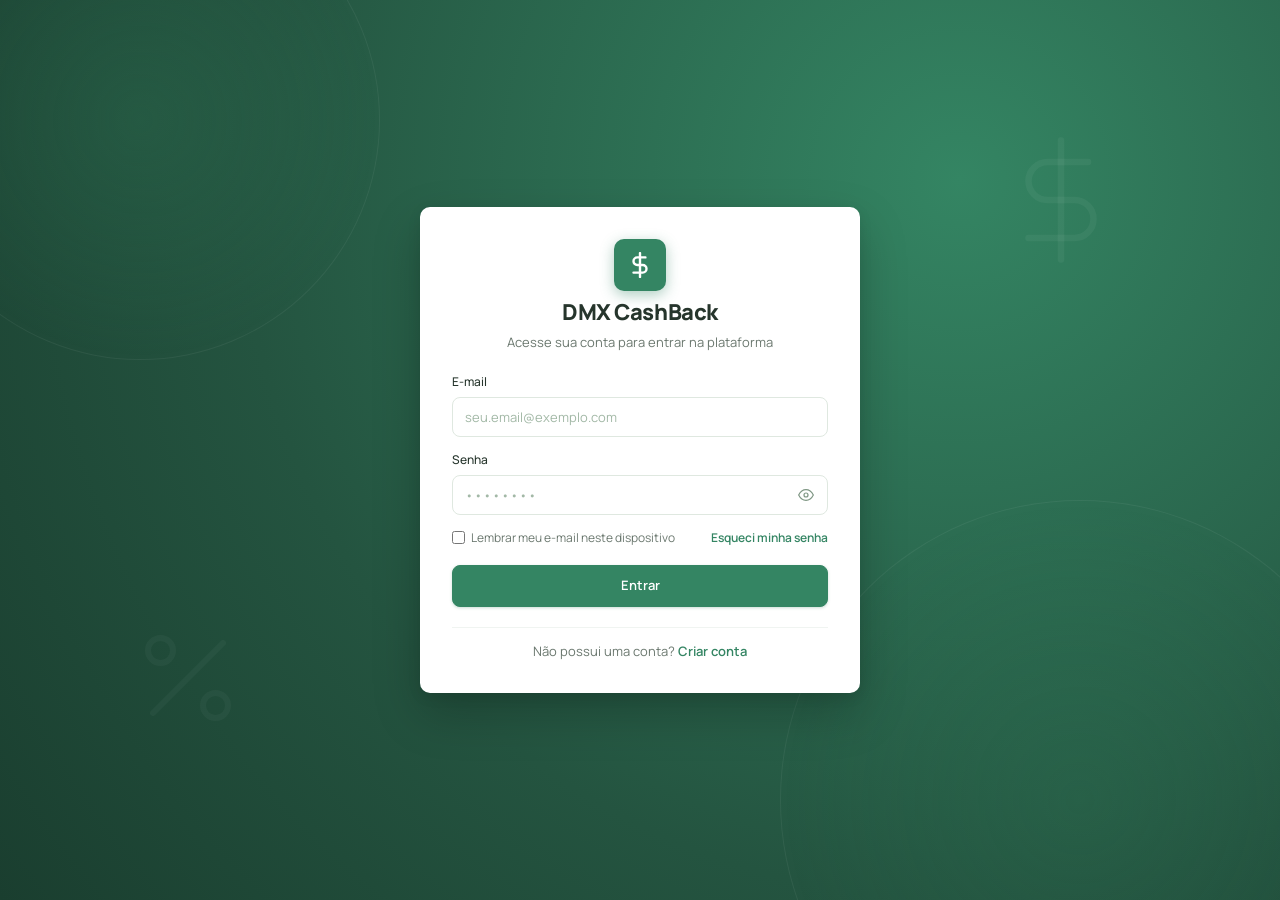
<file: index.html>
<!DOCTYPE html>
<html lang="pt-BR">
<head>
  <meta charset="UTF-8" />
  <meta name="viewport" content="width=device-width, initial-scale=1.0" />
  <title>DMX CashBack — Sistema de Gestão</title>
  <meta name="description" content="Plataforma de gestão de cashback DMX — controle de clientes, lançamentos, boletos, notas e lotes." />

  <!-- Compatibilidade GitHub Pages: redireciona para URL com barra final caso seja acessado sem ela -->
  <script>
    (function() {
      var p = window.location.pathname;
      if (p && !p.endsWith('/') && !p.endsWith('.html')) {
        window.location.replace(p + '/' + window.location.search + window.location.hash);
      }
    })();
  </script>

  <!-- Sessão Unificada DMX CashBack -->
  <script>
    // A autenticação e o redirecionamento automático por perfil (Admin/Cliente/Empresa)
    // são gerenciados de forma centralizada pelo controlador unificado no carregamento.
  </script>

  <link rel="preconnect" href="https://fonts.googleapis.com" />
  <link rel="preconnect" href="https://fonts.gstatic.com" crossorigin />
  <link href="https://fonts.googleapis.com/css2?family=Manrope:wght@400;500;600;700;800&display=swap" rel="stylesheet" />
  <link rel="stylesheet" href="./tokens.css" onerror="this.onerror=null;this.href='./css/tokens.css';" />
  <link rel="stylesheet" href="./base.css" onerror="this.onerror=null;this.href='./css/base.css';" />
  <link rel="stylesheet" href="./layout.css" onerror="this.onerror=null;this.href='./css/layout.css';" />
  <link rel="stylesheet" href="./components.css" onerror="this.onerror=null;this.href='./css/components.css';" />
  <link rel="stylesheet" href="./responsive.css" onerror="this.onerror=null;this.href='./css/responsive.css';" />
</head>
<body>

<!-- ═══════════════════════════════════════════════════════
     0. TELA DE AUTENTICAÇÃO (Login / Cadastro / Recuperação)
═══════════════════════════════════════════════════════ -->
<div class="auth-overlay" id="authOverlay" style="display: flex;">
  <div class="company-selector-bg-deco" aria-hidden="true">
    <div class="deco-circle deco-circle--1"></div>
    <div class="deco-circle deco-circle--2"></div>
    <div class="deco-circle deco-circle--3"></div>
    <div class="deco-dollar">
      <svg width="130" height="130" viewBox="0 0 24 24" fill="none" stroke="rgba(255,255,255,0.08)" stroke-width="1.2" stroke-linecap="round" stroke-linejoin="round">
        <line x1="12" y1="1" x2="12" y2="23"/>
        <path d="M17 5H9.5a3.5 3.5 0 0 0 0 7h5a3.5 3.5 0 0 1 0 7H6"/>
      </svg>
    </div>
    <div class="deco-percent">
      <svg width="120" height="120" viewBox="0 0 24 24" fill="none" stroke="rgba(255,255,255,0.07)" stroke-width="1.2" stroke-linecap="round" stroke-linejoin="round">
        <line x1="19" y1="5" x2="5" y2="19"/>
        <circle cx="6.5" cy="6.5" r="2.5"/>
        <circle cx="17.5" cy="17.5" r="2.5"/>
      </svg>
    </div>
  </div>

  <div class="auth-card">
    
    <!-- ── Visão de Login Unificado ── -->
    <div id="authLoginView" style="display: flex; flex-direction: column; gap: 20px;">
      <div class="auth-header">
        <div class="auth-logo-badge">
          <svg width="26" height="26" viewBox="0 0 24 24" fill="none" stroke="white" stroke-width="2.2" stroke-linecap="round"><line x1="12" y1="1" x2="12" y2="23"/><path d="M17 5H9.5a3.5 3.5 0 000 7h5a3.5 3.5 0 010 7H6"/></svg>
        </div>
        <h1 class="auth-title">DMX CashBack</h1>
        <p class="auth-subtitle">Acesse sua conta para entrar na plataforma</p>
      </div>

      <!-- Histórico local discreto de contas salvas -->
      <div class="auth-saved-account" id="savedAccountBox" style="display: none;">
        <div class="saved-account-user">
          <div class="saved-avatar" id="savedAvatarDisplay">--</div>
          <div>
            <div class="saved-name" id="savedNameDisplay">--</div>
            <div class="saved-email" id="savedEmailDisplay">--</div>
          </div>
        </div>
        <div style="display: flex; gap: 8px; align-items: center;">
          <button type="button" class="btn btn--ghost btn--sm" id="useAnotherAccount" style="font-size: 11px;">Outra conta</button>
          <button type="button" class="saved-remove-btn" id="removeSavedAccount" title="Remover deste dispositivo">
            <svg width="14" height="14" viewBox="0 0 24 24" fill="none" stroke="currentColor" stroke-width="2"><line x1="18" y1="6" x2="6" y2="18"/><line x1="6" y1="6" x2="18" y2="18"/></svg>
          </button>
        </div>
      </div>

      <!-- Formulário de Login Unificado -->
      <form id="loginForm" style="display: flex; flex-direction: column; gap: 14px;">
        <div class="input-group">
          <label class="input-label" for="loginEmail">E-mail</label>
          <input type="email" id="loginEmail" class="input" placeholder="seu.email@exemplo.com" value="" required autocomplete="username" />
        </div>

        <div class="input-group">
          <label class="input-label" for="loginPassword">Senha</label>
          <div class="password-input-wrap">
            <input type="password" id="loginPassword" class="input" placeholder="••••••••" value="" required autocomplete="current-password" />
            <button type="button" class="btn-toggle-pw" id="togglePasswordBtn" aria-label="Mostrar ou ocultar senha">
              <svg width="16" height="16" viewBox="0 0 24 24" fill="none" stroke="currentColor" stroke-width="1.8"><path d="M1 12s4-8 11-8 11 8 11 8-4 8-11 8-11-8-11-8z"/><circle cx="12" cy="12" r="3"/></svg>
            </button>
          </div>
        </div>

        <div class="auth-form-footer">
          <label style="display: flex; align-items: center; gap: 6px; cursor: pointer; user-select: none;">
            <input type="checkbox" id="rememberAccount" />
            <span>Lembrar meu e-mail neste dispositivo</span>
          </label>
          <a href="#" class="auth-link" id="linkGoToForgot">Esqueci minha senha</a>
        </div>

        <button type="submit" class="btn btn--primary btn--md" id="loginSubmitBtn" style="width: 100%; height: 42px; margin-top: 4px;">
          Entrar
        </button>
      </form>

      <div style="text-align: center; font-size: 13px; color: var(--color-text-secondary); border-top: 1px solid var(--neutral-100); padding-top: 14px;">
        Não possui uma conta? <a href="#" class="auth-link" id="linkGoToRegister">Criar conta</a>
      </div>
    </div>

    <!-- ── Visão de Cadastro Unificado ── -->
    <div id="authRegisterView" style="display: none; flex-direction: column; gap: 18px;">
      <div class="auth-header">
        <h2 class="auth-title" style="font-size: 20px;">Criar nova conta</h2>
        <p class="auth-subtitle">Informe seus dados para iniciar na plataforma</p>
      </div>

      <form id="registerForm" style="display: flex; flex-direction: column; gap: 12px;">
        <div class="input-group">
          <label class="input-label" for="regAccountType">Tipo de perfil <span class="required-mark">*</span></label>
          <select id="regAccountType" class="input" required>
            <option value="business">Empresa / Lojista (Gerenciar cashback para clientes)</option>
            <option value="client">Consumidor / Cliente (Acompanhar meu cashback)</option>
          </select>
        </div>

        <div class="input-group">
          <label class="input-label" for="regName">Nome completo <span class="required-mark">*</span></label>
          <input type="text" id="regName" class="input" placeholder="Ex: Seu Nome Completo" required autocomplete="name" />
        </div>

        <div class="input-group">
          <label class="input-label" for="regEmail">E-mail <span class="required-mark">*</span></label>
          <input type="email" id="regEmail" class="input" placeholder="seu.email@exemplo.com" required autocomplete="email" />
        </div>

        <div class="form-grid-2">
          <div class="input-group">
            <label class="input-label" for="regPassword">Senha <span class="required-mark">*</span></label>
            <input type="password" id="regPassword" class="input" placeholder="••••••••" required autocomplete="new-password" />
          </div>
          <div class="input-group">
            <label class="input-label" for="regPasswordConfirm">Confirmar senha <span class="required-mark">*</span></label>
            <input type="password" id="regPasswordConfirm" class="input" placeholder="••••••••" required autocomplete="new-password" />
          </div>
        </div>

        <div class="input-group" id="regCompanyGroup">
          <label class="input-label" for="regCompany">Nome da Empresa (opcional)</label>
          <input type="text" id="regCompany" class="input" placeholder="Nome da sua loja ou empresa" />
        </div>

        <button type="submit" class="btn btn--primary btn--md" id="regSubmitBtn" style="width: 100%; margin-top: 8px;">
          Cadastrar conta
        </button>

        <button type="button" class="btn btn--ghost btn--sm" id="linkBackToLoginFromReg" style="width: 100%;">
          Voltar para o login
        </button>
      </form>
    </div>

    <!-- ── Visão de Esqueci a Senha ── -->
    <div id="authForgotView" style="display: none; flex-direction: column; gap: 18px;">
      <div class="auth-header">
        <h2 class="auth-title" style="font-size: 20px;">Recuperar senha</h2>
        <p class="auth-subtitle">Enviaremos um link de redefinição para o seu e-mail cadastrado</p>
      </div>

      <form id="forgotForm" style="display: flex; flex-direction: column; gap: 14px;">
        <div class="input-group">
          <label class="input-label">E-mail cadastrado <span class="required-mark">*</span></label>
          <input type="email" class="input" placeholder="seu.email@empresa.com" required />
        </div>

        <button type="submit" class="btn btn--primary btn--md" style="width: 100%;">
          Enviar instruções
        </button>

        <button type="button" class="btn btn--ghost btn--sm" id="linkBackToLoginFromForgot" style="width: 100%;">
          Voltar para o login
        </button>
      </form>
    </div>

  </div>
</div>

<!-- ═══════════════════════════════════════════════════════
     SELETOR DE EMPRESA (Pós-login para múltiplos acessos)
═══════════════════════════════════════════════════════ -->
<div class="company-selector-overlay" id="companySelectorOverlay" style="display: none;">
  <div class="company-selector-bg-deco" aria-hidden="true">
    <div class="deco-circle deco-circle--1"></div>
    <div class="deco-circle deco-circle--2"></div>
    <div class="deco-circle deco-circle--3"></div>
  </div>

  <div class="company-selector-card">
    <div class="company-selector-header">
      <div class="brand-mark-large">
        <svg width="28" height="28" viewBox="0 0 24 24" fill="none" stroke="white" stroke-width="2.2" stroke-linecap="round"><line x1="12" y1="1" x2="12" y2="23"/><path d="M17 5H9.5a3.5 3.5 0 000 7h5a3.5 3.5 0 010 7H6"/></svg>
      </div>
      <div class="company-selector-title-wrap">
        <h2 class="company-selector-title">Selecione a empresa</h2>
        <p class="company-selector-subtitle">Escolha a unidade que deseja gerenciar agora</p>
      </div>
    </div>

    <div class="company-selector-search-wrap">
      <div class="input-search-wrap">
        <span class="input-search-icon">
          <svg width="16" height="16" viewBox="0 0 24 24" fill="none" stroke="currentColor" stroke-width="1.8"><circle cx="11" cy="11" r="8"/><line x1="21" y1="21" x2="16.65" y2="16.65"/></svg>
        </span>
        <input type="text" id="companySearch" class="input input-search" placeholder="Pesquisar empresa autorizada..." autocomplete="off" />
      </div>
    </div>

    <div class="company-list" id="companyList">
      <div style="text-align: center; padding: 24px; color: var(--color-text-secondary); font-size: 13px;">
        Nenhuma empresa cadastrada para esta conta.
      </div>
    </div>

    <div class="company-selector-footer">
      <button class="btn btn--ghost btn--sm" type="button" onclick="logout()">
        <svg width="14" height="14" viewBox="0 0 24 24" fill="none" stroke="currentColor" stroke-width="2"><line x1="19" y1="12" x2="5" y2="12"/><polyline points="12 19 5 12 12 5"/></svg>
        Trocar de conta
      </button>
      <button class="btn btn--primary btn--md" id="enterBtn" type="button">
        Entrar na empresa
        <svg width="16" height="16" viewBox="0 0 24 24" fill="none" stroke="currentColor" stroke-width="2"><line x1="5" y1="12" x2="19" y2="12"/><polyline points="12 5 19 12 12 19"/></svg>
      </button>
    </div>

    <div class="company-selector-version">v.8.5.0.1 [default]</div>
  </div>
</div>

<!-- ═══════════════════════════════════════════════════════
     APP SHELL PRINCIPAL
═══════════════════════════════════════════════════════ -->
<div class="app-shell" id="app">

  <!-- Sidebar Overlay (mobile) -->
  <div class="sidebar-overlay" id="sidebarOverlay"></div>

  <!-- ── SIDEBAR ────────────────────────────────────── -->
  <aside class="sidebar" id="sidebar" role="navigation" aria-label="Menu principal">

    <!-- Logo -->
    <div class="sidebar-logo">
      <div class="sidebar-logo-icon" aria-hidden="true">
        <svg width="20" height="20" viewBox="0 0 24 24" fill="none" stroke="white" stroke-width="2.2" stroke-linecap="round"><line x1="12" y1="1" x2="12" y2="23"/><path d="M17 5H9.5a3.5 3.5 0 000 7h5a3.5 3.5 0 010 7H6"/></svg>
      </div>
      <div class="sidebar-logo-text">
        <span class="sidebar-logo-brand">DMX <span style="color: #6EE7B7; font-weight: 800;">CashBack</span></span>
      </div>
    </div>

    <!-- User Profile (Sem versão técnica, dinâmico por conta autenticada) -->
    <div class="sidebar-profile">
      <div class="sidebar-avatar" id="sidebarAvatarDisplay" aria-hidden="true">
        <svg width="18" height="18" viewBox="0 0 24 24" fill="none" stroke="white" stroke-width="2"><path d="M20 21v-2a4 4 0 00-4-4H8a4 4 0 00-4 4v2"/><circle cx="12" cy="7" r="4"/></svg>
      </div>
      <div class="sidebar-profile-info">
        <span class="sidebar-profile-name" id="sidebarUserName">Administrador</span>
      </div>
    </div>

    <!-- Navigation Groups -->
    <nav class="sidebar-nav">

      <!-- Início -->
      <div class="nav-item nav-item--standalone nav-item--active" onclick="navigateTo('dashboard')" role="menuitem" tabindex="0" data-tooltip="Início">
        <span class="nav-item-icon" aria-hidden="true">
          <svg width="18" height="18" viewBox="0 0 24 24" fill="none" stroke="currentColor" stroke-width="1.8"><path d="M3 9l9-7 9 7v11a2 2 0 01-2 2H5a2 2 0 01-2-2z"/><polyline points="9 22 9 12 15 12 15 22"/></svg>
        </span>
        <span class="nav-item-label">Início</span>
      </div>

      <!-- CASHBACK Group -->
      <div class="nav-group">
        <div class="nav-group-label">Cashback</div>
        <div class="nav-item nav-item--open" data-nav-group="cashback" role="button" tabindex="0" data-tooltip="CASHBACK">
          <span class="nav-item-icon" aria-hidden="true">
            <svg width="18" height="18" viewBox="0 0 24 24" fill="none" stroke="currentColor" stroke-width="1.8"><polyline points="23 6 13.5 15.5 8.5 10.5 1 18"/><polyline points="17 6 23 6 23 12"/></svg>
          </span>
          <span class="nav-item-label">CASHBACK</span>
          <span class="nav-item-chevron" aria-hidden="true">
            <svg width="14" height="14" viewBox="0 0 24 24" fill="none" stroke="currentColor" stroke-width="2.5"><polyline points="6 9 12 15 18 9"/></svg>
          </span>
        </div>
        <div class="nav-submenu nav-submenu--open" id="submenu-cashback">
          <div class="nav-subitem" data-nav-page="clientes" role="menuitem" tabindex="0">
            <svg width="15" height="15" viewBox="0 0 24 24" fill="none" stroke="currentColor" stroke-width="1.8"><path d="M17 21v-2a4 4 0 00-4-4H5a4 4 0 00-4 4v2"/><circle cx="9" cy="7" r="4"/></svg>
            Clientes
          </div>
          <div class="nav-subitem" data-nav-page="lancamentos" role="menuitem" tabindex="0">
            <svg width="15" height="15" viewBox="0 0 24 24" fill="none" stroke="currentColor" stroke-width="1.8"><line x1="12" y1="1" x2="12" y2="23"/><path d="M17 5H9.5a3.5 3.5 0 000 7h5a3.5 3.5 0 010 7H6"/></svg>
            Lançamentos de cashback
          </div>
          <div class="nav-subitem" data-nav-page="importar" role="menuitem" tabindex="0">
            <svg width="15" height="15" viewBox="0 0 24 24" fill="none" stroke="currentColor" stroke-width="1.8"><polyline points="16 16 12 12 8 16"/><line x1="12" y1="12" x2="12" y2="21"/><path d="M20.39 18.39A5 5 0 0018 9h-1.26A8 8 0 103 16.3"/></svg>
            Importar planilha
          </div>
        </div>
      </div>

      <!-- GESTÃO Group -->
      <div class="nav-group">
        <div class="nav-group-label">Gestão</div>
        <div class="nav-item nav-item--open" data-nav-group="gestao" role="button" tabindex="0" data-tooltip="GESTÃO">
          <span class="nav-item-icon" aria-hidden="true">
            <svg width="18" height="18" viewBox="0 0 24 24" fill="none" stroke="currentColor" stroke-width="1.8"><rect x="2" y="7" width="20" height="14" rx="2"/><path d="M16 21V5a2 2 0 00-2-2h-4a2 2 0 00-2 2v16"/></svg>
          </span>
          <span class="nav-item-label">GESTÃO</span>
          <span class="nav-item-chevron" aria-hidden="true">
            <svg width="14" height="14" viewBox="0 0 24 24" fill="none" stroke="currentColor" stroke-width="2.5"><polyline points="6 9 12 15 18 9"/></svg>
          </span>
        </div>
        <div class="nav-submenu nav-submenu--open" id="submenu-gestao">
          <div class="nav-subitem" data-nav-page="boletos" role="menuitem" tabindex="0">
            <svg width="15" height="15" viewBox="0 0 24 24" fill="none" stroke="currentColor" stroke-width="1.8"><path d="M14 2H6a2 2 0 00-2 2v16a2 2 0 002 2h12a2 2 0 002-2V8z"/><polyline points="14 2 14 8 20 8"/><line x1="16" y1="13" x2="8" y2="13"/><line x1="16" y1="17" x2="8" y2="17"/></svg>
            Boletos
          </div>
          <div class="nav-subitem" data-nav-page="notas" role="menuitem" tabindex="0">
            <svg width="15" height="15" viewBox="0 0 24 24" fill="none" stroke="currentColor" stroke-width="1.8"><path d="M4 2v20l2-1 2 1 2-1 2 1 2-1 2 1 2-1 2 1 2-1 2 1V2l-2 1-2-1-2 1-2-1-2 1-2-1-2 1-2-1z"/><line x1="8" y1="8" x2="16" y2="8"/><line x1="8" y1="12" x2="16" y2="12"/></svg>
            Notas
          </div>
          <div class="nav-subitem" data-nav-page="lotes" role="menuitem" tabindex="0">
            <svg width="15" height="15" viewBox="0 0 24 24" fill="none" stroke="currentColor" stroke-width="1.8"><polygon points="12 2 2 7 12 12 22 7 12 2"/><polyline points="2 17 12 22 22 17"/><polyline points="2 12 12 17 22 12"/></svg>
            Lotes
          </div>
          <div class="nav-subitem" data-nav-page="consulta-registros" role="menuitem" tabindex="0">
            <svg width="15" height="15" viewBox="0 0 24 24" fill="none" stroke="currentColor" stroke-width="1.8"><circle cx="11" cy="11" r="8"/><line x1="21" y1="21" x2="16.65" y2="16.65"/></svg>
            Consulta de Registros
          </div>
        </div>
      </div>

      <!-- CONFIGURAÇÕES ADMINISTRATIVAS (Restrito a Administradores) -->
      <div class="nav-group admin-only" id="navGroupAdmin">
        <div class="nav-group-label">Configurações Administrativas</div>
        <div class="nav-item nav-item--open" data-nav-group="config-admin" role="button" tabindex="0" data-tooltip="ADMINISTRAÇÃO">
          <span class="nav-item-icon" aria-hidden="true">
            <svg width="18" height="18" viewBox="0 0 24 24" fill="none" stroke="currentColor" stroke-width="1.8"><path d="M12 22s8-4 8-10V5l-8-3-8 3v7c0 6 8 10 8 10z"/></svg>
          </span>
          <span class="nav-item-label">ADMINISTRAÇÃO</span>
          <span class="nav-item-chevron" aria-hidden="true">
            <svg width="14" height="14" viewBox="0 0 24 24" fill="none" stroke="currentColor" stroke-width="2.5"><polyline points="6 9 12 15 18 9"/></svg>
          </span>
        </div>
        <div class="nav-submenu nav-submenu--open" id="submenu-config-admin">
          <div class="nav-subitem" data-nav-page="empresas" role="menuitem" tabindex="0">
            <svg width="15" height="15" viewBox="0 0 24 24" fill="none" stroke="currentColor" stroke-width="1.8"><rect x="2" y="7" width="20" height="14" rx="2"/><path d="M16 21V5a2 2 0 00-2-2h-4a2 2 0 00-2 2v16"/></svg>
            Empresas
          </div>
          <div class="nav-subitem" data-nav-page="usuarios" role="menuitem" tabindex="0">
            <svg width="15" height="15" viewBox="0 0 24 24" fill="none" stroke="currentColor" stroke-width="1.8"><circle cx="12" cy="8" r="4"/><path d="M6 20v-2a4 4 0 014-4h4a4 4 0 014 4v2"/></svg>
            Usuários
          </div>
          <div class="nav-subitem" data-nav-page="comunicacao" role="menuitem" tabindex="0">
            <svg width="15" height="15" viewBox="0 0 24 24" fill="none" stroke="currentColor" stroke-width="1.8"><path d="M4 4h16c1.1 0 2 .9 2 2v12c0 1.1-.9 2-2 2H4c-1.1 0-2-.9-2-2V6c0-1.1.9-2 2-2z"/><polyline points="22 6 12 13 2 6"/></svg>
            Comunicação e E-mails
          </div>
        </div>
      </div>

    </nav>
  </aside>
  <!-- /SIDEBAR -->

  <!-- ── MAIN CONTENT ──────────────────────────────── -->
  <div class="main-content" id="mainContent">

    <!-- TOPBAR -->
    <header class="topbar" role="banner">
      <button class="topbar-toggle" id="topbarToggle" aria-label="Alternar menu">
        <svg width="20" height="20" viewBox="0 0 24 24" fill="none" stroke="currentColor" stroke-width="2" stroke-linecap="round"><line x1="3" y1="6" x2="21" y2="6"/><line x1="3" y1="12" x2="21" y2="12"/><line x1="3" y1="18" x2="21" y2="18"/></svg>
      </button>

      <div class="topbar-divider" aria-hidden="true"></div>

      <!-- Empresa e Rota Atual (Navegação Integrada e Compacta) -->
      <div class="topbar-company">
        <span class="topbar-company-name" id="companyNameDisplay" title="Clique para alternar de empresa">DMX CashBack <svg width="12" height="12" viewBox="0 0 24 24" fill="none" stroke="currentColor" stroke-width="2" style="margin-left: 2px; vertical-align: middle;"><path d="M6 9l6 6 6-6"/></svg></span>
        <span class="topbar-breadcrumb-sep" aria-hidden="true">/</span>
        <span class="topbar-breadcrumb-current" id="topbarCurrentPage">Início</span>
      </div>

      <div class="topbar-spacer"></div>

      <!-- Topbar Actions -->
      <div class="topbar-actions" style="position: relative; display: flex; align-items: center; gap: 8px;">

        <!-- Notificações -->
        <button class="topbar-action-btn" id="topbarNotifBtn" aria-label="Notificações" title="Central de Notificações">
          <svg width="20" height="20" viewBox="0 0 24 24" fill="none" stroke="currentColor" stroke-width="1.8" stroke-linecap="round"><path d="M18 8A6 6 0 006 8c0 7-3 9-3 9h18s-3-2-3-9"/><path d="M13.73 21a2 2 0 01-3.46 0"/></svg>
          <span class="notification-badge" id="notifBadge">5</span>
        </button>

        <!-- Central de Notificações Painel Flutuante -->
        <div class="notifications-panel" id="notificationsPanel">
          <div class="notifications-header">
            <div class="notifications-title-wrap">
              <span class="notifications-title">Notificações</span>
              <span class="notif-unread-count" id="notifPanelCount">5 não lidas</span>
            </div>
            <button type="button" class="notif-mark-read-btn" id="notifMarkAllBtn">Marcar todas como lidas</button>
          </div>

          <div class="notifications-tabs">
            <button type="button" class="notif-tab notif-tab--active" data-category="all">Todas</button>
            <button type="button" class="notif-tab" data-category="unread">Não lidas</button>
            <button type="button" class="notif-tab" data-category="cashback">Cashback</button>
            <button type="button" class="notif-tab" data-category="import">Importação</button>
            <button type="button" class="notif-tab" data-category="financial">Financeiro</button>
          </div>

          <div class="notifications-list" id="notifList"></div>
        </div>

        <!-- Configurações Gerais da Conta (Engrenagem) -->
        <button class="topbar-action-btn" id="topbarSettingsBtn" aria-label="Configurações da conta" title="Configurações da Conta">
          <svg width="20" height="20" viewBox="0 0 24 24" fill="none" stroke="currentColor" stroke-width="1.8" stroke-linecap="round"><circle cx="12" cy="12" r="3"/><path d="M19.4 15a1.65 1.65 0 00.33 1.82l.06.06a2 2 0 010 2.83 2 2 0 01-2.83 0l-.06-.06a1.65 1.65 0 00-1.82-.33 1.65 1.65 0 00-1 1.51V21a2 2 0 01-4 0v-.09A1.65 1.65 0 009 19.4a1.65 1.65 0 00-1.82.33l-.06.06a2 2 0 01-2.83-2.83l.06-.06A1.65 1.65 0 004.68 15a1.65 1.65 0 00-1.51-1H3a2 2 0 010-4h.09A1.65 1.65 0 004.6 9a1.65 1.65 0 00-.33-1.82l-.06-.06a2 2 0 012.83-2.83l.06.06A1.65 1.65 0 009 4.68a1.65 1.65 0 001-1.51V3a2 2 0 014 0v.09a1.65 1.65 0 001 1.51 1.65 1.65 0 001.82-.33l.06-.06a2 2 0 012.83 2.83l-.06.06A1.65 1.65 0 0019.4 9a1.65 1.65 0 001.51 1H21a2 2 0 010 4h-.09a1.65 1.65 0 00-1.51 1z"/></svg>
        </button>

        <div class="topbar-divider" aria-hidden="true"></div>

        <!-- Logout -->
        <button class="topbar-action-btn topbar-action-btn--logout" aria-label="Sair da conta" title="Sair / Trocar de Conta" onclick="logout()">
          <svg width="20" height="20" viewBox="0 0 24 24" fill="none" stroke="currentColor" stroke-width="1.8" stroke-linecap="round"><path d="M9 21H5a2 2 0 01-2-2V5a2 2 0 012-2h4"/><polyline points="16 17 21 12 16 7"/><line x1="21" y1="12" x2="9" y2="12"/></svg>
        </button>
      </div>
    </header>

    <!-- PAGE WRAPPER -->
    <main class="page-wrapper" role="main">

      <!-- ─── SCREEN 1: DASHBOARD RESUMIDO (Início) ────────── -->
      <div class="screen screen--active" id="screen-dashboard">
        <div class="page-content">
          <div class="page-header">
            <div>
              <h1 class="page-title">Painel de Controle</h1>
              <p class="page-subtitle">Visão geral e resumo das operações financeiras e de cashback</p>
            </div>
            <div style="display: flex; gap: 8px;">
              <button class="btn btn--secondary btn--md" onclick="navigateTo('importar')">
                <svg width="16" height="16" viewBox="0 0 24 24" fill="none" stroke="currentColor" stroke-width="2"><polyline points="16 16 12 12 8 16"/><line x1="12" y1="12" x2="12" y2="21"/></svg>
                Importar Planilha
              </button>
              <button class="btn btn--primary btn--md" data-action="refresh">
                <svg width="16" height="16" viewBox="0 0 24 24" fill="none" stroke="currentColor" stroke-width="2"><polyline points="23 4 23 10 17 10"/><path d="M20.49 15a9 9 0 11-2.12-9.36L23 10"/></svg>
                Atualizar
              </button>
            </div>
          </div>

          <!-- Métricas Resumidas em Destaque -->
          <div class="dashboard-metrics-grid">
            <div class="dashboard-metric-card">
              <div class="metric-card-icon" style="background: #E8F4EC; color: #348563;">
                <svg width="22" height="22" viewBox="0 0 24 24" fill="none" stroke="currentColor" stroke-width="2"><line x1="12" y1="1" x2="12" y2="23"/><path d="M17 5H9.5a3.5 3.5 0 000 7h5a3.5 3.5 0 010 7H6"/></svg>
              </div>
              <div class="metric-card-info">
                <span class="metric-card-label">Total Importado</span>
                <span class="metric-card-val" id="dashMetricTotal">R$ 0,00</span>
                <span class="metric-card-meta">0 lotes processados</span>
              </div>
            </div>

            <div class="dashboard-metric-card">
              <div class="metric-card-icon" style="background: #EBF5EE; color: #245440;">
                <svg width="22" height="22" viewBox="0 0 24 24" fill="none" stroke="currentColor" stroke-width="2"><polyline points="20 6 9 17 4 12"/></svg>
              </div>
              <div class="metric-card-info">
                <span class="metric-card-label">Saldo Disponível</span>
                <span class="metric-card-val" style="color: #348563;" id="dashMetricBalance">R$ 0,00</span>
                <span class="metric-card-meta">0% disponível para uso</span>
              </div>
            </div>

            <div class="dashboard-metric-card" onclick="navigateTo('clientes')" style="cursor: pointer;">
              <div class="metric-card-icon" style="background: #EFF6FF; color: #2563EB;">
                <svg width="22" height="22" viewBox="0 0 24 24" fill="none" stroke="currentColor" stroke-width="2"><path d="M17 21v-2a4 4 0 00-4-4H5a4 4 0 00-4 4v2"/><circle cx="9" cy="7" r="4"/></svg>
              </div>
              <div class="metric-card-info">
                <span class="metric-card-label">Clientes Cadastrados</span>
                <span class="metric-card-val" id="dashMetricClients">0</span>
                <span class="metric-card-meta">0 novos neste mês</span>
              </div>
            </div>

            <div class="dashboard-metric-card" onclick="navigateTo('lotes')" style="cursor: pointer;">
              <div class="metric-card-icon" style="background: #FEF3E2; color: #D4831A;">
                <svg width="22" height="22" viewBox="0 0 24 24" fill="none" stroke="currentColor" stroke-width="2"><polygon points="12 2 2 7 12 12 22 7 12 2"/><polyline points="2 17 12 22 22 17"/><polyline points="2 12 12 17 22 12"/></svg>
              </div>
              <div class="metric-card-info">
                <span class="metric-card-label">Lotes Ativos</span>
                <span class="metric-card-val" id="dashMetricLots">0</span>
                <span class="metric-card-meta">Nenhum lote ativo &rarr;</span>
              </div>
            </div>
          </div>

          <!-- Grade de duas colunas: Pendências e Últimas Atividades -->
          <div class="dashboard-two-col">
            
            <!-- Coluna 1: Pendências e Alertas -->
            <div class="dashboard-panel-card">
              <div class="dashboard-panel-header">
                <span class="dashboard-panel-title">Pendências e Atenção</span>
                <span class="badge badge--neutral">0 pendentes</span>
              </div>
              <div class="dashboard-alerts-list">
                <div style="padding: 32px 16px; text-align: center; color: var(--color-text-secondary); font-size: 13px;">
                  <div style="width: 40px; height: 40px; border-radius: 50%; background: #E8F4EC; color: #348563; display: flex; align-items: center; justify-content: center; margin: 0 auto 8px;">
                    <svg width="18" height="18" viewBox="0 0 24 24" fill="none" stroke="currentColor" stroke-width="2"><polyline points="20 6 9 17 4 12"/></svg>
                  </div>
                  <strong>Tudo em dia!</strong>
                  <div style="font-size: 12px; margin-top: 2px;">Nenhuma pendência ou alerta operacional no momento.</div>
                </div>
              </div>
            </div>

            <!-- Coluna 2: Últimas Movimentações -->
            <div class="dashboard-panel-card">
              <div class="dashboard-panel-header">
                <span class="dashboard-panel-title">Atividades Recentes de Cashback</span>
                <a href="#" class="dashboard-panel-action" onclick="navigateTo('lancamentos')">Ver todos &rarr;</a>
              </div>
              <div style="overflow-x: auto;">
                <table class="data-table" style="font-size: 13px;">
                  <thead>
                    <tr>
                      <th>Data</th>
                      <th>Cliente</th>
                      <th>Departamento</th>
                      <th class="th-right">Valor</th>
                    </tr>
                  </thead>
                  <tbody>
                    <tr>
                      <td colspan="4" style="text-align: center; padding: 32px 16px; color: var(--color-text-secondary); font-size: 13px;">
                        Nenhuma atividade recente de cashback registrada.
                      </td>
                    </tr>
                  </tbody>
                </table>
              </div>
            </div>

          </div>
        </div>
      </div>
      <!-- /SCREEN DASHBOARD -->

      <!-- ─── SCREEN 2: CLIENTES (Simplificada) ────────────── -->
      <div class="screen" id="screen-clientes">
        <div class="page-content">
          <div class="page-header">
            <div>
              <h1 class="page-title">Clientes</h1>
              <p class="page-subtitle">Gerencie os clientes e seus saldos acumulados de cashback</p>
            </div>
            <div style="display: flex; gap: 8px; align-items: center;">
              <button class="btn btn--primary btn--md" id="btnNovoCliente">
                <svg width="16" height="16" viewBox="0 0 24 24" fill="none" stroke="currentColor" stroke-width="2.2"><line x1="12" y1="5" x2="12" y2="19"/><line x1="5" y1="12" x2="19" y2="12"/></svg>
                Novo cliente
              </button>
            </div>
          </div>

          <div class="content-card">
            <!-- Barra de Filtros e Pesquisa Simples -->
            <div style="padding: 14px 18px; border-bottom: 1px solid var(--color-border); display: flex; justify-content: space-between; align-items: center; flex-wrap: wrap; gap: 12px; background: #FAFCFA;">
              <div class="table-filter-bar" style="margin-bottom: 0;">
                <button type="button" class="filter-chip filter-chip--active" data-filter="all">Todos (0)</button>
                <button type="button" class="filter-chip" data-filter="active">Ativos (0)</button>
                <button type="button" class="filter-chip" data-filter="with-balance">Com Saldo (0)</button>
              </div>

              <div class="input-search-wrap input-search-wrap--sm" style="width: 260px;">
                <span class="input-search-icon">
                  <svg width="14" height="14" viewBox="0 0 24 24" fill="none" stroke="currentColor" stroke-width="2"><circle cx="11" cy="11" r="8"/><line x1="21" y1="21" x2="16.65" y2="16.65"/></svg>
                </span>
                <input type="text" class="input input-search" placeholder="Pesquisar cliente ou CPF..." />
              </div>
            </div>

            <!-- Tabela de Clientes -->
            <div class="table-area" id="tableClientes">
              <div class="table-wrapper">
                <table class="data-table" aria-label="Lista de clientes">
                  <thead>
                    <tr>
                      <th scope="col" style="width:60px">Código</th>
                      <th scope="col">Nome</th>
                      <th scope="col">CPF</th>
                      <th scope="col">Celular</th>
                      <th scope="col">E-Mail</th>
                      <th scope="col" class="th-right">Saldo Cashback</th>
                      <th scope="col" style="width:70px; text-align:center">Situação</th>
                      <th scope="col" class="th-right" style="width: 140px;">Ações</th>
                    </tr>
                  </thead>
                  <tbody>
                    <tr>
                      <td colspan="8" style="text-align: center; padding: 48px 16px; color: var(--color-text-secondary); font-size: 13px;">
                        <div style="width: 44px; height: 44px; border-radius: 50%; background: var(--neutral-100); color: var(--color-text-secondary); display: flex; align-items: center; justify-content: center; margin: 0 auto 10px;">
                          <svg width="20" height="20" viewBox="0 0 24 24" fill="none" stroke="currentColor" stroke-width="2"><path d="M17 21v-2a4 4 0 00-4-4H5a4 4 0 00-4 4v2"/><circle cx="9" cy="7" r="4"/></svg>
                        </div>
                        <div style="font-weight: 700; font-size: 14px; color: var(--color-text-primary); margin-bottom: 4px;">Nenhum cliente cadastrado ainda</div>
                        <div>Importe uma planilha com clientes ou cadastre um novo cliente manualmente.</div>
                      </td>
                    </tr>
                  </tbody>
                </table>
              </div>
            </div>

            <!-- Paginação -->
            <div class="pagination">
              <span class="page-info">0 clientes cadastrados</span>
              <button class="page-btn page-btn--refresh" data-action="refresh" title="Atualizar">
                <svg width="14" height="14" viewBox="0 0 24 24" fill="none" stroke="currentColor" stroke-width="2"><polyline points="23 4 23 10 17 10"/><path d="M20.49 15a9 9 0 11-2.12-9.36L23 10"/></svg>
              </button>
            </div>
          </div>
        </div>
      </div>
      <!-- /SCREEN CLIENTES -->

      <!-- ─── SCREEN 3: LANÇAMENTOS DE CASHBACK ───────────── -->
      <div class="screen" id="screen-lancamentos">
        <div class="page-content">
          <div class="page-header">
            <div>
              <h1 class="page-title">Lançamentos de cashback</h1>
              <p class="page-subtitle">Registro das movimentações de cashback geradas ou utilizadas</p>
            </div>
            <button class="btn btn--primary btn--md" id="btnNovoLancamento">
              <svg width="16" height="16" viewBox="0 0 24 24" fill="none" stroke="currentColor" stroke-width="2.2"><line x1="12" y1="5" x2="12" y2="19"/><line x1="5" y1="12" x2="19" y2="12"/></svg>
              Novo lançamento
            </button>
          </div>

          <div class="content-card">
            <!-- Barra de Filtros e Pesquisa -->
            <div style="padding: 14px 18px; border-bottom: 1px solid var(--color-border); display: flex; justify-content: space-between; align-items: center; flex-wrap: wrap; gap: 12px; background: #FAFCFA;">
              <div class="table-filter-bar" style="margin-bottom: 0;">
                <button type="button" class="filter-chip filter-chip--active" data-filter="all">Todos (0)</button>
                <button type="button" class="filter-chip" data-filter="disponivel">Disponível (0)</button>
                <button type="button" class="filter-chip" data-filter="utilizado">Utilizado (0)</button>
              </div>

              <div class="input-search-wrap input-search-wrap--sm" style="width: 260px;">
                <span class="input-search-icon">
                  <svg width="14" height="14" viewBox="0 0 24 24" fill="none" stroke="currentColor" stroke-width="2"><circle cx="11" cy="11" r="8"/><line x1="21" y1="21" x2="16.65" y2="16.65"/></svg>
                </span>
                <input type="text" class="input input-search" placeholder="Pesquisar por cliente, produto..." />
              </div>
            </div>

            <div class="table-area" id="tableLancamentos">
              <div class="table-wrapper">
                <table class="data-table" aria-label="Lançamentos de cashback">
                  <thead>
                    <tr>
                      <th scope="col" style="width:60px">Código</th>
                      <th scope="col" style="width:100px">Data</th>
                      <th scope="col">Cliente</th>
                      <th scope="col">Departamento</th>
                      <th scope="col">Produto</th>
                      <th scope="col" class="th-right">Valor</th>
                      <th scope="col" style="width:110px">Status</th>
                      <th scope="col" style="width:60px; text-align:center">Lote</th>
                      <th scope="col" class="th-right" style="width:100px">Ações</th>
                    </tr>
                  </thead>
                  <tbody>
                    <tr>
                      <td colspan="9" style="text-align: center; padding: 48px 16px; color: var(--color-text-secondary); font-size: 13px;">
                        <div style="width: 44px; height: 44px; border-radius: 50%; background: var(--neutral-100); color: var(--color-text-secondary); display: flex; align-items: center; justify-content: center; margin: 0 auto 10px;">
                          <svg width="20" height="20" viewBox="0 0 24 24" fill="none" stroke="currentColor" stroke-width="2"><line x1="12" y1="1" x2="12" y2="23"/><path d="M17 5H9.5a3.5 3.5 0 000 7h5a3.5 3.5 0 010 7H6"/></svg>
                        </div>
                        <div style="font-weight: 700; font-size: 14px; color: var(--color-text-primary); margin-bottom: 4px;">Nenhum lançamento de cashback registrado</div>
                        <div>Os lançamentos de cashback aparecerão aqui após a importação de planilhas.</div>
                      </td>
                    </tr>
                  </tbody>
                </table>
              </div>
            </div>

            <div class="pagination">
              <span class="page-info">0 lançamentos registrados</span>
              <button class="page-btn page-btn--refresh" data-action="refresh" title="Atualizar">
                <svg width="14" height="14" viewBox="0 0 24 24" fill="none" stroke="currentColor" stroke-width="2"><polyline points="23 4 23 10 17 10"/><path d="M20.49 15a9 9 0 11-2.12-9.36L23 10"/></svg>
              </button>
            </div>
          </div>
        </div>
      </div>
      <!-- /SCREEN LANÇAMENTOS -->

      <!-- ─── SCREEN 4: IMPORTAR PLANILHA (5 Passos) ───────── -->
      <div class="screen" id="screen-importar">
        <div class="page-content">
          <div class="page-header">
            <div>
              <h1 class="page-title">Importar Cashback em Lote</h1>
              <p class="page-subtitle">Siga as 5 etapas simplificadas para importar e conferir a planilha</p>
            </div>
          </div>

          <div class="content-card">
            <!-- Barra de Progresso das Etapas (Stepper) -->
            <div class="import-stepper">
              <div class="import-step-item import-step-item--active" data-step="1">
                <span class="import-step-circle">1</span>
                <span>Selecionar Arquivo</span>
              </div>
              <span class="import-step-arrow">&rarr;</span>

              <div class="import-step-item" data-step="2">
                <span class="import-step-circle">2</span>
                <span>Pré-visualização</span>
              </div>
              <span class="import-step-arrow">&rarr;</span>

              <div class="import-step-item" data-step="3">
                <span class="import-step-circle">3</span>
                <span>Conferência de Erros</span>
              </div>
              <span class="import-step-arrow">&rarr;</span>

              <div class="import-step-item" data-step="4">
                <span class="import-step-circle">4</span>
                <span>Confirmar Importação</span>
              </div>
              <span class="import-step-arrow">&rarr;</span>

              <div class="import-step-item" data-step="5">
                <span class="import-step-circle">5</span>
                <span>Resultado</span>
              </div>
            </div>

            <div class="import-form-body">
              
              <!-- ETAPA 1: Selecionar Arquivo -->
              <div id="importStep1">
                <div class="import-instruction-box" style="margin-bottom: 20px;">
                  <div class="import-instruction-icon">
                    <svg width="20" height="20" viewBox="0 0 24 24" fill="none" stroke="currentColor" stroke-width="2"><circle cx="12" cy="12" r="10"/><line x1="12" y1="8" x2="12" y2="12"/><line x1="12" y1="16" x2="12.01" y2="16"/></svg>
                  </div>
                  <div class="import-instruction-text">
                    Formatos compatíveis com cashback: <strong>Excel (.xlsx, .xls)</strong> e <strong>Texto delimitado (.csv)</strong>.
                    <span class="import-col-list">Estrutura recomendada: CPF · Nome · Valor de Cashback · Departamento · Produto · Celular</span>
                  </div>
                </div>

                <!-- Dropzone de Seleção -->
                <div class="import-dropzone" id="importDropzone" tabindex="0" role="button" aria-label="Área de seleção ou upload de arquivo">
                  <div class="dropzone-icon">
                    <svg width="28" height="28" viewBox="0 0 24 24" fill="none" stroke="currentColor" stroke-width="2"><polyline points="16 16 12 12 8 16"/><line x1="12" y1="12" x2="12" y2="21"/><path d="M20.39 18.39A5 5 0 0018 9h-1.26A8 8 0 103 16.3"/></svg>
                  </div>
                  <div>
                    <strong style="font-size: 15px; color: var(--color-text-primary);">Clique para escolher ou arraste o arquivo do seu computador</strong>
                    <p style="font-size: 12px; color: var(--color-text-secondary); margin-top: 4px;">O sistema identificará o formato e verificará a compatibilidade para importação</p>
                  </div>
                  <input type="file" id="importFileInput" class="sr-only" />
                  <button type="button" class="btn btn--primary btn--md" style="margin-top: 8px;" onclick="document.getElementById('importFileInput').click()">
                    Escolher arquivo do computador
                  </button>
                </div>

                <!-- Card com Detalhes do Arquivo Selecionado (Renderizado dinamicamente) -->
                <div id="selectedFileInfoWrap" style="display: none;"></div>

                <!-- Alerta Amigável para Formatos Incompatíveis -->
                <div id="incompatibleFileAlert" style="display: none;"></div>

                <!-- Ações da Etapa 1 -->
                <div style="display: flex; justify-content: space-between; align-items: center; margin-top: 20px; flex-wrap: wrap; gap: 12px;">
                  <button type="button" class="btn btn--secondary btn--sm" id="btnLoadSampleFile">
                    Carregar planilha de exemplo (teste demonstrativo)
                  </button>
                  <button type="button" class="btn btn--primary btn--md" id="btnStep1Next" style="display: none;">
                    Avançar para pré-visualização &rarr;
                  </button>
                </div>
              </div>

              <!-- ETAPA 2: Pré-visualização dos Dados -->
              <div id="importStep2" style="display: none;">
                <div style="display: flex; justify-content: space-between; align-items: center; margin-bottom: 14px;">
                  <div>
                    <strong>Arquivo selecionado:</strong> <span id="previewFileName" style="color: var(--brand-main); font-weight: 700;">Planilha_Importacao.xlsx</span>
                  </div>
                  <button type="button" class="btn btn--ghost btn--sm" id="btnStep2Back">Trocar arquivo</button>
                </div>

                <div class="table-wrapper" style="border: 1px solid var(--color-border); border-radius: 8px;">
                  <table class="data-table">
                    <thead>
                      <tr>
                        <th>Linha</th>
                        <th>CPF</th>
                        <th>Nome</th>
                        <th class="th-right">Cashback</th>
                        <th>Departamento</th>
                        <th>Produto</th>
                        <th>Celular</th>
                      </tr>
                    </thead>
                    <tbody>
                      <tr><td class="td-code">1</td><td>000.000.000-01</td><td>[Cliente Exemplo 1]</td><td class="td-monetary">R$ 0,00</td><td>Varejo</td><td>Item Exemplo 1</td><td>(11) 90000-0001</td></tr>
                      <tr><td class="td-code">2</td><td>000.000.000-02</td><td>[Cliente Exemplo 2]</td><td class="td-monetary">R$ 0,00</td><td>Varejo</td><td>Item Exemplo 2</td><td>(11) 90000-0002</td></tr>
                    </tbody>
                  </table>
                </div>

                <div style="display: flex; justify-content: flex-end; gap: 8px; margin-top: 18px;">
                  <button type="button" class="btn btn--primary btn--md" id="btnStep2To3">
                    Avançar para conferência &rarr;
                  </button>
                </div>
              </div>

              <!-- ETAPA 3: Conferência de Erros e Validação -->
              <div id="importStep3" style="display: none;">
                <div style="display: grid; grid-template-columns: repeat(auto-fit, minmax(200px, 1fr)); gap: 14px; margin-bottom: 20px;">
                  <div style="padding: 16px; border-radius: 10px; background: #E8F4EC; border: 1px solid #B5D9C4;">
                    <div style="font-size: 11px; font-weight: 700; color: #1E503B; text-transform: uppercase;">Estrutura do Arquivo</div>
                    <div style="font-size: 24px; font-weight: 800; color: #348563; margin-top: 4px;">Compatível</div>
                    <div style="font-size: 12px; color: #1E503B; margin-top: 2px;">Colunas obrigatórias identificadas</div>
                  </div>

                  <div style="padding: 16px; border-radius: 10px; background: #E8F4EC; border: 1px solid #B5D9C4;">
                    <div style="font-size: 11px; font-weight: 700; color: #1E503B; text-transform: uppercase;">Validação de Registros</div>
                    <div style="font-size: 24px; font-weight: 800; color: #348563; margin-top: 4px;">Validado</div>
                    <div style="font-size: 12px; color: #1E503B; margin-top: 2px;">Dados prontos para processamento</div>
                  </div>
                </div>

                <div class="alert alert--info" style="margin-bottom: 16px;">
                  <svg width="20" height="20" viewBox="0 0 24 24" fill="none" stroke="currentColor" stroke-width="2"><circle cx="12" cy="12" r="10"/><line x1="12" y1="16" x2="12" y2="12"/><line x1="12" y1="8" x2="12.01" y2="8"/></svg>
                  <div>
                    <strong>Auditoria Automática:</strong> O motor de importação confere a formatação de cada CPF, calcula o valor total de cashback e valida o vínculo com a empresa antes da geração do lote.
                  </div>
                </div>

                <div style="display: flex; justify-content: space-between; align-items: center; margin-top: 20px;">
                  <button type="button" class="btn btn--ghost btn--md" id="btnStep3Back">&larr; Voltar para pré-visualização</button>
                  <button type="button" class="btn btn--primary btn--md" id="btnStep3To4">Avançar para confirmação &rarr;</button>
                </div>
              </div>

              <!-- ETAPA 4: Confirmação da Importação -->
              <div id="importStep4" style="display: none; text-align: center; padding: 24px 0;">
                <div style="max-width: 480px; margin: 0 auto; display: flex; flex-direction: column; align-items: center; gap: 14px;">
                  <div style="width: 56px; height: 56px; border-radius: 50%; background: #E8F4EC; color: #348563; display: flex; align-items: center; justify-content: center;">
                    <svg width="28" height="28" viewBox="0 0 24 24" fill="none" stroke="currentColor" stroke-width="2"><path d="M22 11.08V12a10 10 0 1 1-5.93-9.14"/><polyline points="22 4 12 14.01 9 11.01"/></svg>
                  </div>

                  <h3 style="font-size: 18px; font-weight: 800; color: var(--color-text-primary);">Confirmar geração do lote</h3>
                  <p style="font-size: 14px; color: var(--color-text-secondary); line-height: 1.5;">
                    Você está prestes a processar e gerar este lote de cashback para a sua empresa cadastrada.
                  </p>

                  <div style="display: flex; gap: 12px; margin-top: 14px;">
                    <button type="button" class="btn btn--ghost btn--md" id="btnStep4Back">Voltar</button>
                    <button type="button" class="btn btn--primary btn--lg" id="btnConfirmImportSubmit">
                      Confirmar e Importar
                    </button>
                  </div>
                </div>
              </div>

              <!-- ETAPA 5: Sucesso e Conclusão -->
              <div id="importStep5" style="display: none; text-align: center; padding: 32px 0;">
                <div style="max-width: 460px; margin: 0 auto; display: flex; flex-direction: column; align-items: center; gap: 16px;">
                  <div style="width: 64px; height: 64px; border-radius: 50%; background: #E8F4EC; color: #348563; display: flex; align-items: center; justify-content: center; box-shadow: 0 4px 16px rgba(52, 133, 99, 0.25);">
                    <svg width="32" height="32" viewBox="0 0 24 24" fill="none" stroke="currentColor" stroke-width="2.5"><polyline points="20 6 9 17 4 12"/></svg>
                  </div>

                  <h3 style="font-size: 20px; font-weight: 800; color: var(--brand-dark);">Importação concluída com sucesso!</h3>
                  <p style="font-size: 14px; color: var(--color-text-secondary); line-height: 1.5;">
                    O lote foi registrado e os lançamentos já estão ativos para consulta pelos clientes.
                  </p>

                  <div style="display: flex; gap: 12px; margin-top: 8px;">
                    <button type="button" class="btn btn--secondary btn--md" id="btnRestartImport">Importar outra planilha</button>
                    <button type="button" class="btn btn--primary btn--md" onclick="navigateTo('lotes')">Ver Lotes de Cashback &rarr;</button>
                  </div>
                </div>
              </div>

            </div>
          </div>
        </div>
      </div>
      <!-- /SCREEN IMPORTAR -->

      <!-- ─── SCREEN 5: BOLETOS (Novo em GESTÃO) ───────────── -->
      <div class="screen" id="screen-boletos">
        <div class="page-content">
          <div class="page-header">
            <div>
              <h1 class="page-title">Boletos</h1>
              <p class="page-subtitle">Gestão de cobranças, vencimentos e conciliação bancária</p>
            </div>
            <button class="btn btn--primary btn--md" onclick="showToast('Abrindo emissão de boleto...', 'info')">
              <svg width="16" height="16" viewBox="0 0 24 24" fill="none" stroke="currentColor" stroke-width="2"><line x1="12" y1="5" x2="12" y2="19"/><line x1="5" y1="12" x2="19" y2="12"/></svg>
              Novo boleto
            </button>
          </div>

          <div class="content-card">
            <div style="padding: 14px 18px; border-bottom: 1px solid var(--color-border); display: flex; justify-content: space-between; align-items: center; flex-wrap: wrap; gap: 12px; background: #FAFCFA;">
              <div class="table-filter-bar" style="margin-bottom: 0;">
                <button type="button" class="filter-chip filter-chip--active" data-filter="all">Todos (0)</button>
                <button type="button" class="filter-chip" data-filter="pendente">Pendentes (0)</button>
                <button type="button" class="filter-chip" data-filter="active">Pagos (0)</button>
              </div>

              <div class="input-search-wrap input-search-wrap--sm" style="width: 260px;">
                <span class="input-search-icon"><svg width="14" height="14" viewBox="0 0 24 24" fill="none" stroke="currentColor" stroke-width="2"><circle cx="11" cy="11" r="8"/><line x1="21" y1="21" x2="16.65" y2="16.65"/></svg></span>
                <input type="text" class="input input-search" placeholder="Pesquisar boletos..." />
              </div>
            </div>

            <div class="table-area">
              <div class="table-wrapper">
                <table class="data-table" aria-label="Lista de boletos">
                  <thead>
                    <tr>
                      <th style="width: 70px;">Número</th>
                      <th>Vencimento</th>
                      <th>Sacado / Fornecedor</th>
                      <th class="th-right">Valor</th>
                      <th style="width: 120px;">Situação</th>
                      <th class="th-right" style="width: 140px;">Ações</th>
                    </tr>
                  </thead>
                  <tbody>
                    <tr>
                      <td colspan="6" style="text-align: center; padding: 48px 24px; color: var(--color-text-secondary);">
                        <div style="display: flex; flex-direction: column; align-items: center; justify-content: center; gap: 8px;">
                          <svg width="40" height="40" viewBox="0 0 24 24" fill="none" stroke="currentColor" stroke-width="1.5" style="color: var(--neutral-400);"><path d="M14 2H6a2 2 0 0 0-2 2v16a2 2 0 0 0 2 2h12a2 2 0 0 0 2-2V8z"/><polyline points="14 2 14 8 20 8"/><line x1="16" y1="13" x2="8" y2="13"/><line x1="16" y1="17" x2="8" y2="17"/></svg>
                          <span style="font-weight: 600; font-size: 14px; color: var(--color-text-primary);">Nenhum boleto registrado</span>
                          <span style="font-size: 13px;">Quando novos boletos forem gerados ou integrados, eles serão listados aqui.</span>
                        </div>
                      </td>
                    </tr>
                  </tbody>
                </table>
              </div>
            </div>

            <div class="pagination">
              <span class="page-info">Página 1 de 1 (0 boletos)</span>
              <button class="page-btn page-btn--refresh" data-action="refresh" title="Atualizar">
                <svg width="14" height="14" viewBox="0 0 24 24" fill="none" stroke="currentColor" stroke-width="2"><polyline points="23 4 23 10 17 10"/><path d="M20.49 15a9 9 0 11-2.12-9.36L23 10"/></svg>
              </button>
            </div>
          </div>
        </div>
      </div>
      <!-- /SCREEN BOLETOS -->

      <!-- ─── SCREEN 6: NOTAS (Novo em GESTÃO) ─────────────── -->
      <div class="screen" id="screen-notas">
        <div class="page-content">
          <div class="page-header">
            <div>
              <h1 class="page-title">Notas Fiscais</h1>
              <p class="page-subtitle">Acompanhamento e conferência fiscal dos lançamentos</p>
            </div>
            <button class="btn btn--primary btn--md" onclick="showToast('Conferindo notas fiscais...', 'info')">
              <svg width="16" height="16" viewBox="0 0 24 24" fill="none" stroke="currentColor" stroke-width="2"><path d="M22 11.08V12a10 10 0 1 1-5.93-9.14"/><polyline points="22 4 12 14.01 9 11.01"/></svg>
              Conferir notas
            </button>
          </div>

          <div class="content-card">
            <div style="padding: 14px 18px; border-bottom: 1px solid var(--color-border); display: flex; justify-content: space-between; align-items: center; flex-wrap: wrap; gap: 12px; background: #FAFCFA;">
              <div class="table-filter-bar" style="margin-bottom: 0;">
                <button type="button" class="filter-chip filter-chip--active" data-filter="all">Todas (0)</button>
                <button type="button" class="filter-chip" data-filter="pendente">Pendentes (0)</button>
                <button type="button" class="filter-chip" data-filter="active">Conferidas (0)</button>
              </div>

              <div class="input-search-wrap input-search-wrap--sm" style="width: 260px;">
                <span class="input-search-icon"><svg width="14" height="14" viewBox="0 0 24 24" fill="none" stroke="currentColor" stroke-width="2"><circle cx="11" cy="11" r="8"/><line x1="21" y1="21" x2="16.65" y2="16.65"/></svg></span>
                <input type="text" class="input input-search" placeholder="Pesquisar nota ou emitente..." />
              </div>
            </div>

            <div class="table-area">
              <div class="table-wrapper">
                <table class="data-table" aria-label="Lista de notas fiscais">
                  <thead>
                    <tr>
                      <th style="width: 80px;">Número NF</th>
                      <th>Emissão</th>
                      <th>Emitente / Razão Social</th>
                      <th class="th-right">Valor Total</th>
                      <th style="width: 120px;">Status</th>
                      <th class="th-right" style="width: 140px;">Ações</th>
                    </tr>
                  </thead>
                  <tbody>
                    <tr>
                      <td colspan="6" style="text-align: center; padding: 48px 24px; color: var(--color-text-secondary);">
                        <div style="display: flex; flex-direction: column; align-items: center; justify-content: center; gap: 8px;">
                          <svg width="40" height="40" viewBox="0 0 24 24" fill="none" stroke="currentColor" stroke-width="1.5" style="color: var(--neutral-400);"><path d="M14 2H6a2 2 0 0 0-2 2v16a2 2 0 0 0 2 2h12a2 2 0 0 0 2-2V8z"/><polyline points="14 2 14 8 20 8"/></svg>
                          <span style="font-weight: 600; font-size: 14px; color: var(--color-text-primary);">Nenhuma nota fiscal encontrada</span>
                          <span style="font-size: 13px;">As notas fiscais importadas para conferência de cashback aparecerão aqui.</span>
                        </div>
                      </td>
                    </tr>
                  </tbody>
                </table>
              </div>
            </div>

            <div class="pagination">
              <span class="page-info">Página 1 de 1 (0 notas)</span>
              <button class="page-btn page-btn--refresh" data-action="refresh" title="Atualizar">
                <svg width="14" height="14" viewBox="0 0 24 24" fill="none" stroke="currentColor" stroke-width="2"><polyline points="23 4 23 10 17 10"/><path d="M20.49 15a9 9 0 11-2.12-9.36L23 10"/></svg>
              </button>
            </div>
          </div>
        </div>
      </div>
      <!-- /SCREEN NOTAS -->

      <!-- ─── SCREEN 7: LOTES (Tela Dedicada com Cards Destacados) -->
      <div class="screen" id="screen-lotes">
        <div class="page-content">
          <div class="page-header">
            <div>
              <h1 class="page-title">Lotes de Importação</h1>
              <p class="page-subtitle">0 lote(s) &nbsp;·&nbsp; R$&nbsp;0,00 importado(s) &nbsp;·&nbsp; 0 cliente(s) novo(s)</p>
            </div>
            <div style="display: flex; gap: 8px;">
              <button class="btn btn--secondary btn--md" onclick="navigateTo('importar')">
                <svg width="16" height="16" viewBox="0 0 24 24" fill="none" stroke="currentColor" stroke-width="2"><polyline points="16 16 12 12 8 16"/><line x1="12" y1="12" x2="12" y2="21"/></svg>
                Importar Novo Lote
              </button>
              <button class="btn btn--primary btn--md" data-action="refresh">
                <svg width="16" height="16" viewBox="0 0 24 24" fill="none" stroke="currentColor" stroke-width="2"><polyline points="23 4 23 10 17 10"/><path d="M20.49 15a9 9 0 11-2.12-9.36L23 10"/></svg>
                Atualizar
              </button>
            </div>
          </div>

          <!-- Empty State Elegante para Lotes -->
          <div class="content-card" style="padding: 60px 24px; text-align: center;">
            <div style="width: 56px; height: 56px; border-radius: 50%; background: var(--brand-light); color: var(--brand-main); display: flex; align-items: center; justify-content: center; margin: 0 auto 16px;">
              <svg width="28" height="28" viewBox="0 0 24 24" fill="none" stroke="currentColor" stroke-width="2"><polyline points="16 16 12 12 8 16"/><line x1="12" y1="12" x2="12" y2="21"/><path d="M20.39 18.39A5 5 0 0 0 18 9h-1.26A8 8 0 1 0 3 16.3"/></svg>
            </div>
            <h3 style="font-size: 16px; font-weight: 700; color: var(--color-text-primary); margin-bottom: 6px;">Nenhum lote importado</h3>
            <p style="font-size: 13px; color: var(--color-text-secondary); max-width: 440px; margin: 0 auto 20px; line-height: 1.5;">
              Importe planilhas de compras ou cupons fiscais para gerar lotes de cashback e novos clientes no sistema.
            </p>
            <button class="btn btn--primary btn--md" onclick="navigateTo('importar')">
              <svg width="16" height="16" viewBox="0 0 24 24" fill="none" stroke="currentColor" stroke-width="2"><polyline points="16 16 12 12 8 16"/><line x1="12" y1="12" x2="12" y2="21"/></svg>
              Importar Primeiro Lote
            </button>
          </div>
        </div>
      </div>
      <!-- /SCREEN LOTES -->

      <!-- ─── SCREEN: CONSULTA DE REGISTROS (Gestão) ────────── -->
      <div class="screen" id="screen-consulta-registros">
        <div class="page-content">
          <div class="page-header">
            <div>
              <h1 class="page-title">Consulta de Registros</h1>
              <p class="page-subtitle">Localize rapidamente boletos, notas e lotes registrados no sistema em um só lugar</p>
            </div>
            <div style="display: flex; gap: 8px;">
              <button class="btn btn--secondary btn--md" onclick="exportRecordsReport()">
                <svg width="16" height="16" viewBox="0 0 24 24" fill="none" stroke="currentColor" stroke-width="2"><path d="M21 15v4a2 2 0 01-2 2H5a2 2 0 01-2-2v-4"/><polyline points="7 10 12 15 17 10"/><line x1="12" y1="15" x2="12" y2="3"/></svg>
                Exportar Consulta
              </button>
              <button class="btn btn--primary btn--md" onclick="resetRecordFilters()">
                <svg width="16" height="16" viewBox="0 0 24 24" fill="none" stroke="currentColor" stroke-width="2"><polyline points="23 4 23 10 17 10"/><path d="M20.49 15a9 9 0 11-2.12-9.36L23 10"/></svg>
                Atualizar
              </button>
            </div>
          </div>

          <div class="content-card">
            <!-- Barra de Filtros Unificada -->
            <div class="record-filter-bar">
              <div class="record-chips">
                <button type="button" class="record-chip record-chip--active" data-record-type="all">Todos os Registros (<span id="countRecAll">0</span>)</button>
                <button type="button" class="record-chip" data-record-type="boleto">Boletos (<span id="countRecBoletos">0</span>)</button>
                <button type="button" class="record-chip" data-record-type="nota">Notas (<span id="countRecNotas">0</span>)</button>
                <button type="button" class="record-chip" data-record-type="lote">Lotes (<span id="countRecLotes">0</span>)</button>
              </div>

              <div class="record-inputs-row">
                <div style="flex: 1; min-width: 260px; position: relative;">
                  <div class="input-search-wrap">
                    <span class="input-search-icon">
                      <svg width="16" height="16" viewBox="0 0 24 24" fill="none" stroke="currentColor" stroke-width="2"><circle cx="11" cy="11" r="8"/><line x1="21" y1="21" x2="16.65" y2="16.65"/></svg>
                    </span>
                    <input type="text" class="input input-search" id="inputSearchRecords" placeholder="Pesquisar por identificador, empresa, cliente, valor..." />
                  </div>
                </div>

                <div style="min-width: 170px;">
                  <select class="input" id="filterRecordStatus" style="cursor: pointer;">
                    <option value="all">Todos os Status</option>
                    <option value="Liquidado">Liquidado / Concluído</option>
                    <option value="Aberto">Aberto / Pendente</option>
                    <option value="Conciliado">Conciliado</option>
                    <option value="Vencido">Vencido</option>
                  </select>
                </div>

                <button type="button" class="btn btn--ghost btn--sm" id="btnResetRecordFilters" onclick="resetRecordFilters()">
                  Limpar Filtros
                </button>
              </div>
            </div>

            <!-- Tabela de Resultados -->
            <div class="table-area">
              <div class="table-wrapper">
                <table class="data-table" aria-label="Tabela de consulta de registros">
                  <thead>
                    <tr>
                      <th scope="col" style="width: 140px;">Identificador</th>
                      <th scope="col" style="width: 110px;">Tipo</th>
                      <th scope="col">Empresa / Favorecido</th>
                      <th scope="col" style="width: 130px;">Data Emissão</th>
                      <th scope="col" class="th-right" style="width: 130px;">Valor</th>
                      <th scope="col" style="width: 120px;">Status</th>
                      <th scope="col" class="th-right" style="width: 130px;">Ação</th>
                    </tr>
                  </thead>
                  <tbody id="recordsTableBody">
                    <!-- Registros populados dinamicamente por JS -->
                  </tbody>
                </table>
              </div>
            </div>

            <!-- Estado Vazio Amigável -->
            <div id="recordEmptyState" class="empty-state" style="display: none; padding: 48px 24px;">
              <div class="empty-state-icon" style="width: 56px; height: 56px; border-radius: 50%; background: #FDECEA; color: #C0392B; display: flex; align-items: center; justify-content: center; margin: 0 auto 12px;">
                <svg width="24" height="24" viewBox="0 0 24 24" fill="none" stroke="currentColor" stroke-width="2"><circle cx="11" cy="11" r="8"/><line x1="21" y1="21" x2="16.65" y2="16.65"/></svg>
              </div>
              <h3 class="empty-state-title" style="font-size: 16px; font-weight: 700;">Nenhum registro encontrado</h3>
              <p class="empty-state-desc" style="font-size: 13px; color: var(--color-text-secondary); max-width: 420px; margin: 4px auto 16px;">
                Verifique os dados informados e tente novamente.
              </p>
              <button class="btn btn--secondary btn--sm" onclick="resetRecordFilters()">Limpar busca e filtros</button>
            </div>

            <div class="pagination">
              <span class="page-info" id="recordsPageInfo">Exibindo registros encontrados</span>
            </div>
          </div>
        </div>
      </div>
      <!-- /SCREEN CONSULTA DE REGISTROS -->

      <!-- ─── SCREEN 8: EMPRESAS ───────────────────────────── -->
      <div class="screen" id="screen-empresas">
        <div class="page-content">
          <div class="page-header">
            <div>
              <h1 class="page-title">Empresas</h1>
              <p class="page-subtitle">0 empresas cadastradas no sistema</p>
            </div>
            <button class="btn btn--primary btn--md" id="btnNovaEmpresa">
              <svg width="16" height="16" viewBox="0 0 24 24" fill="none" stroke="currentColor" stroke-width="2.2"><line x1="12" y1="5" x2="12" y2="19"/><line x1="5" y1="12" x2="19" y2="12"/></svg>
              Nova empresa
            </button>
          </div>

          <div class="content-card">
            <div style="padding: 14px 18px; border-bottom: 1px solid var(--color-border); display: flex; justify-content: flex-end; background: #FAFCFA;">
              <div class="input-search-wrap input-search-wrap--sm" style="width: 260px;">
                <span class="input-search-icon"><svg width="14" height="14" viewBox="0 0 24 24" fill="none" stroke="currentColor" stroke-width="2"><circle cx="11" cy="11" r="8"/><line x1="21" y1="21" x2="16.65" y2="16.65"/></svg></span>
                <input type="text" class="input input-search" placeholder="Pesquisar empresa..." />
              </div>
            </div>

            <div class="table-area" id="tableEmpresas">
              <div class="table-wrapper">
                <table class="data-table" aria-label="Lista de empresas">
                  <thead>
                    <tr>
                      <th scope="col" style="width:60px">Código</th>
                      <th scope="col">Fantasia</th>
                      <th scope="col">Fone</th>
                      <th scope="col">Email</th>
                      <th scope="col">CEP</th>
                      <th scope="col">Endereço</th>
                      <th scope="col" style="width:50px; text-align:center">Nº</th>
                      <th scope="col">Cidade</th>
                      <th scope="col" style="width:40px">UF</th>
                      <th scope="col" class="th-right" style="width:120px">Ações</th>
                    </tr>
                  </thead>
                  <tbody>
                    <tr>
                      <td colspan="10" style="text-align: center; padding: 48px 24px; color: var(--color-text-secondary);">
                        <div style="display: flex; flex-direction: column; align-items: center; justify-content: center; gap: 8px;">
                          <svg width="40" height="40" viewBox="0 0 24 24" fill="none" stroke="currentColor" stroke-width="1.5" style="color: var(--neutral-400);"><path d="M3 21h18"/><path d="M9 8h1"/><path d="M9 12h1"/><path d="M9 16h1"/><path d="M14 8h1"/><path d="M14 12h1"/><path d="M14 16h1"/><path d="M5 21V5a2 2 0 0 1 2-2h10a2 2 0 0 1 2 2v16"/></svg>
                          <span style="font-weight: 600; font-size: 14px; color: var(--color-text-primary);">Nenhuma empresa cadastrada</span>
                          <span style="font-size: 13px;">Cadastre uma empresa para gerenciar parâmetros e emitentes do cashback.</span>
                        </div>
                      </td>
                    </tr>
                  </tbody>
                </table>
              </div>
            </div>

            <div class="pagination">
              <span class="page-info">Página 1 de 1 (0 empresas)</span>
              <button class="page-btn page-btn--refresh" data-action="refresh" title="Atualizar">
                <svg width="14" height="14" viewBox="0 0 24 24" fill="none" stroke="currentColor" stroke-width="2"><polyline points="23 4 23 10 17 10"/><path d="M20.49 15a9 9 0 11-2.12-9.36L23 10"/></svg>
              </button>
            </div>
          </div>
        </div>
      </div>
      <!-- /SCREEN EMPRESAS -->

      <!-- ─── SCREEN 9: USUÁRIOS ───────────────────────────── -->
      <div class="screen" id="screen-usuarios">
        <div class="page-content">
          <div class="page-header">
            <div>
              <h1 class="page-title">USUÁRIOS</h1>
              <p class="page-subtitle">Controle de acessos e permissões administrativas</p>
            </div>
            <button class="btn btn--primary btn--md" onclick="showToast('Adicionar usuário...', 'info')">
              <svg width="16" height="16" viewBox="0 0 24 24" fill="none" stroke="currentColor" stroke-width="2"><line x1="12" y1="5" x2="12" y2="19"/><line x1="5" y1="12" x2="19" y2="12"/></svg>
              Novo usuário
            </button>
          </div>

          <div class="content-card">
            <div class="table-area" id="tableUsuarios">
              <div class="table-wrapper">
                <table class="data-table" aria-label="Lista de usuários">
                  <thead>
                    <tr>
                      <th scope="col" style="width:60px">Código</th>
                      <th scope="col" style="width:100px">Status</th>
                      <th scope="col">Nome</th>
                      <th scope="col">Login</th>
                      <th scope="col" class="th-right" style="width: 100px;">Ações</th>
                    </tr>
                  </thead>
                  <tbody>
                    <tr class="row--selected">
                      <td data-label="Código" class="td-code">1</td>
                      <td data-label="Status"><span class="badge badge--success">active</span></td>
                      <td data-label="Nome"><strong>Administrador</strong> (Você)</td>
                      <td data-label="Login">admin@empresa.com.br</td>
                      <td data-label="Ações" class="td-right">
                        <button class="btn-table-action" onclick="openModal('modalSettings')">Editar</button>
                      </td>
                    </tr>
                  </tbody>
                </table>
              </div>
            </div>
            <div class="pagination">
              <span class="page-info">1 usuário ativo</span>
            </div>
          </div>
        </div>
      </div>
      <!-- /SCREEN USUÁRIOS -->

      <!-- ─── SCREEN: COMUNICAÇÃO E E-MAILS (Admin) ────────── -->
      <div class="screen admin-only" id="screen-comunicacao">
        <div class="page-content">

          <!-- Bloqueio de Acesso para Usuários Não-Administradores -->
          <div id="comunicacaoAccessDenied" class="access-denied-box" style="display: none; margin: 40px auto; max-width: 540px;">
            <div class="access-denied-icon">
              <svg width="32" height="32" viewBox="0 0 24 24" fill="none" stroke="currentColor" stroke-width="2"><rect x="3" y="11" width="18" height="11" rx="2" ry="2"/><path d="M7 11V7a5 5 0 0 1 10 0v4"/></svg>
            </div>
            <h2 class="access-denied-title">Acesso Restrito ao Administrador</h2>
            <p class="access-denied-desc">
              Esta área de configuração de mensageria institucional e modelos de e-mail é de uso exclusivo de administradores gerais da plataforma DMX CashBack.
            </p>
            <button class="btn btn--primary btn--md" onclick="navigateTo('dashboard')">
              Voltar ao Início
            </button>
          </div>

          <div id="comunicacaoMainView">
          <div class="page-header">
            <div>
              <h1 class="page-title">Comunicação e E-mails</h1>
              <p class="page-subtitle">Configurações institucionais de disparo e modelos visuais de cashback</p>
            </div>
            <div style="display: flex; gap: 8px;">
              <button class="btn btn--secondary btn--md" id="btnTestEmailModal" onclick="openEmailTestModal()">
                <svg width="16" height="16" viewBox="0 0 24 24" fill="none" stroke="currentColor" stroke-width="2"><line x1="22" y1="2" x2="11" y2="13"/><polygon points="22 2 15 22 11 13 2 9 22 2"/></svg>
                Testar Envio
              </button>
              <button class="btn btn--primary btn--md" onclick="saveEmailConfig()">
                <svg width="16" height="16" viewBox="0 0 24 24" fill="none" stroke="currentColor" stroke-width="2"><path d="M19 21H5a2 2 0 01-2-2V5a2 2 0 012-2h11l5 5v11a2 2 0 01-2 2z"/><polyline points="17 21 17 13 7 13 7 21"/><polyline points="7 3 7 8 15 8"/></svg>
                Salvar Configurações
              </button>
            </div>
          </div>

          <!-- Banner Informativo de Boas Práticas e Segurança -->
          <div class="alert alert--info" style="margin-bottom: 20px;">
            <svg width="20" height="20" viewBox="0 0 24 24" fill="none" stroke="currentColor" stroke-width="2" style="flex-shrink: 0;"><circle cx="12" cy="12" r="10"/><line x1="12" y1="16" x2="12" y2="12"/><line x1="12" y1="8" x2="12.01" y2="8"/></svg>
            <div style="font-size: 13px; line-height: 1.5;">
              <strong>Ambiente de Configuração Administrativa:</strong> As credenciais SMTP e chaves de API devem ser configuradas com segurança no microserviço backend em Java. O sistema nunca armazena senhas em arquivos de interface pública. O endereço oficial de e-mail será configurado após sua criação institucional.
            </div>
          </div>

          <!-- Card 1: Configuração do E-mail Institucional -->
          <div class="content-card" style="margin-bottom: 24px;">
            <div style="padding: 18px 24px; border-bottom: 1px solid var(--color-border); display: flex; align-items: center; justify-content: space-between;">
              <div>
                <h3 style="font-size: 16px; font-weight: 700; color: var(--color-text-primary);">Configurações de Envio Institucional</h3>
                <p style="font-size: 13px; color: var(--color-text-secondary); margin-top: 2px;">Defina os dados oficiais de remetente para disparos transacionais</p>
              </div>
              <span class="badge badge--warning" id="emailConfigStatusBadge">Não configurado</span>
            </div>

            <div style="padding: 24px;">
              <form id="formEmailConfig" onsubmit="event.preventDefault(); saveEmailConfig();">
                <div class="form-grid-2" style="margin-bottom: 16px;">
                  <div class="input-group">
                    <label class="input-label" for="cfgSenderEmail">E-mail institucional de envio <span class="required-mark">*</span></label>
                    <input type="email" id="cfgSenderEmail" class="input" placeholder="contato@empresa.com.br" />
                    <span class="input-hint">Endereço institucional que será configurado pelo administrador. O backend Java realizará os envios via serviço de mensageria.</span>
                  </div>

                  <div class="input-group">
                    <label class="input-label" for="cfgSenderName">Nome do remetente <span class="required-mark">*</span></label>
                    <input type="text" id="cfgSenderName" class="input" value="DMX CashBack" required />
                    <span class="input-hint">Nome exibido na caixa de entrada do cliente (ex: DMX CashBack).</span>
                  </div>
                </div>

                <div class="form-grid-2" style="margin-bottom: 20px;">
                  <div class="input-group">
                    <label class="input-label" for="cfgAdminEmail">E-mail para alertas administrativos</label>
                    <input type="email" id="cfgAdminEmail" class="input" placeholder="admin@empresa.com.br" />
                    <span class="input-hint">Receberá relatórios de falhas de envio e importações.</span>
                  </div>

                  <div class="input-group">
                    <label class="input-label" for="cfgEmailProvider">Serviço de envio utilizado</label>
                    <select id="cfgEmailProvider" class="input" style="cursor: pointer;">
                      <option value="">Selecione um provedor de mensageria...</option>
                      <option value="ses">Amazon SES (Recomendado)</option>
                      <option value="sendgrid">SendGrid (Twilio)</option>
                      <option value="smtp">SMTP Corporativo Próprio</option>
                      <option value="mailgun">Mailgun API</option>
                    </select>
                    <span class="input-hint">O microserviço Java orquestrará o envio com as credenciais seguras no servidor.</span>
                  </div>
                </div>

                <div style="display: flex; justify-content: flex-end; gap: 8px;">
                  <button type="button" class="btn btn--secondary btn--sm" onclick="resetEmailConfigForm()">Restaurar</button>
                  <button type="submit" class="btn btn--primary btn--sm">Salvar Parâmetros</button>
                </div>
              </form>
            </div>
          </div>

          <!-- Card 2: Modelos Visuais de E-mails Automáticos -->
          <div class="content-card" style="margin-bottom: 24px;">
            <div style="padding: 18px 24px; border-bottom: 1px solid var(--color-border); display: flex; align-items: center; justify-content: space-between; flex-wrap: wrap; gap: 12px;">
              <div>
                <h3 style="font-size: 16px; font-weight: 700; color: var(--color-text-primary);">Modelos Visuais de Comunicação por E-mail</h3>
                <p style="font-size: 13px; color: var(--color-text-secondary); margin-top: 2px;">Prévia dos 4 e-mails automáticos transacionais oficiais disparados aos clientes</p>
              </div>

              <!-- Tabs para alternar visualização dos 4 modelos -->
              <div style="display: flex; gap: 6px; background: var(--neutral-100); padding: 4px; border-radius: var(--radius-md); flex-wrap: wrap;">
                <button type="button" class="btn btn--sm btn--primary" id="btnTplCredito" onclick="switchEmailTemplate('credito')">1. Cashback Recebido</button>
                <button type="button" class="btn btn--sm btn--ghost" id="btnTplAtivacao" onclick="switchEmailTemplate('ativacao')">2. Convite & Ativação</button>
                <button type="button" class="btn btn--sm btn--ghost" id="btnTplSaldo" onclick="switchEmailTemplate('saldo')">3. Atualização de Saldo</button>
                <button type="button" class="btn btn--sm btn--ghost" id="btnTplVencimento" onclick="switchEmailTemplate('vencimento')">4. Aviso de Vencimento</button>
              </div>
            </div>

            <div style="padding: 24px; background: var(--neutral-50);">
              
              <!-- Modelo 1: Cashback Recebido -->
              <div id="emailPreviewCredito" class="email-preview-container">
                <div class="email-preview-header">
                  <div class="email-preview-header-logo">
                    <svg width="22" height="22" viewBox="0 0 24 24" fill="none" stroke="white" stroke-width="2.2"><line x1="12" y1="1" x2="12" y2="23"/><path d="M17 5H9.5a3.5 3.5 0 000 7h5a3.5 3.5 0 010 7H6"/></svg>
                    DMX CashBack
                  </div>
                  <div class="email-preview-header-subject">Assunto: DMX CashBack | Novo crédito de cashback registrado para você!</div>
                </div>

                <div class="email-preview-body">
                  <p style="margin-bottom: 12px;">Olá, <strong>[Nome do Cliente]</strong>,</p>
                  <p style="margin-bottom: 14px;">Temos uma ótima notícia! Um novo crédito de cashback foi registrado com sucesso em sua conta na <strong>[Nome da Empresa]</strong>.</p>
                  
                  <div class="email-preview-highlight-box">
                    <div style="font-size: 12px; text-transform: uppercase; color: var(--brand-dark); font-weight: 700; margin-bottom: 4px;">Detalhes do Crédito</div>
                    <div style="font-size: 26px; font-weight: 800; color: var(--brand-main); margin-bottom: 6px;">+ [Valor do Cashback]</div>
                    <div style="font-size: 13px; color: var(--neutral-700); line-height: 1.5;">
                      <strong>Data do Registro:</strong> [Data do Registro]<br />
                      <strong>Origem da Compra:</strong> Cupom Fiscal #[Número]<br />
                      <strong>Condições de Uso:</strong> Válido para abatimento em compras futuras na loja participante.
                    </div>
                  </div>

                  <p style="margin-bottom: 12px;">Seu saldo acumulado já pode ser utilizado como desconto em suas próximas compras no caixa.</p>
                  <p style="margin-bottom: 16px;">Para consultar seu saldo atualizado e gerar seu código de resgate, acesse a Área do Cliente:</p>

                  <a href="cliente.html" class="email-preview-btn" target="_blank">Acessar Área do Cliente DMX CashBack</a>
                </div>

                <div class="email-preview-footer">
                  <strong>DMX CashBack — Programa de Fidelidade e Vantagens</strong><br />
                  Este é um e-mail transacional automático. Por gentileza, não responda diretamente a esta mensagem.<br />
                  [Nome da Empresa] · Em conformidade com a LGPD
                </div>
              </div>

              <!-- Modelo 2: Convite e Ativação da Conta -->
              <div id="emailPreviewAtivacao" class="email-preview-container" style="display: none;">
                <div class="email-preview-header">
                  <div class="email-preview-header-logo">
                    <svg width="22" height="22" viewBox="0 0 24 24" fill="none" stroke="white" stroke-width="2.2"><line x1="12" y1="1" x2="12" y2="23"/><path d="M17 5H9.5a3.5 3.5 0 000 7h5a3.5 3.5 0 010 7H6"/></svg>
                    DMX CashBack
                  </div>
                  <div class="email-preview-header-subject">Assunto: DMX CashBack | Ativação da sua conta de cashback</div>
                </div>

                <div class="email-preview-body">
                  <p style="margin-bottom: 12px;">Olá, <strong>[Nome do Cliente]</strong>,</p>
                  <p style="margin-bottom: 14px;">Você acaba de receber acesso exclusivo ao <strong>DMX CashBack</strong> através da sua compra na <strong>[Nome da Empresa]</strong>.</p>
                  
                  <div class="email-preview-highlight-box" style="background: #E8F4EC; border-left-color: var(--brand-main);">
                    <div style="font-size: 12px; text-transform: uppercase; color: var(--brand-dark); font-weight: 700; margin-bottom: 4px;">Instruções de Acesso Seguro</div>
                    <p style="font-size: 13px; color: var(--neutral-700); line-height: 1.5; margin: 0;">
                      Na versão do cliente, você pode acompanhar seu saldo, visualizar o extrato completo e gerar o código de autorização para abater valores diretamente no caixa.
                    </p>
                  </div>

                  <p style="margin-bottom: 12px;">Para ativar seu acesso e cadastrar sua senha pessoal com total segurança, clique no botão abaixo:</p>

                  <a href="cliente.html" class="email-preview-btn" target="_blank">Ativar Minha Conta e Criar Senha</a>

                  <p style="margin-top: 14px; font-size: 12px; color: var(--color-text-secondary);">
                    <em>* Por motivos de segurança, este link de ativação é individual e intransferível.</em>
                  </p>
                </div>

                <div class="email-preview-footer">
                  <strong>DMX CashBack — Programa de Fidelidade e Vantagens</strong><br />
                  Mensagem de ativação de conta. Em caso de dúvidas, consulte nossa equipe de atendimento.<br />
                  [Nome da Empresa] · Em conformidade com a LGPD
                </div>
              </div>

              <!-- Modelo 3: Atualizações do Cashback / Movimentação -->
              <div id="emailPreviewSaldo" class="email-preview-container" style="display: none;">
                <div class="email-preview-header">
                  <div class="email-preview-header-logo">
                    <svg width="22" height="22" viewBox="0 0 24 24" fill="none" stroke="white" stroke-width="2.2"><line x1="12" y1="1" x2="12" y2="23"/><path d="M17 5H9.5a3.5 3.5 0 000 7h5a3.5 3.5 0 010 7H6"/></svg>
                    DMX CashBack
                  </div>
                  <div class="email-preview-header-subject">Assunto: DMX CashBack | Atualização de movimentação do seu saldo</div>
                </div>

                <div class="email-preview-body">
                  <p style="margin-bottom: 12px;">Olá, <strong>[Nome do Cliente]</strong>,</p>
                  <p style="margin-bottom: 14px;">Registramos uma nova movimentação em seu saldo de cashback na <strong>[Nome da Empresa]</strong>.</p>
                  
                  <div class="email-preview-highlight-box" style="background: #FEF3E2; border-left-color: #D4831A;">
                    <div style="font-size: 12px; text-transform: uppercase; color: #92560A; font-weight: 700; margin-bottom: 4px;">Resumo da Movimentação</div>
                    <div style="display: flex; justify-content: space-between; align-items: baseline; margin-bottom: 8px;">
                      <div>
                        <div style="font-size: 11px; color: var(--neutral-600);">Operação Realizada:</div>
                        <div style="font-size: 18px; font-weight: 700; color: #C0392B;">-[Valor do Resgate] (Resgate no Caixa)</div>
                      </div>
                      <div style="text-align: right;">
                        <div style="font-size: 11px; color: var(--neutral-600);">Novo Saldo Disponível:</div>
                        <div style="font-size: 24px; font-weight: 800; color: var(--brand-main);">[Saldo Disponível]</div>
                      </div>
                    </div>
                    <div style="font-size: 12px; color: var(--neutral-700); border-top: 1px solid rgba(0,0,0,0.06); padding-top: 6px;">
                      <strong>Data da Movimentação:</strong> [Data da Movimentação]
                    </div>
                  </div>

                  <p style="margin-bottom: 12px;">Seu saldo remanescente já está disponível para futuros abatimentos em produtos e condições especiais.</p>
                  <p style="margin-bottom: 16px; font-size: 13px; color: var(--color-text-secondary);">
                    <em>Lembrete: Você pode consultar seu extrato detalhado a qualquer momento acessando a plataforma oficial pelo computador ou celular.</em>
                  </p>

                  <a href="cliente.html" class="email-preview-btn" target="_blank">Ver Extrato Completo na Plataforma</a>
                </div>

                <div class="email-preview-footer">
                  <strong>DMX CashBack — Programa de Fidelidade e Vantagens</strong><br />
                  Mensagem institucional confidencial e intransferível. Prevenção ativa contra disparos duplicados.<br />
                  [Nome da Empresa] · Em conformidade com a LGPD
                </div>
              </div>

              <!-- Modelo 4: Aviso Preventivo de Vencimento -->
              <div id="emailPreviewVencimento" class="email-preview-container" style="display: none;">
                <div class="email-preview-header">
                  <div class="email-preview-header-logo">
                    <svg width="22" height="22" viewBox="0 0 24 24" fill="none" stroke="white" stroke-width="2.2"><line x1="12" y1="1" x2="12" y2="23"/><path d="M17 5H9.5a3.5 3.5 0 000 7h5a3.5 3.5 0 010 7H6"/></svg>
                    DMX CashBack
                  </div>
                  <div class="email-preview-header-subject">Assunto: DMX CashBack | Lembrete: Seu cashback está próximo do vencimento</div>
                </div>

                <div class="email-preview-body">
                  <p style="margin-bottom: 12px;">Olá, <strong>[Nome do Cliente]</strong>,</p>
                  <p style="margin-bottom: 14px;">Identificamos créditos de cashback em sua conta que estão próximos da data limite de expiração:</p>
                  
                  <div class="email-preview-highlight-box" style="background: #FFFDF5; border-left-color: #F59E0B;">
                    <div style="font-size: 12px; text-transform: uppercase; color: #B45309; font-weight: 700; margin-bottom: 4px;">Saldo Próximo do Vencimento</div>
                    <div style="font-size: 26px; font-weight: 800; color: #D97706; margin-bottom: 6px;">[Valor a Expirar]</div>
                    <div style="font-size: 13px; color: var(--neutral-700); line-height: 1.5;">
                      <strong>Data Limite Registrada no Sistema:</strong> [Data de Expiração]<br />
                      <strong>Estabelecimento:</strong> [Nome do Estabelecimento]<br />
                      <strong>Ação recomendada:</strong> Realize uma compra na loja parceira antes da data limite para aproveitar o desconto.
                    </div>
                  </div>

                  <p style="margin-bottom: 12px;">Não perca seu benefício acumulado! Para utilizar, basta apresentar seu código de resgate no caixa antes do fechamento da compra.</p>
                  <p style="margin-bottom: 16px;">Clique no botão abaixo para verificar onde e como utilizar seu saldo:</p>

                  <a href="cliente.html" class="email-preview-btn" target="_blank">Consultar Saldo a Expirar</a>
                </div>

                <div class="email-preview-footer">
                  <strong>DMX CashBack — Programa de Fidelidade e Vantagens</strong><br />
                  Aviso preventivo automático de validade de créditos emitidos conforme o regulamento da campanha.<br />
                  [Nome da Empresa] · Em conformidade com a LGPD
                </div>
              </div>

            </div>
          </div>

          <!-- Card 3: Fila e Histórico Demonstrativo de Envios -->
          <div class="content-card">
            <div style="padding: 18px 24px; border-bottom: 1px solid var(--color-border); display: flex; align-items: center; justify-content: space-between;">
              <div>
                <h3 style="font-size: 16px; font-weight: 700; color: var(--color-text-primary);">Fila e Histórico de Disparos de E-mail</h3>
                <p style="font-size: 13px; color: var(--color-text-secondary); margin-top: 2px;">Controle de entregas, reenvios automáticos e prevenção de duplicidades</p>
              </div>
              <button class="btn btn--secondary btn--sm" onclick="showToast('Sincronizando fila de e-mails...', 'info')">
                Atualizar Fila
              </button>
            </div>

            <div class="table-area">
              <div class="table-wrapper">
                <table class="data-table" aria-label="Fila de envios de e-mail">
                  <thead>
                    <tr>
                      <th scope="col" style="width: 100px;">ID Envio</th>
                      <th scope="col">Destinatário</th>
                      <th scope="col">Modelo / Assunto</th>
                      <th scope="col" style="width: 140px;">Data / Hora</th>
                      <th scope="col" style="width: 120px;">Status</th>
                      <th scope="col" class="th-right" style="width: 150px;">Ações</th>
                    </tr>
                  </thead>
                  <tbody>
                    <tr>
                      <td colspan="6" style="text-align: center; padding: 48px 24px; color: var(--color-text-secondary);">
                        <div style="display: flex; flex-direction: column; align-items: center; justify-content: center; gap: 8px;">
                          <svg width="40" height="40" viewBox="0 0 24 24" fill="none" stroke="currentColor" stroke-width="1.5" style="color: var(--neutral-400);"><path d="M4 4h16c1.1 0 2 .9 2 2v12c0 1.1-.9 2-2 2H4c-1.1 0-2-.9-2-2V6c0-1.1.9-2 2-2z"/><polyline points="22,6 12,13 2,6"/></svg>
                          <span style="font-weight: 600; font-size: 14px; color: var(--color-text-primary);">Nenhum envio registrado na fila</span>
                          <span style="font-size: 13px;">Os e-mails transacionais disparados aos clientes serão registrados aqui em tempo real.</span>
                        </div>
                      </td>
                    </tr>
                  </tbody>
                </table>
              </div>
            </div>

            <div class="pagination">
              <span class="page-info">0 envios registrados na sessão</span>
            </div>
          </div>

          </div> <!-- /comunicacaoMainView -->
        </div>
      </div>
      <!-- /SCREEN COMUNICAÇÃO E E-MAILS -->

    </main>
  </div>
  <!-- /MAIN CONTENT -->

</div>
<!-- /APP SHELL -->

<!-- ═══════════════════════════════════════════════════════
     MODAIS INTERATIVOS
═══════════════════════════════════════════════════════ -->

<!-- 1. Modal Novo Cliente -->
<div class="modal-backdrop" id="modalNovoCliente">
  <div class="modal-dialog">
    <div class="modal-header">
      <h3 class="modal-title">Cadastrar Novo Cliente</h3>
      <button type="button" class="btn btn--ghost btn--sm btn--icon" data-modal-close aria-label="Fechar">
        <svg width="18" height="18" viewBox="0 0 24 24" fill="none" stroke="currentColor" stroke-width="2"><line x1="18" y1="6" x2="6" y2="18"/><line x1="6" y1="6" x2="18" y2="18"/></svg>
      </button>
    </div>
    <form id="formNovoCliente">
      <div class="modal-body" style="display: flex; flex-direction: column; gap: 14px;">
        <div class="input-group">
          <label class="input-label" for="clienteNome">Nome Completo <span class="required-mark">*</span></label>
          <input type="text" id="clienteNome" class="input" placeholder="Ex: Maria Silva" required />
        </div>

        <div class="form-grid-2">
          <div class="input-group">
            <label class="input-label" for="clienteCpf">CPF <span class="required-mark">*</span></label>
            <input type="text" id="clienteCpf" class="input" placeholder="000.000.000-00" required />
          </div>
          <div class="input-group">
            <label class="input-label" for="clienteTel">Celular / WhatsApp <span class="required-mark">*</span></label>
            <input type="text" id="clienteTel" class="input" placeholder="(11) 99999-9999" required />
          </div>
        </div>

        <div class="form-grid-2">
          <div class="input-group">
            <label class="input-label" for="clienteEmail">E-Mail</label>
            <input type="email" id="clienteEmail" class="input" placeholder="cliente@email.com" />
          </div>
          <div class="input-group">
            <label class="input-label" for="clienteSaldo">Saldo Inicial (R$)</label>
            <input type="text" id="clienteSaldo" class="input" placeholder="0,00" value="0,00" />
          </div>
        </div>
      </div>
      <div class="modal-footer">
        <button type="button" class="btn btn--ghost btn--md" data-modal-close>Cancelar</button>
        <button type="submit" class="btn btn--primary btn--md">Salvar cliente</button>
      </div>
    </form>
  </div>
</div>

<!-- 2. Modal Novo Lançamento -->
<div class="modal-backdrop" id="modalNovoLancamento">
  <div class="modal-dialog">
    <div class="modal-header">
      <h3 class="modal-title">Novo Lançamento de Cashback</h3>
      <button type="button" class="btn btn--ghost btn--sm btn--icon" data-modal-close aria-label="Fechar">
        <svg width="18" height="18" viewBox="0 0 24 24" fill="none" stroke="currentColor" stroke-width="2"><line x1="18" y1="6" x2="6" y2="18"/><line x1="6" y1="6" x2="18" y2="18"/></svg>
      </button>
    </div>
    <form id="formNovoLancamento">
      <div class="modal-body" style="display: flex; flex-direction: column; gap: 14px;">
        <div class="input-group">
          <label class="input-label">Cliente Selecionado <span class="required-mark">*</span></label>
          <input type="text" class="input" placeholder="Buscar por nome ou CPF..." value="" required />
        </div>

        <div class="form-grid-2">
          <div class="input-group">
            <label class="input-label">Departamento <span class="required-mark">*</span></label>
            <input type="text" class="input" placeholder="Ex: Honda Store" required />
          </div>
          <div class="input-group">
            <label class="input-label">Produto / Serviço <span class="required-mark">*</span></label>
            <input type="text" class="input" placeholder="Ex: Capacete" required />
          </div>
        </div>

        <div class="form-grid-2">
          <div class="input-group">
            <label class="input-label">Valor do Cashback (R$) <span class="required-mark">*</span></label>
            <input type="text" class="input" placeholder="0,00" required />
          </div>
          <div class="input-group">
            <label class="input-label">Data do Registro</label>
            <input type="date" class="input" value="2026-10-13" />
          </div>
        </div>
      </div>
      <div class="modal-footer">
        <button type="button" class="btn btn--ghost btn--md" data-modal-close>Cancelar</button>
        <button type="submit" class="btn btn--primary btn--md">Confirmar lançamento</button>
      </div>
    </form>
  </div>
</div>

<!-- 3. Modal Nova Empresa -->
<div class="modal-backdrop" id="modalNovaEmpresa">
  <div class="modal-dialog">
    <div class="modal-header">
      <h3 class="modal-title">Cadastrar Nova Empresa</h3>
      <button type="button" class="btn btn--ghost btn--sm btn--icon" data-modal-close aria-label="Fechar">
        <svg width="18" height="18" viewBox="0 0 24 24" fill="none" stroke="currentColor" stroke-width="2"><line x1="18" y1="6" x2="6" y2="18"/><line x1="6" y1="6" x2="18" y2="18"/></svg>
      </button>
    </div>
    <form id="formNovaEmpresa">
      <div class="modal-body" style="display: flex; flex-direction: column; gap: 14px;">
        <div class="input-group">
          <label class="input-label">Nome Fantasia <span class="required-mark">*</span></label>
          <input type="text" class="input" placeholder="Ex: MINHA EMPRESA LTDA" required />
        </div>

        <div class="form-grid-2">
          <div class="input-group">
            <label class="input-label">Telefone de Contato</label>
            <input type="text" class="input" placeholder="(11) 90000-0000" />
          </div>
          <div class="input-group">
            <label class="input-label">E-Mail de Contato</label>
            <input type="email" class="input" placeholder="contato@empresa.com" />
          </div>
        </div>

        <div class="form-grid-2">
          <div class="input-group">
            <label class="input-label">Cidade</label>
            <input type="text" class="input" placeholder="São Paulo" />
          </div>
          <div class="input-group">
            <label class="input-label">UF</label>
            <input type="text" class="input" placeholder="SP" maxlength="2" />
          </div>
        </div>
      </div>
      <div class="modal-footer">
        <button type="button" class="btn btn--ghost btn--md" data-modal-close>Cancelar</button>
        <button type="submit" class="btn btn--primary btn--md">Salvar empresa</button>
      </div>
    </form>
  </div>
</div>

<!-- 4. Modal Configurações da Conta (Engrenagem da Topbar) -->
<div class="modal-backdrop" id="modalSettings">
  <div class="modal-dialog" style="max-width: 580px;">
    <div class="modal-header">
      <h3 class="modal-title">Configurações da Conta</h3>
      <button type="button" class="btn btn--ghost btn--sm btn--icon" data-modal-close aria-label="Fechar">
        <svg width="18" height="18" viewBox="0 0 24 24" fill="none" stroke="currentColor" stroke-width="2"><line x1="18" y1="6" x2="6" y2="18"/><line x1="6" y1="6" x2="18" y2="18"/></svg>
      </button>
    </div>

    <!-- Abas Internas de Configurações -->
    <div style="display: flex; gap: 8px; padding: 12px 20px; border-bottom: 1px solid var(--color-border); background: #FAFCFA;">
      <button type="button" class="btn btn--primary btn--sm settings-tab-btn" data-settings-target="paneMinhaConta">Minha Conta</button>
      <button type="button" class="btn btn--ghost btn--sm settings-tab-btn" data-settings-target="panePreferencias">Preferências</button>
      <button type="button" class="btn btn--ghost btn--sm settings-tab-btn" data-settings-target="paneSeguranca">Segurança</button>
    </div>

    <div class="modal-body">
      <!-- Aba 1: Minha Conta -->
      <div class="settings-tab-pane" id="paneMinhaConta" style="display: block;">
        <div style="display: flex; flex-direction: column; gap: 14px;">
          <div class="input-group">
            <label class="input-label">Nome do Usuário</label>
            <input type="text" class="input" value="Administrador" />
          </div>
          <div class="input-group">
            <label class="input-label">E-Mail</label>
            <input type="email" class="input" value="admin@empresa.com.br" />
          </div>
          <div class="input-group">
            <label class="input-label">Perfil de Acesso</label>
            <input type="text" class="input" value="Administrador Geral" disabled style="background:#F0F4F1;" />
          </div>
        </div>
      </div>

      <!-- Aba 2: Preferências -->
      <div class="settings-tab-pane" id="panePreferencias" style="display: none;">
        <div style="display: flex; flex-direction: column; gap: 14px;">
          <label style="display: flex; align-items: center; gap: 10px; cursor: pointer;">
            <input type="checkbox" checked />
            <div>
              <strong>Notificações no Sistema</strong>
              <div style="font-size: 12px; color: var(--color-text-secondary);">Receber avisos no sino da barra superior sobre lotes e boletos.</div>
            </div>
          </label>
          <label style="display: flex; align-items: center; gap: 10px; cursor: pointer;">
            <input type="checkbox" checked />
            <div>
              <strong>Alertas por E-mail</strong>
              <div style="font-size: 12px; color: var(--color-text-secondary);">Receber aviso quando uma importação de lote for concluída.</div>
            </div>
          </label>
          <label style="display: flex; align-items: center; gap: 10px; cursor: pointer;">
            <input type="checkbox" checked />
            <div>
              <strong>Barra Lateral Compacta Automática</strong>
              <div style="font-size: 12px; color: var(--color-text-secondary);">Minimizar a barra lateral em telas médias para mais espaço de tabela.</div>
            </div>
          </label>
        </div>
      </div>

      <!-- Aba 3: Segurança -->
      <div class="settings-tab-pane" id="paneSeguranca" style="display: none;">
        <div style="display: flex; flex-direction: column; gap: 14px;">
          <div class="input-group">
            <label class="input-label">Senha Atual</label>
            <input type="password" class="input" placeholder="••••••••" />
          </div>
          <div class="form-grid-2">
            <div class="input-group">
              <label class="input-label">Nova Senha</label>
              <input type="password" class="input" placeholder="Nova senha" />
            </div>
            <div class="input-group">
              <label class="input-label">Confirmar Nova Senha</label>
              <input type="password" class="input" placeholder="Repita a senha" />
            </div>
          </div>
          <div style="padding: 12px; border-radius: 8px; background: #FEF3E2; border: 1px solid #F5C07A; font-size: 12px; color: #92560A;">
            <strong>Sessão ativa:</strong> Você está conectado neste navegador. Para desconectar outros aparelhos, faça logout e troque sua senha.
          </div>
        </div>
      </div>
    </div>

    <div class="modal-footer">
      <button type="button" class="btn btn--ghost btn--md" data-modal-close>Cancelar</button>
      <button type="button" class="btn btn--primary btn--md" id="btnSaveSettings">Salvar alterações</button>
    </div>
  </div>
</div>

<!-- 5. Modal Confirmar Exclusão -->
<div class="modal-backdrop" id="modalConfirmDelete">
  <div class="modal-dialog" style="max-width: 440px;">
    <div class="modal-header">
      <h3 class="modal-title" style="color: var(--color-error);">Confirmar Exclusão</h3>
      <button type="button" class="btn btn--ghost btn--sm btn--icon" data-modal-close aria-label="Fechar">
        <svg width="18" height="18" viewBox="0 0 24 24" fill="none" stroke="currentColor" stroke-width="2"><line x1="18" y1="6" x2="6" y2="18"/><line x1="6" y1="6" x2="18" y2="18"/></svg>
      </button>
    </div>
    <div class="modal-body">
      <p id="deleteConfirmMessage" style="font-size: 14px; color: var(--color-text-primary); line-height: 1.5;">
        Tem certeza que deseja excluir este registro? Esta ação não poderá ser desfeita.
      </p>
    </div>
    <div class="modal-footer">
      <button type="button" class="btn btn--ghost btn--md" data-modal-close>Cancelar</button>
      <button type="button" class="btn btn--danger btn--md" id="btnConfirmDeleteAction">Excluir permanentemente</button>
    </div>
  </div>
</div>

<!-- 5. Modal Detalhes do Registro (Consulta de Registros) -->
<div class="modal-backdrop" id="recordDetailModal">
  <div class="modal-dialog" style="max-width: 620px;">
    <div class="modal-header">
      <div>
        <h3 class="modal-title" id="recordModalTitle">Detalhes do Registro</h3>
        <p style="font-size: 12px; color: var(--color-text-secondary); margin-top: 2px;" id="recordModalSubtitle">Informações completas e rastreabilidade</p>
      </div>
      <button type="button" class="btn btn--ghost btn--sm btn--icon" data-modal-close aria-label="Fechar">
        <svg width="18" height="18" viewBox="0 0 24 24" fill="none" stroke="currentColor" stroke-width="2"><line x1="18" y1="6" x2="6" y2="18"/><line x1="6" y1="6" x2="18" y2="18"/></svg>
      </button>
    </div>
    <div class="modal-body" id="recordModalContent">
      <!-- Populado dinamicamente por JS -->
    </div>
    <div class="modal-footer">
      <button type="button" class="btn btn--ghost btn--md" data-modal-close>Fechar</button>
      <button type="button" class="btn btn--primary btn--md" onclick="showToast('Imprimindo comprovante do registro...', 'info')">
        <svg width="16" height="16" viewBox="0 0 24 24" fill="none" stroke="currentColor" stroke-width="2"><polyline points="6 9 6 2 18 2 18 9"/><path d="M6 18H4a2 2 0 01-2-2v-5a2 2 0 012-2h16a2 2 0 012 2v5a2 2 0 01-2 2h-2"/><rect x="6" y="14" width="12" height="8"/></svg>
        Imprimir Registro
      </button>
    </div>
  </div>
</div>

<!-- 6. Modal de Prévia de E-mail da Fila -->
<div class="modal-backdrop" id="emailPreviewModal">
  <div class="modal-dialog" style="max-width: 680px;">
    <div class="modal-header">
      <h3 class="modal-title" id="emailModalTitle">Prévia de E-mail Enviado</h3>
      <button type="button" class="btn btn--ghost btn--sm btn--icon" data-modal-close aria-label="Fechar">
        <svg width="18" height="18" viewBox="0 0 24 24" fill="none" stroke="currentColor" stroke-width="2"><line x1="18" y1="6" x2="6" y2="18"/><line x1="6" y1="6" x2="18" y2="18"/></svg>
      </button>
    </div>
    <div class="modal-body" id="emailModalBody" style="padding: 16px; background: #F8FAF8;">
      <!-- HTML renderizado do e-mail -->
    </div>
    <div class="modal-footer">
      <button type="button" class="btn btn--ghost btn--md" data-modal-close>Fechar</button>
      <button type="button" class="btn btn--secondary btn--md" id="btnResendEmailModal" onclick="simulateResendFromModal()">Reenviar E-mail</button>
    </div>
  </div>
</div>

<!-- 7. Modal de Teste de Envio -->
<div class="modal-backdrop" id="emailTestModal">
  <div class="modal-dialog" style="max-width: 520px;">
    <div class="modal-header">
      <h3 class="modal-title">Teste de Envio de E-mail</h3>
      <button type="button" class="btn btn--ghost btn--sm btn--icon" data-modal-close aria-label="Fechar">
        <svg width="18" height="18" viewBox="0 0 24 24" fill="none" stroke="currentColor" stroke-width="2"><line x1="18" y1="6" x2="6" y2="18"/><line x1="6" y1="6" x2="18" y2="18"/></svg>
      </button>
    </div>
    <div class="modal-body">
      <div class="alert alert--info" style="margin-bottom: 16px;">
        <div style="font-size: 13px;">
          <strong>Demonstração de Interface:</strong> Este teste valida os parâmetros e adiciona o evento na fila. O disparo definitivo será integrado com o microserviço Java no servidor seguro.
        </div>
      </div>
      <div class="input-group" style="margin-bottom: 12px;">
        <label class="input-label">E-mail de Destino para Teste</label>
        <input type="email" id="testEmailRecipient" class="input" placeholder="seu.email@empresa.com" value="teste@empresa.com.br" />
      </div>
      <div class="input-group">
        <label class="input-label">Modelo a Simular</label>
        <select class="input" id="testEmailTemplateSelect">
          <option value="credito">DMX CashBack | Crédito de cashback registrado</option>
          <option value="saldo">DMX CashBack | Atualização do seu saldo</option>
        </select>
      </div>
    </div>
    <div class="modal-footer">
      <button type="button" class="btn btn--ghost btn--md" data-modal-close>Cancelar</button>
      <button type="button" class="btn btn--primary btn--md" onclick="executeEmailTestSimulation()">
        Disparar Teste Demonstrativo
      </button>
    </div>
  </div>
</div>

<!-- 8. Modal de Calendário e Lembretes (Anual & Mensal com Eventos) -->
<div class="modal-backdrop" id="modalCalendar">
  <div class="modal-dialog" style="max-width: 960px; width: 95%;">
    <div class="modal-header">
      <div style="display: flex; align-items: center; gap: 10px;">
        <div style="width: 36px; height: 36px; border-radius: var(--radius-md); background: #FEF3E2; color: #D4831A; display: flex; align-items: center; justify-content: center;">
          <svg width="20" height="20" viewBox="0 0 24 24" fill="none" stroke="currentColor" stroke-width="2"><rect x="3" y="4" width="18" height="18" rx="2"/><line x1="16" y1="2" x2="16" y2="6"/><line x1="8" y1="2" x2="8" y2="6"/><line x1="3" y1="10" x2="21" y2="10"/></svg>
        </div>
        <div>
          <h3 class="modal-title">Calendário & Agenda Operacional</h3>
          <p style="font-size: 12px; color: var(--color-text-secondary); margin-top: 1px;">Acompanhamento de vencimentos, fechamentos e lembretes de cashback</p>
        </div>
      </div>
      <button type="button" class="btn btn--ghost btn--sm btn--icon" data-modal-close aria-label="Fechar">
        <svg width="18" height="18" viewBox="0 0 24 24" fill="none" stroke="currentColor" stroke-width="2"><line x1="18" y1="6" x2="6" y2="18"/><line x1="6" y1="6" x2="18" y2="18"/></svg>
      </button>
    </div>

    <div class="modal-body" style="padding: 20px 24px;">
      <div class="calendar-layout">
        <!-- Coluna Principal do Mês -->
        <div class="calendar-main">
          <div class="calendar-header">
            <div class="calendar-nav-wrap">
              <button type="button" class="calendar-btn-nav" id="btnCalPrevMonth" title="Mês anterior">
                <svg width="16" height="16" viewBox="0 0 24 24" fill="none" stroke="currentColor" stroke-width="2.5"><polyline points="15 18 9 12 15 6"/></svg>
              </button>
              <div class="calendar-title-month" id="calCurrentMonthTitle">Outubro de 2026</div>
              <button type="button" class="calendar-btn-nav" id="btnCalNextMonth" title="Próximo mês">
                <svg width="16" height="16" viewBox="0 0 24 24" fill="none" stroke="currentColor" stroke-width="2.5"><polyline points="9 18 15 12 9 6"/></svg>
              </button>
            </div>

            <div style="display: flex; gap: 8px;">
              <button type="button" class="btn btn--ghost btn--sm" id="btnCalToday">Hoje</button>
              <button type="button" class="btn btn--primary btn--sm" id="btnOpenNewEventForm">
                <svg width="14" height="14" viewBox="0 0 24 24" fill="none" stroke="currentColor" stroke-width="2.5"><line x1="12" y1="5" x2="12" y2="19"/><line x1="5" y1="12" x2="19" y2="12"/></svg>
                Novo Lembrete
              </button>
            </div>
          </div>

          <!-- Cabeçalho dos dias da semana -->
          <div class="calendar-grid" style="margin-bottom: 4px;">
            <div class="calendar-weekday">Dom</div>
            <div class="calendar-weekday">Seg</div>
            <div class="calendar-weekday">Ter</div>
            <div class="calendar-weekday">Qua</div>
            <div class="calendar-weekday">Qui</div>
            <div class="calendar-weekday">Sex</div>
            <div class="calendar-weekday">Sáb</div>
          </div>

          <!-- Grid dos dias (preenchido dinamicamente) -->
          <div class="calendar-grid" id="calDaysGrid"></div>

          <!-- Legenda de cores verdes e lembretes -->
          <div style="display: flex; align-items: center; gap: 16px; margin-top: 14px; font-size: 11px; color: var(--color-text-secondary); flex-wrap: wrap;">
            <div style="display: flex; align-items: center; gap: 5px;">
              <span class="calendar-dot" style="background:#348563"></span> Atividade normal
            </div>
            <div style="display: flex; align-items: center; gap: 5px;">
              <span class="calendar-dot calendar-dot--dark"></span> Alta atividade
            </div>
            <div style="display: flex; align-items: center; gap: 5px;">
              <span class="calendar-dot calendar-dot--reminder"></span> Lembrete / Vencimento
            </div>
          </div>
        </div>

        <!-- Coluna Lateral de Eventos da Data Selecionada -->
        <div class="calendar-side">
          <div class="calendar-side-header">
            <span class="calendar-side-title" id="calSelectedDateLabel">Eventos do Dia</span>
            <span class="badge badge--success" id="calEventsCountBadge">0 eventos</span>
          </div>

          <!-- Formulário de Novo Evento / Lembrete (recolhível) -->
          <div id="calEventFormContainer" style="display: none; background: #FAFCFA; border: 1px solid var(--color-border); border-radius: var(--radius-md); padding: 14px; margin-bottom: 14px;">
            <div style="display: flex; justify-content: space-between; align-items: center; margin-bottom: 10px;">
              <strong style="font-size: 13px; color: var(--brand-dark);" id="calFormHeaderTitle">Novo Lembrete</strong>
              <button type="button" class="btn btn--ghost btn--sm" id="btnCancelCalEventForm" style="padding: 2px 6px;">&times;</button>
            </div>
            <form id="formCalEvent" style="display: flex; flex-direction: column; gap: 10px;">
              <input type="hidden" id="calEventEditId" value="" />
              <div>
                <label class="input-label" style="font-size: 11px;">Título do evento / lembrete *</label>
                <input type="text" id="calInputTitle" class="input input--sm" placeholder="Ex: Fechamento lote 4" required />
              </div>
              <div style="display: grid; grid-template-columns: 1fr 1fr; gap: 8px;">
                <div>
                  <label class="input-label" style="font-size: 11px;">Horário</label>
                  <input type="time" id="calInputTime" class="input input--sm" value="09:00" />
                </div>
                <div>
                  <label class="input-label" style="font-size: 11px;">Categoria</label>
                  <select id="calInputCategory" class="input input--sm">
                    <option value="lembrete">Lembrete</option>
                    <option value="cashback">Cashback / Lote</option>
                    <option value="vencimento">Vencimento</option>
                  </select>
                </div>
              </div>
              <div>
                <label class="input-label" style="font-size: 11px;">Descrição (opcional)</label>
                <input type="text" id="calInputDesc" class="input input--sm" placeholder="Observações..." />
              </div>
              <div style="display: flex; justify-content: flex-end; gap: 6px; margin-top: 4px;">
                <button type="button" class="btn btn--ghost btn--sm" id="btnDismissCalForm">Cancelar</button>
                <button type="submit" class="btn btn--primary btn--sm" id="btnSaveCalEvent">Salvar</button>
              </div>
            </form>
          </div>

          <!-- Lista de eventos da data -->
          <div class="calendar-events-list" id="calEventsList"></div>
        </div>
      </div>
    </div>

    <div class="modal-footer" style="background: #FAFCFA;">
      <span style="font-size: 12px; color: var(--color-text-secondary); margin-right: auto;">
        * Calendário demonstrativo baseado em datas reais. Dados salvos na sessão local.
      </span>
      <button type="button" class="btn btn--ghost btn--md" data-modal-close>Fechar</button>
    </div>
  </div>
</div>

<!-- 9. Modal de Histórico de Pagamentos (Demonstrativo e Organizado) -->
<div class="modal-backdrop" id="modalPayments">
  <div class="modal-dialog" style="max-width: 900px; width: 95%;">
    <div class="modal-header">
      <div style="display: flex; align-items: center; gap: 10px;">
        <div style="width: 36px; height: 36px; border-radius: var(--radius-md); background: #EFF6FF; color: #2563EB; display: flex; align-items: center; justify-content: center;">
          <svg width="20" height="20" viewBox="0 0 24 24" fill="none" stroke="currentColor" stroke-width="2"><rect x="1" y="4" width="22" height="16" rx="2"/><line x1="1" y1="10" x2="23" y2="10"/></svg>
        </div>
        <div>
          <h3 class="modal-title">Histórico de Pagamentos e Movimentações</h3>
          <p style="font-size: 12px; color: var(--color-text-secondary); margin-top: 1px;">Conciliação demonstrativa de repasses, taxas e liquidações financeiras</p>
        </div>
      </div>
      <button type="button" class="btn btn--ghost btn--sm btn--icon" data-modal-close aria-label="Fechar">
        <svg width="18" height="18" viewBox="0 0 24 24" fill="none" stroke="currentColor" stroke-width="2"><line x1="18" y1="6" x2="6" y2="18"/><line x1="6" y1="6" x2="18" y2="18"/></svg>
      </button>
    </div>

    <div class="modal-body" style="padding: 20px 24px;">
      <!-- Resumo Rápido -->
      <div class="payments-summary-card">
        <div class="payments-metric-item">
          <div class="payments-metric-label">Total Liquidado</div>
          <div class="payments-metric-value" style="color: var(--brand-main);" id="paySummaryTotal">R$ 0,00</div>
        </div>
        <div class="payments-metric-item">
          <div class="payments-metric-label">Pagamentos Pendentes</div>
          <div class="payments-metric-value" style="color: #D4831A;" id="paySummaryPending">R$ 0,00</div>
        </div>
        <div class="payments-metric-item">
          <div class="payments-metric-label">Operações Realizadas</div>
          <div class="payments-metric-value" id="paySummaryCount">0 transações</div>
        </div>
      </div>

      <!-- Barra de Filtros e Busca -->
      <div style="display: flex; justify-content: space-between; align-items: center; margin-bottom: 14px; flex-wrap: wrap; gap: 10px;">
        <div style="display: flex; gap: 6px; align-items: center; flex-wrap: wrap;">
          <button type="button" class="filter-chip filter-chip--active pay-filter-btn" data-pay-filter="all">Todas</button>
          <button type="button" class="filter-chip pay-filter-btn" data-pay-filter="confirmado">Confirmados</button>
          <button type="button" class="filter-chip pay-filter-btn" data-pay-filter="pendente">Pendentes</button>
        </div>

        <div class="input-search-wrap input-search-wrap--sm" style="width: 260px;">
          <span class="input-search-icon">
            <svg width="14" height="14" viewBox="0 0 24 24" fill="none" stroke="currentColor" stroke-width="2"><circle cx="11" cy="11" r="8"/><line x1="21" y1="21" x2="16.65" y2="16.65"/></svg>
          </span>
          <input type="text" id="inputSearchPayments" class="input input-search" placeholder="Buscar por ID ou descrição..." />
        </div>
      </div>

      <!-- Tabela de Pagamentos -->
      <div class="table-wrapper" style="border: 1px solid var(--color-border); border-radius: var(--radius-md); max-height: 320px; overflow-y: auto;">
        <table class="data-table" id="paymentsTable">
          <thead>
            <tr>
              <th>Data</th>
              <th>Identificador</th>
              <th>Descrição</th>
              <th>Método</th>
              <th class="th-right">Valor</th>
              <th style="text-align: center;">Status</th>
            </tr>
          </thead>
          <tbody id="paymentsTableBody">
            <!-- Populado dinamicamente por JS -->
          </tbody>
        </table>
      </div>

      <div class="alert alert--info" style="margin-top: 14px; font-size: 12px;">
        <div style="line-height: 1.5;">
          <strong>Aviso Demonstrativo:</strong> As transações financeiras apresentadas são dados ilustrativos para visualização de layout. A liquidação e os webhooks bancários reais serão processados pelo backend Java.
        </div>
      </div>
    </div>

    <div class="modal-footer">
      <button type="button" class="btn btn--secondary btn--md" onclick="showToast('Exportando extrato em formato .CSV...', 'info')">
        <svg width="15" height="15" viewBox="0 0 24 24" fill="none" stroke="currentColor" stroke-width="2"><path d="M21 15v4a2 2 0 01-2 2H5a2 2 0 01-2-2v-4"/><polyline points="7 10 12 15 17 10"/><line x1="12" y1="15" x2="12" y2="3"/></svg>
        Exportar Extrato
      </button>
      <button type="button" class="btn btn--ghost btn--md" data-modal-close>Fechar</button>
    </div>
  </div>
</div>

<!-- 10. Modal de Cadastro da Primeira Empresa (Cenário A - Onboarding de Nova Conta) -->
<div class="modal-backdrop" id="modalFirstCompany" style="z-index: 1050; display: none;">
  <div class="modal-dialog" style="max-width: 520px;">
    <div class="modal-header" style="border-bottom: none; padding-bottom: 0;">
      <div style="flex: 1;"></div>
    </div>
    <div class="modal-body" style="padding: 0 28px 24px;">
      <div class="first-company-banner">
        <div class="first-company-icon">
          <svg width="28" height="28" viewBox="0 0 24 24" fill="none" stroke="currentColor" stroke-width="2.2" stroke-linecap="round"><rect x="2" y="7" width="20" height="14" rx="2"/><path d="M16 21V5a2 2 0 00-2-2h-4a2 2 0 00-2 2v16"/></svg>
        </div>
        <h3 style="font-size: 20px; font-weight: 800; color: var(--brand-dark); margin: 0;">Cadastre sua primeira empresa</h3>
        <p style="font-size: 13px; color: var(--color-text-secondary); margin: 0; line-height: 1.5; text-align: center;">
          Para começar a gerenciar seus lotes e clientes no DMX CashBack, informe os dados da sua empresa ou loja principal.
        </p>
      </div>

      <form id="formFirstCompany" style="display: flex; flex-direction: column; gap: 12px; margin-top: 14px;">
        <div class="form-grid-2">
          <div class="input-group">
            <label class="input-label" for="firstCompanyTradingName">Nome Fantasia <span class="required-mark">*</span></label>
            <input type="text" id="firstCompanyTradingName" class="input" placeholder="Ex: Calçados Silva" required autocomplete="off" />
          </div>
          <div class="input-group">
            <label class="input-label" for="firstCompanyLegalName">Razão Social <span class="required-mark">*</span></label>
            <input type="text" id="firstCompanyLegalName" class="input" placeholder="Ex: Silva & Filhos Ltda" required autocomplete="off" />
          </div>
        </div>

        <div class="form-grid-2">
          <div class="input-group">
            <label class="input-label" for="firstCompanyCnpj">CNPJ <span class="required-mark">*</span></label>
            <input type="text" id="firstCompanyCnpj" class="input" placeholder="00.000.000/0001-00" required autocomplete="off" maxlength="18" />
          </div>
          <div class="input-group">
            <label class="input-label" for="firstCompanySegment">Segmento / Ramo <span class="required-mark">*</span></label>
            <select id="firstCompanySegment" class="input" required>
              <option value="">Selecione o segmento...</option>
              <option value="Varejo de Calçados e Vestuário">Varejo de Calçados e Vestuário</option>
              <option value="Alimentação e Restaurantes">Alimentação e Restaurantes</option>
              <option value="Supermercados e Conveniência">Supermercados e Conveniência</option>
              <option value="Saúde, Beleza e Farmácias">Saúde, Beleza e Farmácias</option>
              <option value="Oficina e Automotivo">Oficina e Automotivo</option>
              <option value="Serviços em Geral">Serviços em Geral</option>
              <option value="Outros">Outros</option>
            </select>
          </div>
        </div>

        <div class="form-grid-2">
          <div class="input-group">
            <label class="input-label" for="firstCompanyEmail">E-mail de contato <span class="required-mark">*</span></label>
            <input type="email" id="firstCompanyEmail" class="input" placeholder="contato@empresa.com" required autocomplete="email" />
          </div>
          <div class="input-group">
            <label class="input-label" for="firstCompanyPhone">Telefone de contato</label>
            <input type="tel" id="firstCompanyPhone" class="input" placeholder="(00) 00000-0000" autocomplete="tel" maxlength="15" />
          </div>
        </div>

        <button type="submit" class="btn btn--primary btn--lg" id="btnSaveFirstCompany" style="width: 100%; margin-top: 8px;">
          Salvar e Acessar o Sistema &rarr;
        </button>
      </form>
    </div>
  </div>
</div>

<!-- 11. Modal de Aviso de Sem Empresa Vinculada (Cenário D - Usuário sem Empresa e sem Permissão) -->
<div class="modal-backdrop" id="modalNoCompanyAccess" style="z-index: 1050; display: none;">
  <div class="modal-dialog" style="max-width: 480px;">
    <div class="modal-body" style="padding: 32px 28px; text-align: center; display: flex; flex-direction: column; align-items: center; gap: 16px;">
      <div style="width: 64px; height: 64px; border-radius: 50%; background-color: var(--color-warning-bg, #FEF3E2); color: var(--color-warning, #D4831A); display: flex; align-items: center; justify-content: center;">
        <svg width="32" height="32" viewBox="0 0 24 24" fill="none" stroke="currentColor" stroke-width="2" stroke-linecap="round" stroke-linejoin="round">
          <rect x="3" y="11" width="18" height="11" rx="2" ry="2"/>
          <path d="M7 11V7a5 5 0 0 1 10 0v4"/>
        </svg>
      </div>

      <h3 style="font-size: 20px; font-weight: 800; color: var(--brand-dark); margin: 0;">Nenhuma Empresa Vinculada</h3>
      
      <p style="font-size: 13px; color: var(--color-text-secondary); line-height: 1.6; margin: 0;">
        Sua conta foi autenticada com sucesso, porém ela ainda não está associada a nenhuma loja ou filial cadastrada.
      </p>

      <div style="background-color: var(--neutral-50, #F9FBF9); border: 1px solid var(--color-border); border-radius: var(--radius-card, 10px); padding: 14px 16px; font-size: 12px; color: var(--color-text-secondary); text-align: left; width: 100%; line-height: 1.5;">
        <div style="font-weight: 700; color: var(--color-text-primary); margin-bottom: 4px; display: flex; align-items: center; gap: 6px;">
          <svg width="14" height="14" viewBox="0 0 24 24" fill="none" stroke="currentColor" stroke-width="2"><circle cx="12" cy="12" r="10"/><line x1="12" y1="16" x2="12" y2="12"/><line x1="12" y1="8" x2="12.01" y2="8"/></svg>
          Como liberar seu acesso:
        </div>
        Como o seu perfil de usuário não possui permissão para cadastrar novas empresas diretamente, solicite ao <strong>administrador da sua loja</strong> ou ao <strong>administrador geral do DMX CashBack</strong> a inclusão do seu e-mail na unidade correspondente.
      </div>

      <div style="display: flex; gap: 10px; width: 100%; margin-top: 8px;">
        <button type="button" class="btn btn--primary btn--md" onclick="logout()" style="flex: 1;">
          Trocar de Conta / Sair
        </button>
      </div>
    </div>
  </div>
</div>

<!-- ═══════════════════════════════════════════════════════
     FAB (Menu de Atalhos Rápidos — Calendário e Pagamentos)
═══════════════════════════════════════════════════════ -->
<div class="fab-container" style="right: 92px; bottom: 26px;">
  <div class="fab-menu" id="fabMenu">
    <div class="fab-menu-item" id="fabItemCalendar" role="button" tabindex="0">
      <div class="fab-menu-icon" style="background:#F97316">
        <svg width="18" height="18" viewBox="0 0 24 24" fill="none" stroke="white" stroke-width="1.8"><rect x="3" y="4" width="18" height="18" rx="2"/><line x1="16" y1="2" x2="16" y2="6"/><line x1="8" y1="2" x2="8" y2="6"/><line x1="3" y1="10" x2="21" y2="10"/></svg>
      </div>
      <span class="fab-menu-label">Calendário</span>
    </div>
    <div class="fab-menu-item" id="fabItemPayments" role="button" tabindex="0">
      <div class="fab-menu-icon" style="background:#3B82F6">
        <svg width="18" height="18" viewBox="0 0 24 24" fill="none" stroke="white" stroke-width="1.8"><rect x="1" y="4" width="22" height="16" rx="2"/><line x1="1" y1="10" x2="23" y2="10"/></svg>
      </div>
      <span class="fab-menu-label">Pagamentos</span>
    </div>
  </div>
  <button class="fab-btn" id="fabBtn" aria-label="Menu de atalhos rápidos" aria-expanded="false" style="width: 44px; height: 44px;">
    <svg class="fab-icon-open" width="18" height="18" viewBox="0 0 24 24" fill="none" stroke="white" stroke-width="2"><circle cx="12" cy="5" r="1"/><circle cx="12" cy="12" r="1"/><circle cx="12" cy="19" r="1"/></svg>
    <svg class="fab-icon-close" width="18" height="18" viewBox="0 0 24 24" fill="none" stroke="white" stroke-width="2"><line x1="18" y1="6" x2="6" y2="18"/><line x1="6" y1="6" x2="18" y2="18"/></svg>
  </button>
</div>

<!-- ═══════════════════════════════════════════════════════
     DMX ASSIST — ASSISTENTE VIRTUAL INTELIGENTE
═══════════════════════════════════════════════════════ -->
<!-- Botão Flutuante DMX Assist -->
<button class="dmx-assist-fab" id="dmxAssistBtn" aria-label="Abrir assistente virtual DMX Assist" title="DMX Assist — Assistente Virtual">
  <svg width="26" height="26" viewBox="0 0 24 24" fill="none" stroke="currentColor" stroke-width="2" stroke-linecap="round" stroke-linejoin="round">
    <path d="M21 11.5a8.38 8.38 0 0 1-.9 3.8 8.5 8.5 0 0 1-7.6 4.7 8.38 8.38 0 0 1-3.8-.9L3 21l1.9-5.7a8.38 8.38 0 0 1-.9-3.8 8.5 8.5 0 0 1 4.7-7.6 8.38 8.38 0 0 1 3.8-.9h.5a8.48 8.48 0 0 1 8 8v.5z"/>
  </svg>
  <span class="dmx-assist-fab-badge">AI</span>
</button>

<!-- Janela de Conversa DMX Assist -->
<div class="dmx-assist-window" id="dmxAssistWindow" role="dialog" aria-labelledby="dmxAssistTitle" aria-hidden="true">
  <!-- Header -->
  <div class="dmx-assist-header">
    <div class="dmx-assist-header-info">
      <div class="dmx-assist-avatar" aria-hidden="true">
        <svg width="20" height="20" viewBox="0 0 24 24" fill="none" stroke="currentColor" stroke-width="2"><path d="M12 2a2 2 0 0 1 2 2v2a2 2 0 0 1-2 2 2 2 0 0 1-2-2V4a2 2 0 0 1 2-2z"/><rect x="4" y="8" width="16" height="12" rx="4"/><line x1="9" y1="13" x2="9.01" y2="13"/><line x1="15" y1="13" x2="15.01" y2="13"/><path d="M10 17h4"/></svg>
      </div>
      <div>
        <div class="dmx-assist-title" id="dmxAssistTitle">DMX Assist</div>
        <div class="dmx-assist-status">Online · Pronta para ajudar</div>
      </div>
    </div>
    <div class="dmx-assist-header-actions">
      <button type="button" class="dmx-assist-btn-icon" id="btnMinimizeAssist" aria-label="Minimizar">
        <svg width="14" height="14" viewBox="0 0 24 24" fill="none" stroke="currentColor" stroke-width="2.5"><line x1="5" y1="12" x2="19" y2="12"/></svg>
      </button>
      <button type="button" class="dmx-assist-btn-icon" id="btnCloseAssist" aria-label="Fechar">
        <svg width="14" height="14" viewBox="0 0 24 24" fill="none" stroke="currentColor" stroke-width="2.5"><line x1="18" y1="6" x2="6" y2="18"/><line x1="6" y1="6" x2="18" y2="18"/></svg>
      </button>
    </div>
  </div>

  <!-- Messages Body -->
  <div class="dmx-assist-messages" id="dmxChatMessages" role="log" aria-live="polite">
    <!-- Mensagens renderizadas dinamicamente mantendo histórico de sessão -->
  </div>

  <!-- Footer / Input Form -->
  <div class="dmx-assist-footer">
    <form class="dmx-assist-form" id="dmxChatForm" onsubmit="event.preventDefault(); handleSendAssistMessage();">
      <input type="text" class="dmx-assist-input" id="dmxChatInput" placeholder="Digite sua dúvida ou comando..." autocomplete="off" />
      <button type="submit" class="dmx-assist-send-btn" id="dmxSendBtn" aria-label="Enviar mensagem">
        <svg width="16" height="16" viewBox="0 0 24 24" fill="none" stroke="currentColor" stroke-width="2"><line x1="22" y1="2" x2="11" y2="13"/><polygon points="22 2 15 22 11 13 2 9 22 2"/></svg>
      </button>
    </form>
    <div class="dmx-assist-disclaimer">DMX Assist v1.0 • Respostas demonstrativas para protótipo de especificação</div>
  </div>
</div>

<!-- Toast Container -->
<div class="toast-container" id="toastContainer" role="region" aria-live="polite" aria-label="Notificações"></div>

<script src="./app.js" onerror="this.onerror=null;var s=document.createElement('script');s.src='./js/app.js';document.body.appendChild(s);"></script>
</body>
</html>
</file>
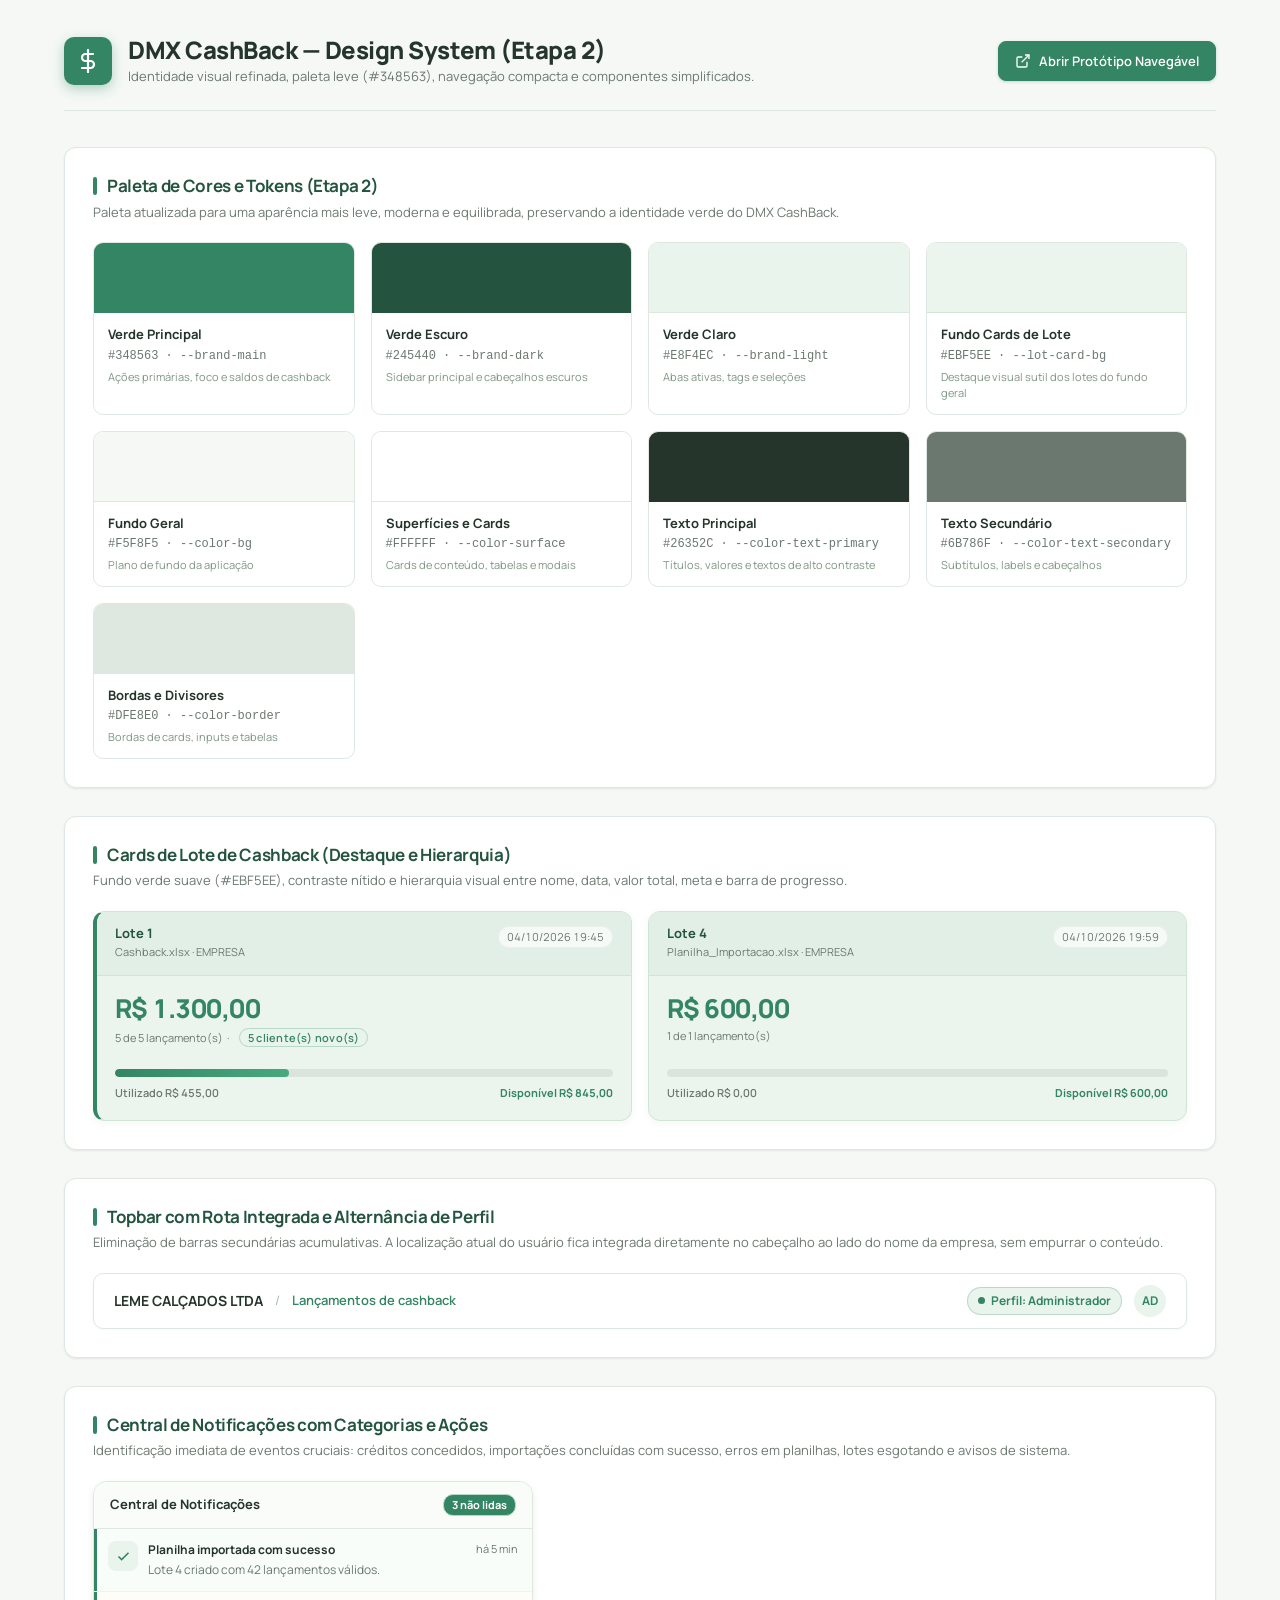
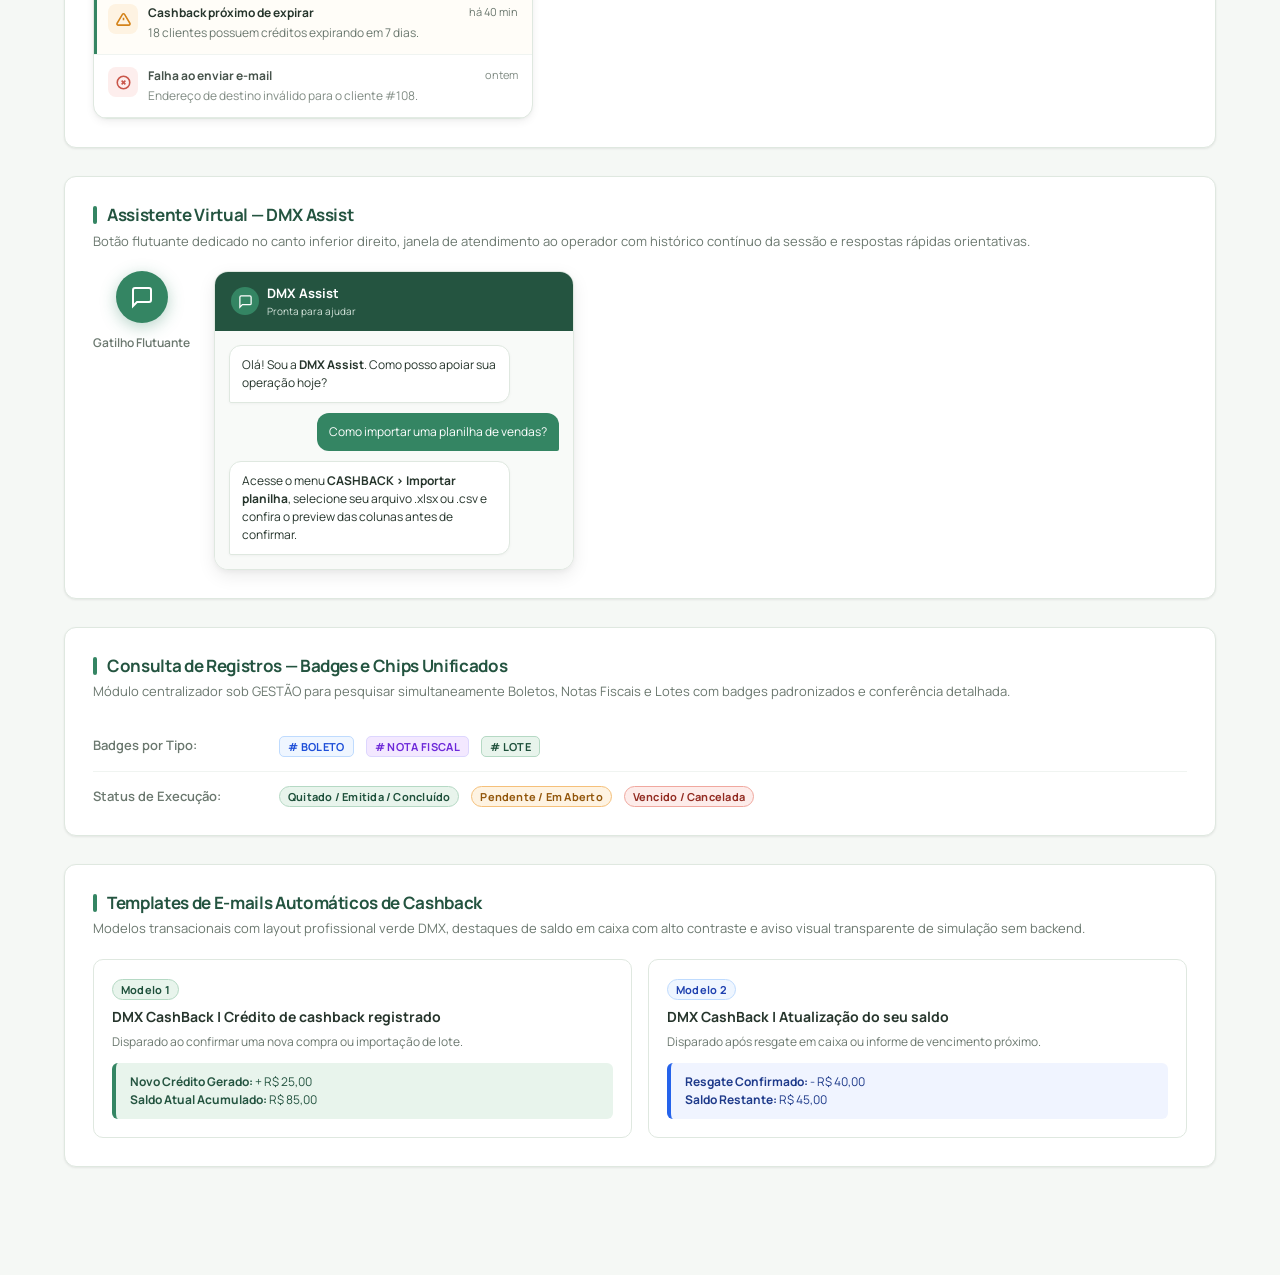
<file: design-system.html>
<!DOCTYPE html>
<html lang="pt-BR">
<head>
  <meta charset="UTF-8" />
  <meta name="viewport" content="width=device-width, initial-scale=1.0" />
  <title>DMX CashBack — Guia de Estilo e Sistema de Componentes (Etapa 2)</title>
  <meta name="description" content="Design System e biblioteca viva de componentes visuais do DMX CashBack — Etapa 2 de Refinamento." />

  <!-- Compatibilidade GitHub Pages: redireciona para URL com barra final caso seja acessado sem ela -->
  <script>
    (function() {
      var p = window.location.pathname;
      if (p && !p.endsWith('/') && !p.endsWith('.html')) {
        window.location.replace(p + '/' + window.location.search + window.location.hash);
      }
    })();
  </script>

  <link rel="preconnect" href="https://fonts.googleapis.com" />
  <link rel="preconnect" href="https://fonts.gstatic.com" crossorigin />
  <link href="https://fonts.googleapis.com/css2?family=Manrope:wght@400;500;600;700;800&display=swap" rel="stylesheet" />
  <link rel="stylesheet" href="./tokens.css" onerror="this.onerror=null;this.href='./css/tokens.css';" />
  <link rel="stylesheet" href="./base.css" onerror="this.onerror=null;this.href='./css/base.css';" />
  <link rel="stylesheet" href="./layout.css" onerror="this.onerror=null;this.href='./css/layout.css';" />
  <link rel="stylesheet" href="./components.css" onerror="this.onerror=null;this.href='./css/components.css';" />
  <link rel="stylesheet" href="./responsive.css" onerror="this.onerror=null;this.href='./css/responsive.css';" />
  <style>
    body {
      background-color: var(--color-bg);
      color: var(--color-text-primary);
      overflow-y: auto;
    }
    .ds-container {
      max-width: 1200px;
      margin: 0 auto;
      padding: 36px 24px 80px;
    }
    .ds-header {
      display: flex;
      justify-content: space-between;
      align-items: center;
      padding-bottom: 24px;
      border-bottom: 1px solid var(--color-border);
      margin-bottom: 36px;
      flex-wrap: wrap;
      gap: 20px;
    }
    .ds-brand {
      display: flex;
      align-items: center;
      gap: 16px;
    }
    .ds-brand-logo {
      width: 48px;
      height: 48px;
      border-radius: var(--radius-lg);
      background-color: var(--brand-main);
      display: flex;
      align-items: center;
      justify-content: center;
      color: white;
      box-shadow: 0 4px 12px rgba(52, 133, 99, 0.35);
    }
    .ds-title {
      font-size: 24px;
      font-weight: 800;
      color: var(--color-text-primary);
      letter-spacing: -0.02em;
    }
    .ds-subtitle {
      font-size: 13px;
      color: var(--color-text-secondary);
      margin-top: 2px;
    }
    .ds-section {
      background: #FFFFFF;
      border: 1px solid var(--color-border);
      border-radius: var(--radius-xl);
      padding: 28px;
      margin-bottom: 28px;
      box-shadow: var(--shadow-sm);
    }
    .ds-section-title {
      font-size: 17px;
      font-weight: 700;
      color: var(--brand-dark);
      margin-bottom: 6px;
      display: flex;
      align-items: center;
      gap: 10px;
    }
    .ds-section-title::before {
      content: '';
      display: inline-block;
      width: 4px;
      height: 18px;
      background-color: var(--brand-main);
      border-radius: 2px;
    }
    .ds-section-desc {
      font-size: 13px;
      color: var(--color-text-secondary);
      margin-bottom: 20px;
    }
    .ds-grid {
      display: grid;
      grid-template-columns: repeat(auto-fit, minmax(220px, 1fr));
      gap: 16px;
    }
    .ds-color-card {
      border: 1px solid var(--color-border);
      border-radius: var(--radius-lg);
      overflow: hidden;
      background: white;
    }
    .ds-color-swatch {
      height: 70px;
      width: 100%;
    }
    .ds-color-info {
      padding: 12px 14px;
    }
    .ds-color-name {
      font-size: 13px;
      font-weight: 700;
      color: var(--color-text-primary);
    }
    .ds-color-hex {
      font-size: 12px;
      color: var(--color-text-secondary);
      font-family: monospace;
      margin-top: 2px;
    }
    .ds-color-role {
      font-size: 11px;
      color: var(--neutral-500);
      margin-top: 4px;
    }
    .ds-component-row {
      display: flex;
      align-items: center;
      gap: 16px;
      flex-wrap: wrap;
      padding: 14px 0;
      border-bottom: 1px solid var(--neutral-100);
    }
    .ds-component-row:last-child {
      border-bottom: none;
      padding-bottom: 0;
    }
    .ds-component-label {
      width: 170px;
      font-size: 13px;
      font-weight: 600;
      color: var(--color-text-secondary);
      flex-shrink: 0;
    }
    .ds-component-preview {
      display: flex;
      align-items: center;
      gap: 12px;
      flex-wrap: wrap;
      flex: 1;
    }
  </style>
</head>
<body>

<div class="ds-container">

  <!-- Header -->
  <header class="ds-header">
    <div class="ds-brand">
      <div class="ds-brand-logo">
        <svg width="24" height="24" viewBox="0 0 24 24" fill="none" stroke="white" stroke-width="2.2" stroke-linecap="round"><line x1="12" y1="1" x2="12" y2="23"/><path d="M17 5H9.5a3.5 3.5 0 000 7h5a3.5 3.5 0 010 7H6"/></svg>
      </div>
      <div>
        <h1 class="ds-title">DMX CashBack — Design System (Etapa 2)</h1>
        <p class="ds-subtitle">Identidade visual refinada, paleta leve (#348563), navegação compacta e componentes simplificados.</p>
      </div>
    </div>
    <div>
      <a href="index.html" class="btn btn--primary btn--md">
        <svg width="16" height="16" viewBox="0 0 24 24" fill="none" stroke="currentColor" stroke-width="2"><path d="M18 13v6a2 2 0 01-2 2H5a2 2 0 01-2-2V8a2 2 0 012-2h6"/><polyline points="15 3 21 3 21 9"/><line x1="10" y1="14" x2="21" y2="3"/></svg>
        Abrir Protótipo Navegável
      </a>
    </div>
  </header>

  <!-- 1. PALETA DE CORES REFINADA -->
  <section class="ds-section" id="cores">
    <h2 class="ds-section-title">Paleta de Cores e Tokens (Etapa 2)</h2>
    <p class="ds-section-desc">Paleta atualizada para uma aparência mais leve, moderna e equilibrada, preservando a identidade verde do DMX CashBack.</p>
    
    <div class="ds-grid">
      <!-- Verde Principal -->
      <div class="ds-color-card">
        <div class="ds-color-swatch" style="background:#348563"></div>
        <div class="ds-color-info">
          <div class="ds-color-name">Verde Principal</div>
          <div class="ds-color-hex">#348563 · --brand-main</div>
          <div class="ds-color-role">Ações primárias, foco e saldos de cashback</div>
        </div>
      </div>

      <!-- Verde Escuro -->
      <div class="ds-color-card">
        <div class="ds-color-swatch" style="background:#245440"></div>
        <div class="ds-color-info">
          <div class="ds-color-name">Verde Escuro</div>
          <div class="ds-color-hex">#245440 · --brand-dark</div>
          <div class="ds-color-role">Sidebar principal e cabeçalhos escuros</div>
        </div>
      </div>

      <!-- Verde Claro -->
      <div class="ds-color-card">
        <div class="ds-color-swatch" style="background:#E8F4EC; border-bottom: 1px solid #DFE8E0"></div>
        <div class="ds-color-info">
          <div class="ds-color-name">Verde Claro</div>
          <div class="ds-color-hex">#E8F4EC · --brand-light</div>
          <div class="ds-color-role">Abas ativas, tags e seleções</div>
        </div>
      </div>

      <!-- Fundo dos Cards de Lotes -->
      <div class="ds-color-card">
        <div class="ds-color-swatch" style="background:#EBF5EE; border-bottom: 1px solid #D1E5D7"></div>
        <div class="ds-color-info">
          <div class="ds-color-name">Fundo Cards de Lote</div>
          <div class="ds-color-hex">#EBF5EE · --lot-card-bg</div>
          <div class="ds-color-role">Destaque visual sutil dos lotes do fundo geral</div>
        </div>
      </div>

      <!-- Fundo Geral -->
      <div class="ds-color-card">
        <div class="ds-color-swatch" style="background:#F5F8F5; border-bottom: 1px solid #DFE8E0"></div>
        <div class="ds-color-info">
          <div class="ds-color-name">Fundo Geral</div>
          <div class="ds-color-hex">#F5F8F5 · --color-bg</div>
          <div class="ds-color-role">Plano de fundo da aplicação</div>
        </div>
      </div>

      <!-- Superfícies -->
      <div class="ds-color-card">
        <div class="ds-color-swatch" style="background:#FFFFFF; border-bottom: 1px solid #DFE8E0"></div>
        <div class="ds-color-info">
          <div class="ds-color-name">Superfícies e Cards</div>
          <div class="ds-color-hex">#FFFFFF · --color-surface</div>
          <div class="ds-color-role">Cards de conteúdo, tabelas e modais</div>
        </div>
      </div>

      <!-- Texto Principal -->
      <div class="ds-color-card">
        <div class="ds-color-swatch" style="background:#26352C"></div>
        <div class="ds-color-info">
          <div class="ds-color-name">Texto Principal</div>
          <div class="ds-color-hex">#26352C · --color-text-primary</div>
          <div class="ds-color-role">Títulos, valores e textos de alto contraste</div>
        </div>
      </div>

      <!-- Texto Secundário -->
      <div class="ds-color-card">
        <div class="ds-color-swatch" style="background:#6B786F"></div>
        <div class="ds-color-info">
          <div class="ds-color-name">Texto Secundário</div>
          <div class="ds-color-hex">#6B786F · --color-text-secondary</div>
          <div class="ds-color-role">Subtítulos, labels e cabeçalhos</div>
        </div>
      </div>

      <!-- Bordas -->
      <div class="ds-color-card">
        <div class="ds-color-swatch" style="background:#DFE8E0"></div>
        <div class="ds-color-info">
          <div class="ds-color-name">Bordas e Divisores</div>
          <div class="ds-color-hex">#DFE8E0 · --color-border</div>
          <div class="ds-color-role">Bordas de cards, inputs e tabelas</div>
        </div>
      </div>
    </div>
  </section>

  <!-- 2. CARDS DE LOTES (Visual Destacado e Hierarquia Clara) -->
  <section class="ds-section" id="cards-lote">
    <h2 class="ds-section-title">Cards de Lote de Cashback (Destaque e Hierarquia)</h2>
    <p class="ds-section-desc">Fundo verde suave (#EBF5EE), contraste nítido e hierarquia visual entre nome, data, valor total, meta e barra de progresso.</p>

    <div style="display: grid; grid-template-columns: repeat(auto-fit, minmax(310px, 1fr)); gap: 16px;">
      
      <!-- Card Lote 1 (Destaque) -->
      <div class="lot-card lot-card--highlight">
        <div class="lot-card-header">
          <div>
            <div class="lot-card-number">Lote 1</div>
            <div class="lot-card-file">Cashback.xlsx · EMPRESA</div>
          </div>
          <span class="lot-card-date">04/10/2026 19:45</span>
        </div>
        <div class="lot-card-body">
          <div class="lot-card-value">R$&nbsp;1.300,00</div>
          <div class="lot-card-meta">
            5 de 5 lançamento(s) &nbsp;·&nbsp;
            <span class="badge badge--new-clients">5 cliente(s) novo(s)</span>
          </div>
          <div class="lot-card-progress-wrap">
            <div class="progress-bar">
              <div class="progress-fill" style="width: 35%"></div>
            </div>
            <div class="lot-card-progress-labels">
              <span>Utilizado R$&nbsp;455,00</span>
              <span style="color: var(--brand-main); font-weight: 700;">Disponível R$&nbsp;845,00</span>
            </div>
          </div>
        </div>
      </div>

      <!-- Card Lote 4 -->
      <div class="lot-card">
        <div class="lot-card-header">
          <div>
            <div class="lot-card-number">Lote 4</div>
            <div class="lot-card-file">Planilha_Importacao.xlsx · EMPRESA</div>
          </div>
          <span class="lot-card-date">04/10/2026 19:59</span>
        </div>
        <div class="lot-card-body">
          <div class="lot-card-value">R$&nbsp;600,00</div>
          <div class="lot-card-meta">1 de 1 lançamento(s)</div>
          <div class="lot-card-progress-wrap">
            <div class="progress-bar">
              <div class="progress-fill" style="width: 0%"></div>
            </div>
            <div class="lot-card-progress-labels">
              <span>Utilizado R$&nbsp;0,00</span>
              <span style="color: var(--brand-main); font-weight: 700;">Disponível R$&nbsp;600,00</span>
            </div>
          </div>
        </div>
      </div>

    </div>
  </section>

  <!-- 3. TOPBAR INTEGRADA COM LOCALIZAÇÃO E CONTROLE DE PERFIL -->
  <section class="ds-section" id="topbar-integrada">
    <h2 class="ds-section-title">Topbar com Rota Integrada e Alternância de Perfil</h2>
    <p class="ds-section-desc">Eliminação de barras secundárias acumulativas. A localização atual do usuário fica integrada diretamente no cabeçalho ao lado do nome da empresa, sem empurrar o conteúdo.</p>

    <div style="background: white; border: 1px solid var(--color-border); border-radius: var(--radius-lg); padding: 0 20px; height: 56px; display: flex; align-items: center; justify-content: space-between; box-shadow: var(--shadow-xs);">
      <div style="display: flex; align-items: center; gap: 12px;">
        <span style="font-weight: 700; font-size: 14px; color: var(--color-text-primary);">LEME CALÇADOS LTDA</span>
        <span style="color: var(--neutral-400); font-size: 13px;">/</span>
        <span style="font-weight: 600; font-size: 13px; color: var(--brand-main);">Lançamentos de cashback</span>
      </div>
      <div style="display: flex; align-items: center; gap: 12px;">
        <span class="topbar-role-pill topbar-role-pill--admin" style="display: inline-flex; align-items: center; gap: 6px; padding: 4px 10px; border-radius: var(--radius-full); font-size: 12px; font-weight: 700; background: var(--brand-light); color: var(--brand-main); border: 1px solid rgba(52,133,99,0.25);">
          <span style="width: 7px; height: 7px; border-radius: 50%; background: var(--brand-main);"></span>
          Perfil: Administrador
        </span>
        <div style="width: 32px; height: 32px; border-radius: 50%; background: var(--brand-light); color: var(--brand-main); display: flex; align-items: center; justify-content: center; font-weight: 700; font-size: 12px;">
          AD
        </div>
      </div>
    </div>
  </section>

  <!-- 4. CENTRAL DE NOTIFICAÇÕES -->
  <section class="ds-section" id="notificacoes">
    <h2 class="ds-section-title">Central de Notificações com Categorias e Ações</h2>
    <p class="ds-section-desc">Identificação imediata de eventos cruciais: créditos concedidos, importações concluídas com sucesso, erros em planilhas, lotes esgotando e avisos de sistema.</p>

    <div style="max-width: 440px; border: 1px solid var(--color-border); border-radius: 14px; background: white; overflow: hidden; box-shadow: var(--shadow-md);">
      <div style="padding: 12px 16px; border-bottom: 1px solid var(--color-border); display: flex; justify-content: space-between; align-items: center; background: #FAFCFA;">
        <strong style="font-size: 13px; color: var(--color-text-primary);">Central de Notificações</strong>
        <span class="notif-unread-count" style="background: var(--brand-main); color: white; padding: 2px 8px; border-radius: 10px; font-size: 11px; font-weight: 700;">3 não lidas</span>
      </div>
      <div style="display: flex; flex-direction: column;">
        <!-- Notificação Sucesso -->
        <div class="notif-item notif-item--unread notif-item--success" style="padding: 12px 14px; border-bottom: 1px solid var(--neutral-100); display: flex; gap: 10px; align-items: flex-start; background: #F8FDF9;">
          <div style="width: 30px; height: 30px; border-radius: 8px; background: var(--brand-light); color: var(--brand-main); display: flex; align-items: center; justify-content: center; flex-shrink: 0;">
            <svg width="15" height="15" viewBox="0 0 24 24" fill="none" stroke="currentColor" stroke-width="2.5"><polyline points="20 6 9 17 4 12"/></svg>
          </div>
          <div style="flex: 1;">
            <div style="display: flex; justify-content: space-between; font-size: 12px; margin-bottom: 2px;">
              <strong style="color: var(--color-text-primary);">Planilha importada com sucesso</strong>
              <span style="color: var(--color-text-secondary); font-size: 11px;">há 5 min</span>
            </div>
            <p style="font-size: 12px; color: var(--color-text-secondary); margin: 0;">Lote 4 criado com 42 lançamentos válidos.</p>
          </div>
        </div>

        <!-- Notificação Alerta -->
        <div class="notif-item notif-item--unread notif-item--alert" style="padding: 12px 14px; border-bottom: 1px solid var(--neutral-100); display: flex; gap: 10px; align-items: flex-start; background: #FFFDF8;">
          <div style="width: 30px; height: 30px; border-radius: 8px; background: #FEF3E2; color: #D4831A; display: flex; align-items: center; justify-content: center; flex-shrink: 0;">
            <svg width="15" height="15" viewBox="0 0 24 24" fill="none" stroke="currentColor" stroke-width="2.5"><path d="M10.29 3.86L1.82 18a2 2 0 0 0 1.71 3h16.94a2 2 0 0 0 1.71-3L13.71 3.86a2 2 0 0 0-3.42 0z"/><line x1="12" y1="9" x2="12" y2="13"/><line x1="12" y1="17" x2="12.01" y2="17"/></svg>
          </div>
          <div style="flex: 1;">
            <div style="display: flex; justify-content: space-between; font-size: 12px; margin-bottom: 2px;">
              <strong style="color: var(--color-text-primary);">Cashback próximo de expirar</strong>
              <span style="color: var(--color-text-secondary); font-size: 11px;">há 40 min</span>
            </div>
            <p style="font-size: 12px; color: var(--color-text-secondary); margin: 0;">18 clientes possuem créditos expirando em 7 dias.</p>
          </div>
        </div>

        <!-- Notificação Erro -->
        <div class="notif-item notif-item--error" style="padding: 12px 14px; display: flex; gap: 10px; align-items: flex-start; opacity: 0.85;">
          <div style="width: 30px; height: 30px; border-radius: 8px; background: #FDECEA; color: #C0392B; display: flex; align-items: center; justify-content: center; flex-shrink: 0;">
            <svg width="15" height="15" viewBox="0 0 24 24" fill="none" stroke="currentColor" stroke-width="2.5"><circle cx="12" cy="12" r="10"/><line x1="15" y1="9" x2="9" y2="15"/><line x1="9" y1="9" x2="15" y2="15"/></svg>
          </div>
          <div style="flex: 1;">
            <div style="display: flex; justify-content: space-between; font-size: 12px; margin-bottom: 2px;">
              <strong style="color: var(--color-text-primary);">Falha ao enviar e-mail</strong>
              <span style="color: var(--color-text-secondary); font-size: 11px;">ontem</span>
            </div>
            <p style="font-size: 12px; color: var(--color-text-secondary); margin: 0;">Endereço de destino inválido para o cliente #108.</p>
          </div>
        </div>
      </div>
    </div>
  </section>

  <!-- 5. ASSISTENTE VIRTUAL — DMX ASSIST -->
  <section class="ds-section" id="dmx-assist">
    <h2 class="ds-section-title">Assistente Virtual — DMX Assist</h2>
    <p class="ds-section-desc">Botão flutuante dedicado no canto inferior direito, janela de atendimento ao operador com histórico contínuo da sessão e respostas rápidas orientativas.</p>

    <div style="display: flex; gap: 24px; align-items: flex-start; flex-wrap: wrap;">
      <!-- Botão Flutuante (FAB) -->
      <div style="text-align: center;">
        <div style="width: 52px; height: 52px; border-radius: 50%; background: var(--brand-main); color: white; display: flex; align-items: center; justify-content: center; box-shadow: 0 4px 16px rgba(52,133,99,0.35); cursor: pointer; margin: 0 auto 8px;">
          <svg width="24" height="24" viewBox="0 0 24 24" fill="none" stroke="currentColor" stroke-width="2" stroke-linecap="round"><path d="M21 15a2 2 0 0 1-2 2H7l-4 4V5a2 2 0 0 1 2-2h14a2 2 0 0 1 2 2z"/></svg>
        </div>
        <span style="font-size: 12px; font-weight: 600; color: var(--color-text-secondary);">Gatilho Flutuante</span>
      </div>

      <!-- Amostra da Janela de Chat -->
      <div style="width: 360px; border: 1px solid var(--color-border); border-radius: 14px; background: white; overflow: hidden; box-shadow: var(--shadow-lg);">
        <div style="background: var(--brand-dark); color: white; padding: 12px 16px; display: flex; align-items: center; justify-content: space-between;">
          <div style="display: flex; align-items: center; gap: 8px;">
            <div style="width: 28px; height: 28px; border-radius: 50%; background: var(--brand-main); display: flex; align-items: center; justify-content: center;">
              <svg width="15" height="15" viewBox="0 0 24 24" fill="none" stroke="white" stroke-width="2"><path d="M21 15a2 2 0 0 1-2 2H7l-4 4V5a2 2 0 0 1 2-2h14a2 2 0 0 1 2 2z"/></svg>
            </div>
            <div>
              <div style="font-weight: 700; font-size: 13px;">DMX Assist</div>
              <div style="font-size: 10px; color: var(--brand-light); opacity: 0.9;">Pronta para ajudar</div>
            </div>
          </div>
        </div>

        <div style="padding: 14px; background: #F8FAF8; display: flex; flex-direction: column; gap: 10px; min-height: 180px;">
          <div style="align-self: flex-start; max-width: 85%; background: white; border: 1px solid var(--color-border); border-radius: 12px 12px 12px 2px; padding: 10px 12px; font-size: 12px; color: var(--color-text-primary); box-shadow: 0 1px 3px rgba(0,0,0,0.04);">
            Olá! Sou a <strong>DMX Assist</strong>. Como posso apoiar sua operação hoje?
          </div>
          <div style="align-self: flex-end; max-width: 85%; background: var(--brand-main); color: white; border-radius: 12px 12px 2px 12px; padding: 10px 12px; font-size: 12px;">
            Como importar uma planilha de vendas?
          </div>
          <div style="align-self: flex-start; max-width: 85%; background: white; border: 1px solid var(--color-border); border-radius: 12px 12px 12px 2px; padding: 10px 12px; font-size: 12px; color: var(--color-text-primary); box-shadow: 0 1px 3px rgba(0,0,0,0.04);">
            Acesse o menu <strong>CASHBACK &gt; Importar planilha</strong>, selecione seu arquivo .xlsx ou .csv e confira o preview das colunas antes de confirmar.
          </div>
        </div>
      </div>
    </div>
  </section>

  <!-- 6. CONSULTA DE REGISTROS (BUSCA UNIFICADA) -->
  <section class="ds-section" id="consulta-registros">
    <h2 class="ds-section-title">Consulta de Registros — Badges e Chips Unificados</h2>
    <p class="ds-section-desc">Módulo centralizador sob GESTÃO para pesquisar simultaneamente Boletos, Notas Fiscais e Lotes com badges padronizados e conferência detalhada.</p>

    <div class="ds-component-row">
      <div class="ds-component-label">Badges por Tipo:</div>
      <div class="ds-component-preview">
        <span class="badge badge-record-type badge-record-type--boleto"># Boleto</span>
        <span class="badge badge-record-type badge-record-type--nota"># Nota Fiscal</span>
        <span class="badge badge-record-type badge-record-type--lote"># Lote</span>
      </div>
    </div>

    <div class="ds-component-row">
      <div class="ds-component-label">Status de Execução:</div>
      <div class="ds-component-preview">
        <span class="badge badge--success">Quitado / Emitida / Concluído</span>
        <span class="badge badge--warning">Pendente / Em Aberto</span>
        <span class="badge badge--error">Vencido / Cancelada</span>
      </div>
    </div>
  </section>

  <!-- 7. COMUNICAÇÃO E E-MAILS AUTOMÁTICOS -->
  <section class="ds-section" id="emails-automaticos">
    <h2 class="ds-section-title">Templates de E-mails Automáticos de Cashback</h2>
    <p class="ds-section-desc">Modelos transacionais com layout profissional verde DMX, destaques de saldo em caixa com alto contraste e aviso visual transparente de simulação sem backend.</p>

    <div style="display: grid; grid-template-columns: repeat(auto-fit, minmax(320px, 1fr)); gap: 16px;">
      <!-- Template 1: Crédito Registrado -->
      <div style="border: 1px solid var(--color-border); border-radius: var(--radius-lg); padding: 18px; background: white;">
        <span class="badge badge--success" style="margin-bottom: 8px;">Modelo 1</span>
        <h4 style="font-size: 14px; font-weight: 700; color: var(--color-text-primary); margin-bottom: 6px;">DMX CashBack | Crédito de cashback registrado</h4>
        <p style="font-size: 12px; color: var(--color-text-secondary); margin-bottom: 12px;">Disparado ao confirmar uma nova compra ou importação de lote.</p>
        
        <div style="background: var(--brand-light); border-left: 4px solid var(--brand-main); padding: 10px 14px; border-radius: 6px; font-size: 12px; color: var(--brand-dark);">
          <strong>Novo Crédito Gerado:</strong> + R$ 25,00<br/>
          <strong>Saldo Atual Acumulado:</strong> R$ 85,00
        </div>
      </div>

      <!-- Template 2: Atualização de Saldo -->
      <div style="border: 1px solid var(--color-border); border-radius: var(--radius-lg); padding: 18px; background: white;">
        <span class="badge badge--info" style="margin-bottom: 8px;">Modelo 2</span>
        <h4 style="font-size: 14px; font-weight: 700; color: var(--color-text-primary); margin-bottom: 6px;">DMX CashBack | Atualização do seu saldo</h4>
        <p style="font-size: 12px; color: var(--color-text-secondary); margin-bottom: 12px;">Disparado após resgate em caixa ou informe de vencimento próximo.</p>
        
        <div style="background: #F0F4FF; border-left: 4px solid #2563EB; padding: 10px 14px; border-radius: 6px; font-size: 12px; color: #1E3A8A;">
          <strong>Resgate Confirmado:</strong> - R$ 40,00<br/>
          <strong>Saldo Restante:</strong> R$ 45,00
        </div>
      </div>
    </div>
  </section>

</div>

</body>
</html>
</file>
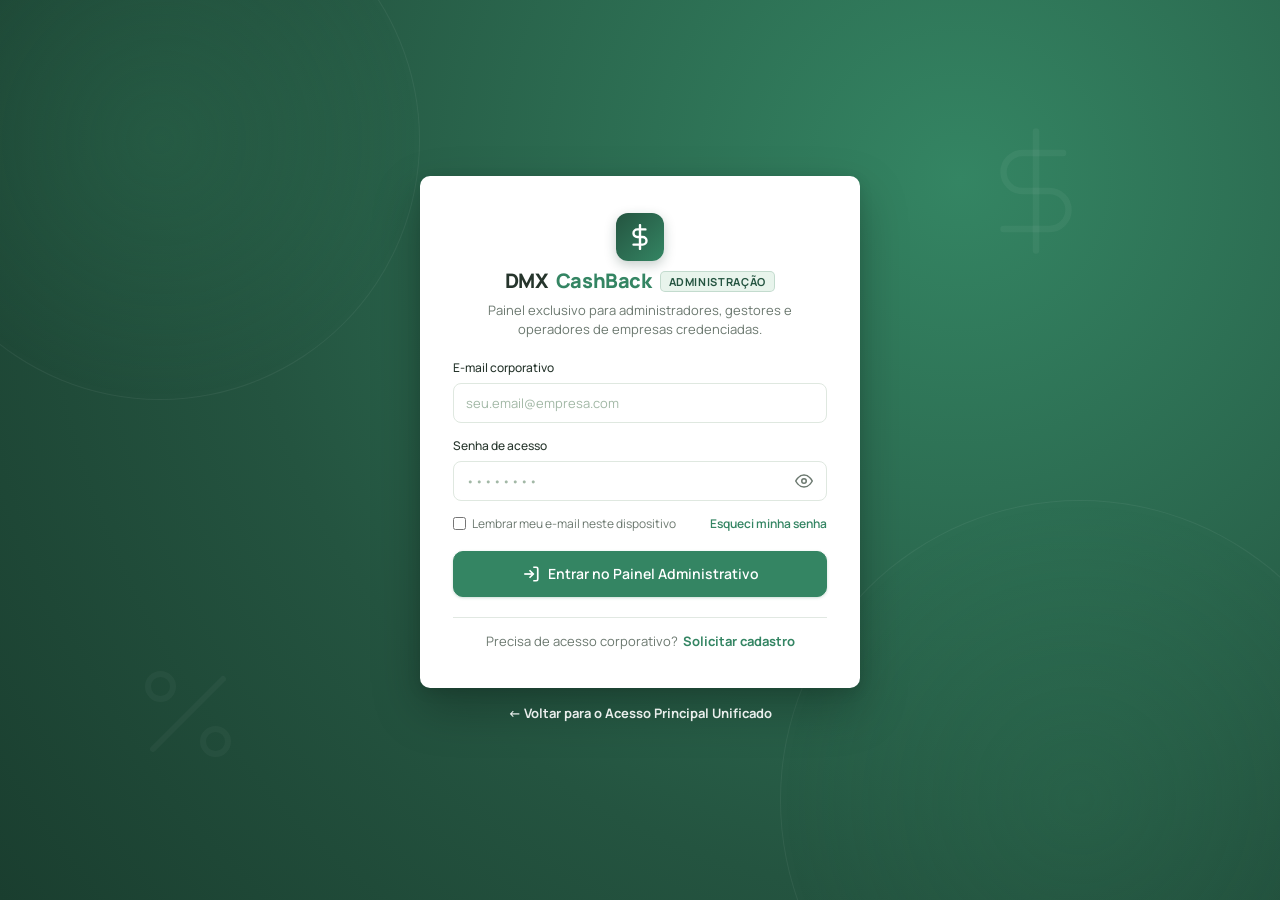
<file: login-admin.html>
<!DOCTYPE html>
<html lang="pt-BR">
<head>
  <meta charset="UTF-8" />
  <meta name="viewport" content="width=device-width, initial-scale=1.0" />
  <title>DMX CashBack — Acesso Administrativo</title>
  
  <link rel="preconnect" href="https://fonts.googleapis.com" />
  <link rel="preconnect" href="https://fonts.gstatic.com" crossorigin />
  <link href="https://fonts.googleapis.com/css2?family=Manrope:wght@400;500;600;700;800&display=swap" rel="stylesheet" />
  
  <link rel="stylesheet" href="./tokens.css" onerror="this.onerror=null;this.href='./css/tokens.css';" />
  <link rel="stylesheet" href="./base.css" onerror="this.onerror=null;this.href='./css/base.css';" />
  <link rel="stylesheet" href="./components.css" onerror="this.onerror=null;this.href='./css/components.css';" />

  <style>
    :root {
      --admin-bg: #0F231A;
      --admin-card-bg: #FFFFFF;
      --admin-border: #E1E8E2;
    }

    * {
      box-sizing: border-box;
      margin: 0;
      padding: 0;
    }

    body.admin-login-body {
      font-family: var(--font-sans, 'Manrope', -apple-system, BlinkMacSystemFont, sans-serif);
      background: radial-gradient(circle at 75% 20%, #348563 0%, #245440 60%, #1A3E2F 100%);
      min-height: 100vh;
      display: flex;
      flex-direction: column;
      align-items: center;
      justify-content: center;
      padding: 24px 16px;
      position: relative;
      overflow-x: hidden;
      color: var(--color-text-primary, #202923);
    }

    .admin-login-bg-deco {
      position: absolute;
      inset: 0;
      pointer-events: none;
      overflow: hidden;
      z-index: 0;
    }

    .admin-login-bg-deco .circle-1 {
      position: absolute;
      width: 520px;
      height: 520px;
      border-radius: 50%;
      border: 1px solid rgba(255, 255, 255, 0.06);
      background: radial-gradient(circle, rgba(47, 121, 87, 0.25) 0%, transparent 70%);
      top: -120px;
      left: -100px;
    }

    .admin-login-bg-deco .circle-2 {
      position: absolute;
      width: 600px;
      height: 600px;
      border-radius: 50%;
      border: 1px solid rgba(255, 255, 255, 0.06);
      background: radial-gradient(circle, rgba(47, 121, 87, 0.2) 0%, transparent 70%);
      bottom: -200px;
      right: -100px;
    }

    .admin-login-bg-deco .deco-dollar {
      position: absolute;
      top: 14%;
      right: 14%;
      opacity: 0.6;
    }

    .admin-login-bg-deco .deco-percent {
      position: absolute;
      bottom: 14%;
      left: 10%;
      opacity: 0.5;
    }

    .admin-login-card {
      position: relative;
      z-index: 1;
      width: 100%;
      max-width: 440px;
      background: #FFFFFF;
      border: 1px solid rgba(255, 255, 255, 0.4);
      border-radius: var(--radius-card, 10px);
      box-shadow: 0 20px 48px rgba(0, 0, 0, 0.25), 0 4px 14px rgba(0, 0, 0, 0.1);
      padding: 36px 32px;
      display: flex;
      flex-direction: column;
      gap: 20px;
    }

    .admin-login-header {
      text-align: center;
      display: flex;
      flex-direction: column;
      align-items: center;
      gap: 8px;
    }

    .admin-login-logo {
      width: 48px;
      height: 48px;
      border-radius: 12px;
      background: linear-gradient(135deg, var(--brand-dark, #1A3D2E) 0%, var(--brand-main, #2F7957) 100%);
      display: flex;
      align-items: center;
      justify-content: center;
      color: #FFFFFF;
      box-shadow: 0 4px 12px rgba(26, 61, 46, 0.25);
    }

    .admin-login-title {
      font-size: 20px;
      font-weight: 800;
      color: var(--color-text-primary, #202923);
      letter-spacing: -0.02em;
      display: flex;
      align-items: center;
      justify-content: center;
      gap: 8px;
      flex-wrap: wrap;
    }

    .admin-login-title span.brand-green {
      color: var(--brand-main, #2F7957);
    }

    .admin-brand-badge {
      display: inline-flex;
      align-items: center;
      gap: 4px;
      font-size: 11px;
      font-weight: 700;
      text-transform: uppercase;
      letter-spacing: 0.06em;
      padding: 3px 8px;
      border-radius: var(--radius-sm, 5px);
      background: var(--brand-light, #E7F3EB);
      color: var(--brand-dark, #1A3D2E);
      border: 1px solid rgba(47, 121, 87, 0.2);
    }

    .admin-login-subtitle {
      font-size: 13px;
      color: var(--color-text-secondary, #69756D);
      line-height: 1.45;
      max-width: 360px;
      margin: 0 auto;
    }

    .password-wrap {
      position: relative;
      display: flex;
      align-items: center;
    }

    .password-wrap .input {
      padding-right: 42px;
      width: 100%;
    }

    .password-toggle-btn {
      position: absolute;
      right: 8px;
      top: 50%;
      transform: translateY(-50%);
      background: none;
      border: none;
      color: var(--color-text-secondary, #69756D);
      cursor: pointer;
      padding: 6px;
      display: flex;
      align-items: center;
      justify-content: center;
      border-radius: var(--radius-sm, 5px);
      transition: color var(--transition-fast, 150ms ease);
    }

    .password-toggle-btn:hover {
      color: var(--brand-main, #2F7957);
    }

    .login-footer-links {
      display: flex;
      justify-content: space-between;
      align-items: center;
      font-size: 12px;
      gap: 12px;
    }

    .login-link {
      color: var(--brand-main, #2F7957);
      text-decoration: none;
      font-weight: 600;
      transition: color var(--transition-fast, 150ms ease);
    }

    .login-link:hover {
      color: var(--brand-dark, #1A3D2E);
      text-decoration: underline;
    }

    .admin-switch-footer {
      position: relative;
      z-index: 1;
      margin-top: 20px;
      text-align: center;
      font-size: 12px;
      color: var(--color-text-secondary, #69756D);
    }

    .admin-switch-footer a {
      color: var(--brand-main, #2F7957);
      font-weight: 700;
      text-decoration: none;
      display: inline-flex;
      align-items: center;
      gap: 4px;
    }

    .admin-switch-footer a:hover {
      text-decoration: underline;
      color: var(--brand-dark, #1A3D2E);
    }

    .login-alert {
      padding: 11px 14px;
      border-radius: var(--radius-sm, 5px);
      font-size: 12.5px;
      line-height: 1.4;
      display: none;
      align-items: center;
      gap: 8px;
    }

    .login-alert--error {
      background: #FDECEA;
      color: #C0392B;
      border: 1px solid #F5C6CB;
    }

    .login-alert--success {
      background: #E8F4EC;
      color: #245440;
      border: 1px solid #C2E2CB;
    }

    .modal-backdrop {
      position: fixed;
      inset: 0;
      background: rgba(15, 35, 26, 0.55);
      backdrop-filter: blur(2px);
      display: none;
      align-items: center;
      justify-content: center;
      z-index: 1000;
      padding: 16px;
    }

    .modal-backdrop--open {
      display: flex;
    }

    .modal-dialog {
      background: #FFFFFF;
      border: 1px solid var(--admin-border);
      border-radius: var(--radius-card, 10px);
      box-shadow: 0 20px 25px -5px rgba(0, 0, 0, 0.1);
      width: 100%;
      max-width: 460px;
      overflow: hidden;
      animation: modalSlideIn 0.2s ease-out;
    }

    @keyframes modalSlideIn {
      from { transform: translateY(12px); opacity: 0; }
      to { transform: translateY(0); opacity: 1; }
    }

    .modal-header {
      padding: 18px 24px;
      border-bottom: 1px solid var(--admin-border);
      display: flex;
      align-items: center;
      justify-content: space-between;
    }

    .modal-body {
      padding: 24px;
    }

    .toast-container {
      position: fixed;
      bottom: 24px;
      right: 24px;
      z-index: 9999;
      display: flex;
      flex-direction: column;
      gap: 8px;
    }
  </style>
</head>
<body class="admin-login-body">

  <div class="admin-login-bg-deco" aria-hidden="true">
    <div class="circle-1"></div>
    <div class="circle-2"></div>
    <div class="deco-dollar">
      <svg width="130" height="130" viewBox="0 0 24 24" fill="none" stroke="rgba(255,255,255,0.08)" stroke-width="1.2" stroke-linecap="round" stroke-linejoin="round">
        <line x1="12" y1="1" x2="12" y2="23"/>
        <path d="M17 5H9.5a3.5 3.5 0 0 0 0 7h5a3.5 3.5 0 0 1 0 7H6"/>
      </svg>
    </div>
    <div class="deco-percent">
      <svg width="120" height="120" viewBox="0 0 24 24" fill="none" stroke="rgba(255,255,255,0.07)" stroke-width="1.2" stroke-linecap="round" stroke-linejoin="round">
        <line x1="19" y1="5" x2="5" y2="19"/>
        <circle cx="6.5" cy="6.5" r="2.5"/>
        <circle cx="17.5" cy="17.5" r="2.5"/>
      </svg>
    </div>
  </div>

  <main class="admin-login-card" role="main">
    
    <div class="admin-login-header">
      <div class="admin-login-logo">
        <svg width="26" height="26" viewBox="0 0 24 24" fill="none" stroke="currentColor" stroke-width="2.2" stroke-linecap="round">
          <line x1="12" y1="1" x2="12" y2="23"/>
          <path d="M17 5H9.5a3.5 3.5 0 000 7h5a3.5 3.5 0 010 7H6"/>
        </svg>
      </div>
      <h1 class="admin-login-title">
        DMX <span class="brand-green">CashBack</span>
        <span class="admin-brand-badge">Administração</span>
      </h1>
      <p class="admin-login-subtitle">
        Painel exclusivo para administradores, gestores e operadores de empresas credenciadas.
      </p>
    </div>

    <!-- Alertas visuais -->
    <div class="login-alert login-alert--error" id="adminAlertError" role="alert"></div>
    <div class="login-alert login-alert--success" id="adminAlertSuccess" role="status"></div>

    <!-- Formulário de Login Administrativo -->
    <form id="adminLoginForm" onsubmit="handleAdminLogin(event)" style="display: flex; flex-direction: column; gap: 14px;" novalidate>
      
      <div class="input-group">
        <label class="input-label" for="adminEmail">E-mail corporativo</label>
        <input 
          type="email" 
          id="adminEmail" 
          class="input" 
          placeholder="seu.email@empresa.com" 
          required 
          autocomplete="username" 
        />
      </div>

      <div class="input-group">
        <label class="input-label" for="adminPassword">Senha de acesso</label>
        <div class="password-wrap">
          <input 
            type="password" 
            id="adminPassword" 
            class="input" 
            placeholder="••••••••" 
            required 
            autocomplete="current-password" 
          />
          <button 
            type="button" 
            class="password-toggle-btn" 
            id="toggleAdminPasswordBtn" 
            onclick="toggleAdminPasswordVisibility('adminPassword', 'eyeIconAdmin')" 
            aria-label="Mostrar ou ocultar senha"
            title="Mostrar ou ocultar senha"
          >
            <svg id="eyeIconAdmin" width="18" height="18" viewBox="0 0 24 24" fill="none" stroke="currentColor" stroke-width="2">
              <path d="M1 12s4-8 11-8 11 8 11 8-4 8-11 8-11-8-11-8z"/>
              <circle cx="12" cy="12" r="3"/>
            </svg>
          </button>
        </div>
      </div>

      <div class="login-footer-links">
        <label style="display: flex; align-items: center; gap: 6px; cursor: pointer; user-select: none; color: var(--color-text-secondary);">
          <input type="checkbox" id="rememberAdminEmail" />
          <span>Lembrar meu e-mail neste dispositivo</span>
        </label>
        <a href="javascript:void(0)" class="login-link" onclick="openAdminForgotModal()">Esqueci minha senha</a>
      </div>

      <button type="submit" class="btn btn--primary btn--lg" id="submitAdminBtn" style="width: 100%; margin-top: 4px;">
        <svg width="18" height="18" viewBox="0 0 24 24" fill="none" stroke="currentColor" stroke-width="2.3">
          <path d="M15 3h4a2 2 0 0 1 2 2v14a2 2 0 0 1-2 2h-4"/>
          <polyline points="10 17 15 12 10 7"/>
          <line x1="15" y1="12" x2="3" y2="12"/>
        </svg>
        Entrar no Painel Administrativo
      </button>

    </form>

    <div style="text-align: center; font-size: 13px; color: var(--color-text-secondary); border-top: 1px solid var(--admin-border); padding-top: 14px;">
      Precisa de acesso corporativo? 
      <a href="javascript:void(0)" class="login-link" onclick="openAdminRegisterModal()" style="font-weight: 700; margin-left: 2px;">Solicitar cadastro</a>
    </div>

  </main>

  <footer class="admin-switch-footer" style="text-align: center; margin-top: 16px;">
    <a href="index.html" style="color: rgba(255, 255, 255, 0.9); font-weight: 700; text-decoration: none; font-size: 13px; display: inline-flex; align-items: center; gap: 6px;">
      &larr; Voltar para o Acesso Principal Unificado
    </a>
  </footer>

  <!-- ════════════════════════════════════════════════════════
       MODAL: ESQUECI MINHA SENHA ADMINISTRATIVA
       ════════════════════════════════════════════════════════ -->
  <div class="modal-backdrop" id="modalAdminForgot" role="dialog" aria-modal="true" aria-labelledby="modalAdminForgotTitle">
    <div class="modal-dialog">
      <div class="modal-header">
        <h3 class="modal-title" id="modalAdminForgotTitle" style="font-size: 16px; font-weight: 700;">Recuperação de Acesso Corporativo</h3>
        <button type="button" class="btn btn--ghost btn--sm btn--icon" onclick="closeAdminForgotModal()" aria-label="Fechar modal">
          <svg width="18" height="18" viewBox="0 0 24 24" fill="none" stroke="currentColor" stroke-width="2"><line x1="18" y1="6" x2="6" y2="18"/><line x1="6" y1="6" x2="18" y2="18"/></svg>
        </button>
      </div>
      <div class="modal-body">
        <p style="font-size: 13px; color: var(--color-text-secondary); line-height: 1.5; margin: 0 0 16px;">
          Informe seu e-mail corporativo cadastrado. Em ambiente integrado, um <strong>link seguro com token temporário</strong> será gerado para redefinição da sua senha.
        </p>

        <form onsubmit="handleAdminForgotSubmit(event)" novalidate>
          <div class="input-group" style="margin-bottom: 14px;">
            <label class="input-label" for="adminForgotEmail">E-mail corporativo</label>
            <input type="email" id="adminForgotEmail" class="input" placeholder="seu.email@empresa.com" required />
          </div>

          <div style="background: var(--neutral-50, #F6F8F6); border: 1px dashed var(--neutral-300, #D1D5DB); border-radius: var(--radius-sm, 5px); padding: 10px 12px; font-size: 11.5px; color: var(--color-text-secondary); margin-bottom: 18px; line-height: 1.4;">
            <strong>Segurança Corporativa:</strong> O link de recuperação expira em 30 minutos e só pode ser utilizado uma única vez.
          </div>

          <div style="display: flex; justify-content: flex-end; gap: 8px;">
            <button type="button" class="btn btn--ghost btn--sm" onclick="closeAdminForgotModal()">Cancelar</button>
            <button type="submit" class="btn btn--primary btn--sm" id="btnAdminForgotSubmit">Enviar link de recuperação</button>
          </div>
        </form>
      </div>
    </div>
  </div>

  <!-- ════════════════════════════════════════════════════════
       MODAL: SOLICITAR ACESSO / CADASTRO ADMINISTRATIVO
       ════════════════════════════════════════════════════════ -->
  <div class="modal-backdrop" id="modalAdminRegister" role="dialog" aria-modal="true" aria-labelledby="modalAdminRegisterTitle">
    <div class="modal-dialog" style="max-width: 480px;">
      <div class="modal-header">
        <h3 class="modal-title" id="modalAdminRegisterTitle" style="font-size: 16px; font-weight: 700;">Solicitar Acesso Administrativo</h3>
        <button type="button" class="btn btn--ghost btn--sm btn--icon" onclick="closeAdminRegisterModal()" aria-label="Fechar modal">
          <svg width="18" height="18" viewBox="0 0 24 24" fill="none" stroke="currentColor" stroke-width="2"><line x1="18" y1="6" x2="6" y2="18"/><line x1="6" y1="6" x2="18" y2="18"/></svg>
        </button>
      </div>
      <div class="modal-body">
        <p style="font-size: 13px; color: var(--color-text-secondary); line-height: 1.5; margin: 0 0 16px;">
          Preencha os dados abaixo para solicitar acesso administrativo à plataforma DMX CashBack.
        </p>

        <form onsubmit="handleAdminRegisterSubmit(event)" style="display: flex; flex-direction: column; gap: 12px;" novalidate>
          <div class="input-group">
            <label class="input-label" for="adminRegName">Nome completo *</label>
            <input type="text" id="adminRegName" class="input" placeholder="Ex: Maria Silva" required />
          </div>

          <div class="input-group">
            <label class="input-label" for="adminRegEmail">E-mail corporativo *</label>
            <input type="email" id="adminRegEmail" class="input" placeholder="maria@lojaexemplo.com.br" required />
          </div>

          <div class="input-group">
            <label class="input-label" for="adminRegCompany">Nome da empresa ou loja *</label>
            <input type="text" id="adminRegCompany" class="input" placeholder="Ex: Leme Calçados" required />
          </div>

          <div style="display: grid; grid-template-columns: 1fr 1fr; gap: 10px;">
            <div class="input-group">
              <label class="input-label" for="adminRegPassword">Senha *</label>
              <div class="password-wrap">
                <input type="password" id="adminRegPassword" class="input" placeholder="Mínimo 8 dígitos" required minlength="8" />
                <button type="button" class="password-toggle-btn" onclick="toggleAdminPasswordVisibility('adminRegPassword', 'eyeReg1')" aria-label="Alternar visibilidade">
                  <svg id="eyeReg1" width="16" height="16" viewBox="0 0 24 24" fill="none" stroke="currentColor" stroke-width="2"><path d="M1 12s4-8 11-8 11 8 11 8-4 8-11 8-11-8-11-8z"/><circle cx="12" cy="12" r="3"/></svg>
                </button>
              </div>
            </div>

            <div class="input-group">
              <label class="input-label" for="adminRegPasswordConfirm">Confirmar senha *</label>
              <div class="password-wrap">
                <input type="password" id="adminRegPasswordConfirm" class="input" placeholder="Repita a senha" required minlength="8" />
                <button type="button" class="password-toggle-btn" onclick="toggleAdminPasswordVisibility('adminRegPasswordConfirm', 'eyeReg2')" aria-label="Alternar visibilidade">
                  <svg id="eyeReg2" width="16" height="16" viewBox="0 0 24 24" fill="none" stroke="currentColor" stroke-width="2"><path d="M1 12s4-8 11-8 11 8 11 8-4 8-11 8-11-8-11-8z"/><circle cx="12" cy="12" r="3"/></svg>
                </button>
              </div>
            </div>
          </div>

          <label style="display: flex; align-items: flex-start; gap: 8px; font-size: 12px; color: var(--color-text-secondary); cursor: pointer; margin-top: 4px;">
            <input type="checkbox" id="adminRegTerms" style="margin-top: 2px;" required />
            <span>Declaro ser representante autorizado da empresa e concordo com os Termos de Uso e Política de Privacidade do DMX CashBack.</span>
          </label>

          <div style="display: flex; justify-content: flex-end; gap: 8px; margin-top: 8px;">
            <button type="button" class="btn btn--ghost btn--sm" onclick="closeAdminRegisterModal()">Cancelar</button>
            <button type="submit" class="btn btn--primary btn--sm" id="btnAdminRegSubmit">Enviar solicitação de acesso</button>
          </div>
        </form>
      </div>
    </div>
  </div>

  <div class="toast-container" id="adminToastContainer"></div>

  <script>
    'use strict';

    document.addEventListener('DOMContentLoaded', () => {
      // 1. Se já houver sessão ativa válida como admin, redireciona para index.html
      try {
        const existingSession = sessionStorage.getItem('dmx_admin_session');
        if (existingSession) {
          const sess = JSON.parse(existingSession);
          if (sess && sess.authenticated && sess.user?.role === 'admin') {
            window.location.replace('index.html');
            return;
          }
        }
      } catch (e) {
        sessionStorage.removeItem('dmx_admin_session');
      }

      // 2. Lembrar meu e-mail: carrega somente a string do e-mail salvo
      const savedEmail = localStorage.getItem('dmx_saved_admin_email');
      const emailInput = document.getElementById('adminEmail');
      const rememberCheckbox = document.getElementById('rememberAdminEmail');
      const passwordInput = document.getElementById('adminPassword');

      if (savedEmail && emailInput) {
        emailInput.value = savedEmail;
        if (rememberCheckbox) rememberCheckbox.checked = true;
        if (passwordInput) {
          passwordInput.value = '';
          passwordInput.focus();
        }
      }
    });

    // Alternância de visibilidade de senha
    function toggleAdminPasswordVisibility(inputId, iconId) {
      const input = document.getElementById(inputId);
      const icon = document.getElementById(iconId);
      if (!input || !icon) return;

      if (input.type === 'password') {
        input.type = 'text';
        icon.innerHTML = `
          <path d="M17.94 17.94A10.07 10.07 0 0 1 12 20c-7 0-11-8-11-8a18.45 18.45 0 0 1 5.06-5.94M9.9 4.24A9.12 9.12 0 0 1 12 4c7 0 11 8 11 8a18.5 18.5 0 0 1-2.16 3.19m-6.72-1.07a3 3 0 1 1-4.24-4.24"/>
          <line x1="1" y1="1" x2="23" y2="23"/>
        `;
      } else {
        input.type = 'password';
        icon.innerHTML = `
          <path d="M1 12s4-8 11-8 11 8 11 8-4 8-11 8-11-8-11-8z"/>
          <circle cx="12" cy="12" r="3"/>
        `;
      }
    }

    // Submit de Login Administrativo
    function handleAdminLogin(e) {
      e.preventDefault();
      const emailInput = document.getElementById('adminEmail');
      const passwordInput = document.getElementById('adminPassword');
      const rememberMe = document.getElementById('rememberAdminEmail')?.checked;
      const submitBtn = document.getElementById('submitAdminBtn');

      const email = emailInput?.value.trim().toLowerCase() || '';
      const password = passwordInput?.value.trim() || '';

      // Validação de campos obrigatórios
      if (!email || !password) {
        showAdminAlert('error', 'Por favor, informe seu e-mail corporativo e senha de acesso.');
        if (!email) emailInput?.focus();
        else passwordInput?.focus();
        return;
      }

      // Validação simples de formato de e-mail
      const emailRegex = /^[^\s@]+@[^\s@]+\.[^\s@]+$/;
      if (!emailRegex.test(email)) {
        showAdminAlert('error', 'Por favor, informe um endereço de e-mail corporativo válido.');
        emailInput?.focus();
        return;
      }

      // Estado de Carregamento imediato no botão
      submitBtn.disabled = true;
      submitBtn.innerHTML = `
        <span class="spinner spinner--sm" style="display:inline-block; width:16px; height:16px; border:2px solid rgba(255,255,255,0.3); border-top-color:#fff; border-radius:50%; animation:spin 0.6s linear infinite; margin-right:8px;"></span>
        Validando credenciais...
      `;

      setTimeout(() => {
        // "Lembrar meu e-mail": salva somente a string em localStorage
        if (rememberMe) {
          localStorage.setItem('dmx_saved_admin_email', email);
        } else {
          localStorage.removeItem('dmx_saved_admin_email');
        }

        // Criar sessão administrativa em sessionStorage (expira ao fechar navegador/aba)
        const inferredName = email.split('@')[0].replace(/[._-]/g, ' ').replace(/\b\w/g, l => l.toUpperCase());
        const adminSession = {
          authenticated: true,
          user: {
            name: inferredName || 'Administrador',
            email: email,
            role: 'admin',
            companies: []
          },
          loginTime: new Date().toISOString()
        };

        sessionStorage.setItem('dmx_admin_session', JSON.stringify(adminSession));

        showAdminAlert('success', 'Credenciais validadas com sucesso! Acessando painel...');
        submitBtn.innerHTML = `
          <span class="spinner spinner--sm" style="display:inline-block; width:16px; height:16px; border:2px solid rgba(255,255,255,0.3); border-top-color:#fff; border-radius:50%; animation:spin 0.6s linear infinite; margin-right:8px;"></span>
          Redirecionando...
        `;

        setTimeout(() => {
          window.location.href = 'index.html';
        }, 500);
      }, 600);
    }

    // Alertas do card
    function showAdminAlert(type, message) {
      const errBox = document.getElementById('adminAlertError');
      const succBox = document.getElementById('adminAlertSuccess');
      if (errBox) errBox.style.display = 'none';
      if (succBox) succBox.style.display = 'none';

      const target = type === 'error' ? errBox : succBox;
      if (target) {
        target.textContent = message;
        target.style.display = 'flex';
      }
    }

    // Modal Esqueci Senha
    function openAdminForgotModal() {
      const m = document.getElementById('modalAdminForgot');
      if (m) {
        m.classList.add('modal-backdrop--open');
        const input = document.getElementById('adminForgotEmail');
        const currentEmail = document.getElementById('adminEmail')?.value;
        if (input && currentEmail) input.value = currentEmail;
      }
    }

    function closeAdminForgotModal() {
      const m = document.getElementById('modalAdminForgot');
      if (m) m.classList.remove('modal-backdrop--open');
    }

    function handleAdminForgotSubmit(e) {
      e.preventDefault();
      const email = document.getElementById('adminForgotEmail')?.value.trim();
      const btn = document.getElementById('btnAdminForgotSubmit');
      if (!email) {
        showToast('Por favor, informe seu e-mail corporativo.', 'error');
        return;
      }

      btn.disabled = true;
      btn.innerHTML = `<span class="spinner spinner--sm" style="display:inline-block; width:14px; height:14px; border:2px solid rgba(255,255,255,0.3); border-top-color:#fff; border-radius:50%; animation:spin 0.6s linear infinite; margin-right:6px;"></span> Enviando instruções...`;

      setTimeout(() => {
        btn.disabled = false;
        btn.innerHTML = 'Enviar link de recuperação';
        closeAdminForgotModal();
        showToast(`Instruções de recuperação geradas para ${email}. Em produção, o link seguro é enviado via backend Java.`, 'info');
      }, 700);
    }

    // Modal Solicitar Cadastro / Criar Conta Corporativa
    function openAdminRegisterModal() {
      const m = document.getElementById('modalAdminRegister');
      if (m) m.classList.add('modal-backdrop--open');
    }

    function closeAdminRegisterModal() {
      const m = document.getElementById('modalAdminRegister');
      if (m) m.classList.remove('modal-backdrop--open');
    }

    function handleAdminRegisterSubmit(e) {
      e.preventDefault();
      const name = document.getElementById('adminRegName')?.value.trim();
      const email = document.getElementById('adminRegEmail')?.value.trim();
      const company = document.getElementById('adminRegCompany')?.value.trim();
      const pw = document.getElementById('adminRegPassword')?.value;
      const pwConfirm = document.getElementById('adminRegPasswordConfirm')?.value;
      const terms = document.getElementById('adminRegTerms')?.checked;
      const btn = document.getElementById('btnAdminRegSubmit');

      if (!name || !email || !company || !pw || !pwConfirm) {
        showToast('Por favor, preencha todos os campos obrigatórios (*).', 'error');
        return;
      }

      const emailRegex = /^[^\s@]+@[^\s@]+\.[^\s@]+$/;
      if (!emailRegex.test(email)) {
        showToast('Informe um endereço de e-mail corporativo válido.', 'error');
        return;
      }

      if (pw.length < 8) {
        showToast('A senha corporativa deve conter no mínimo 8 caracteres.', 'error');
        return;
      }

      if (pw !== pwConfirm) {
        showToast('A senha e a confirmação de senha não coincidem.', 'error');
        return;
      }

      if (!terms) {
        showToast('É necessário aceitar os Termos de Uso e Política de Privacidade.', 'error');
        return;
      }

      btn.disabled = true;
      btn.innerHTML = `<span class="spinner spinner--sm" style="display:inline-block; width:14px; height:14px; border:2px solid rgba(255,255,255,0.3); border-top-color:#fff; border-radius:50%; animation:spin 0.6s linear infinite; margin-right:6px;"></span> Processando solicitação...`;

      setTimeout(() => {
        btn.disabled = false;
        btn.innerHTML = 'Enviar solicitação de acesso';
        closeAdminRegisterModal();

        // Preenche o e-mail no formulário de login
        const emailInput = document.getElementById('adminEmail');
        if (emailInput) emailInput.value = email;

        showToast('Solicitação recebida com sucesso! Em ambiente de produção com backend Java, seu acesso será ativado no banco de dados.', 'success');
        showAdminAlert('success', `Solicitação de acesso para ${company} registrada. Você já pode testar o acesso com seu e-mail.`);
      }, 900);
    }

    // Toast de Notificação
    function showToast(msg, type = 'info') {
      const container = document.getElementById('adminToastContainer');
      if (!container) return;

      const toast = document.createElement('div');
      toast.style.cssText = 'background: white; border-radius: var(--radius-sm, 5px); box-shadow: 0 10px 15px -3px rgba(0,0,0,0.1); padding: 12px 18px; border-left: 4px solid var(--brand-main, #2F7957); font-size: 13px; font-weight: 600; display: flex; align-items: center; gap: 8px; margin-bottom: 8px; transition: all 0.3s ease;';

      if (type === 'success') toast.style.borderLeftColor = '#2F7957';
      if (type === 'error') toast.style.borderLeftColor = '#C0392B';
      if (type === 'info') toast.style.borderLeftColor = '#2563EB';

      toast.innerHTML = `<span>${msg}</span>`;
      container.appendChild(toast);

      setTimeout(() => {
        toast.style.opacity = '0';
        toast.style.transform = 'translateY(6px)';
        setTimeout(() => toast.remove(), 300);
      }, 4000);
    }
  </script>
</body>
</html>
</file>
